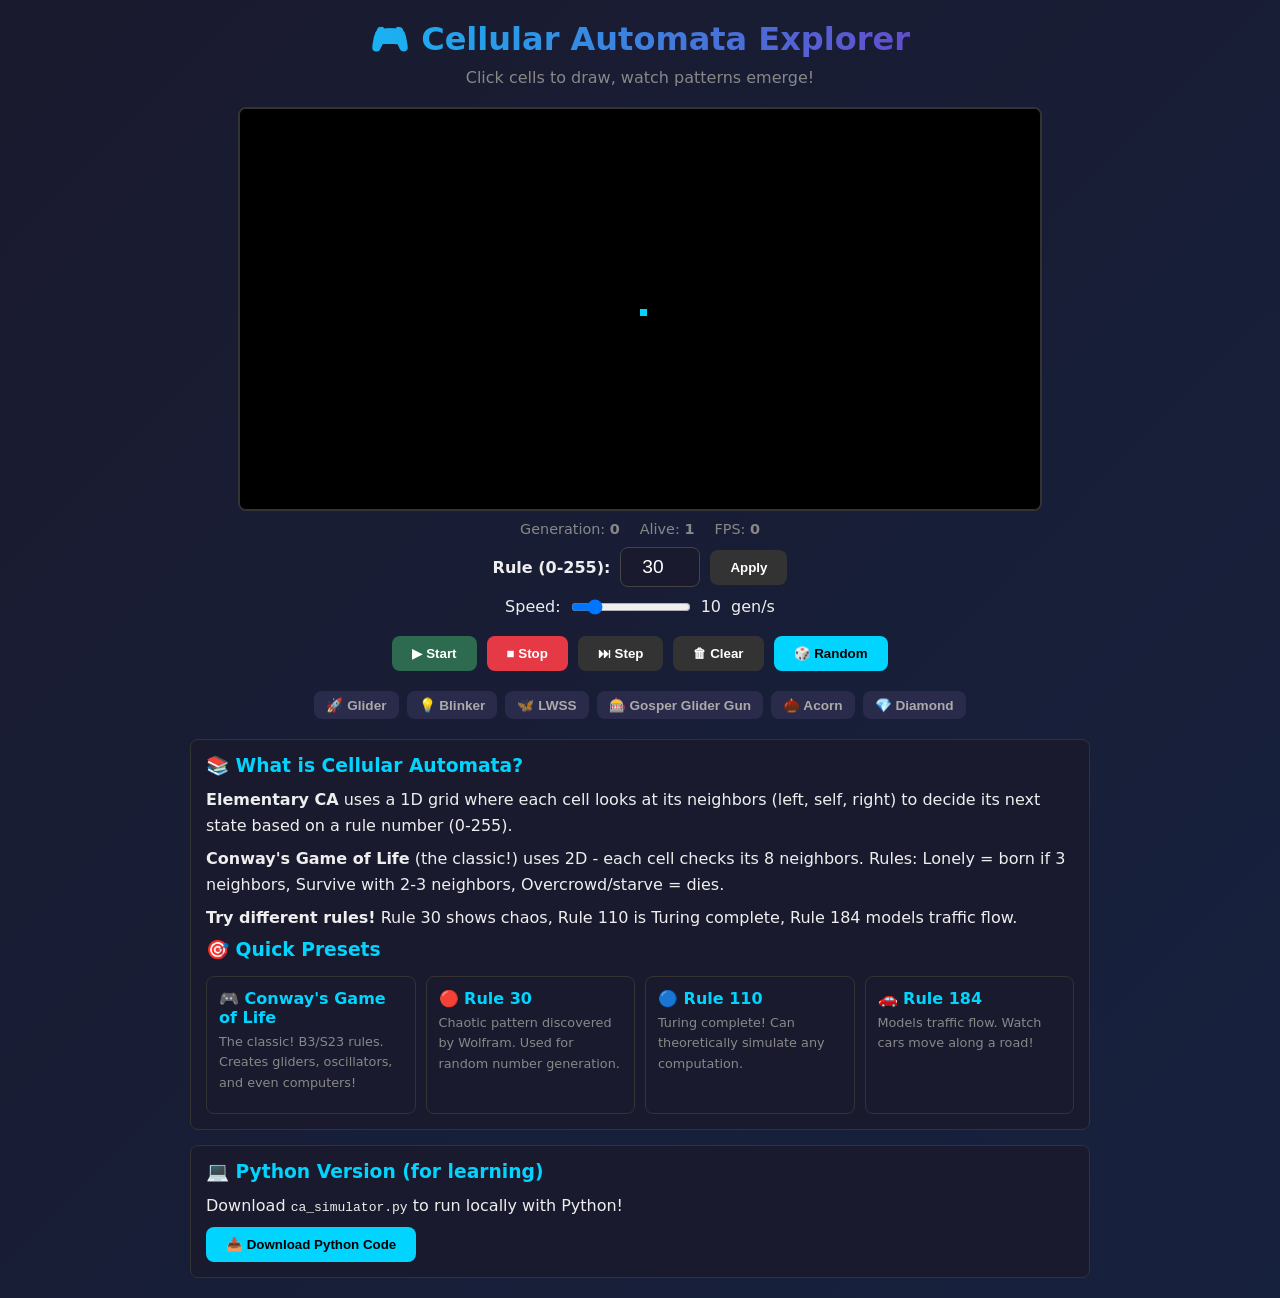
<file: cellular-automata/index.html>
<!DOCTYPE html>
<html lang="en">
<head>
    <meta charset="UTF-8">
    <meta name="viewport" content="width=device-width, initial-scale=1.0">
    <title>🎮 Cellular Automata Explorer</title>
    <style>
        * { margin: 0; padding: 0; box-sizing: border-box; }
        body {
            font-family: 'Segoe UI', system-ui, sans-serif;
            background: linear-gradient(135deg, #1a1a2e 0%, #16213e 100%);
            min-height: 100vh;
            color: #eee;
            padding: 20px;
        }
        h1 {
            text-align: center;
            margin-bottom: 10px;
            font-size: 2rem;
            background: linear-gradient(90deg, #00d4ff, #7b2cbf);
            -webkit-background-clip: text;
            -webkit-text-fill-color: transparent;
        }
        .subtitle {
            text-align: center;
            color: #888;
            margin-bottom: 20px;
        }
        .game-container {
            max-width: 900px;
            margin: 0 auto;
        }
        canvas {
            display: block;
            margin: 0 auto;
            border: 2px solid #333;
            border-radius: 8px;
            cursor: crosshair;
            background: #000;
        }
        .controls {
            display: flex;
            flex-wrap: wrap;
            gap: 10px;
            justify-content: center;
            margin: 20px 0;
        }
        button {
            padding: 10px 20px;
            border: none;
            border-radius: 8px;
            cursor: pointer;
            font-weight: 600;
            transition: all 0.2s;
        }
        .btn-primary { background: #00d4ff; color: #000; }
        .btn-primary:hover { background: #00b4d8; transform: translateY(-2px); }
        .btn-secondary { background: #333; color: #fff; }
        .btn-secondary:hover { background: #444; }
        .btn-danger { background: #e63946; color: #fff; }
        .btn-danger:hover { background: #d62839; }
        .btn-success { background: #2d6a4f; color: #fff; }
        .btn-success:hover { background: #40916c; }
        .presets {
            display: flex;
            flex-wrap: wrap;
            gap: 8px;
            justify-content: center;
            margin: 15px 0;
        }
        .presets button {
            padding: 6px 12px;
            font-size: 0.85rem;
            background: #2a2a4a;
            color: #aaa;
        }
        .presets button:hover { background: #3a3a5a; color: #fff; }
        .info {
            background: #1a1a2e;
            border: 1px solid #333;
            border-radius: 8px;
            padding: 15px;
            margin-top: 20px;
        }
        .info h3 { color: #00d4ff; margin-bottom: 10px; }
        .info p { margin-bottom: 8px; line-height: 1.6; }
        .rule-selector {
            display: flex;
            align-items: center;
            gap: 10px;
            justify-content: center;
            margin: 10px 0;
        }
        .rule-selector label { font-weight: 600; }
        .rule-selector input {
            width: 80px;
            padding: 8px;
            border-radius: 8px;
            border: 1px solid #444;
            background: #1a1a2e;
            color: #fff;
            text-align: center;
            font-size: 1.2rem;
        }
        .speed-control {
            display: flex;
            align-items: center;
            gap: 10px;
            justify-content: center;
            margin: 10px 0;
        }
        .speed-control input {
            width: 120px;
        }
        .stats {
            display: flex;
            gap: 20px;
            justify-content: center;
            margin: 10px 0;
            font-size: 0.9rem;
            color: #888;
        }
        .rules-grid {
            display: grid;
            grid-template-columns: repeat(auto-fit, minmax(200px, 1fr));
            gap: 10px;
            margin-top: 15px;
        }
        .rule-card {
            background: #1a1a2e;
            border: 1px solid #333;
            border-radius: 8px;
            padding: 12px;
            cursor: pointer;
            transition: all 0.2s;
        }
        .rule-card:hover {
            border-color: #00d4ff;
            transform: translateY(-2px);
        }
        .rule-card h4 { color: #00d4ff; font-size: 1rem; margin-bottom: 5px; }
        .rule-card p { font-size: 0.8rem; color: #888; }
    </style>
</head>
<body>
    <div class="game-container">
        <h1>🎮 Cellular Automata Explorer</h1>
        <p class="subtitle">Click cells to draw, watch patterns emerge!</p>
        
        <canvas id="canvas" width="800" height="400"></canvas>
        
        <div class="stats">
            <span>Generation: <strong id="gen">0</strong></span>
            <span>Alive: <strong id="alive">0</strong></span>
            <span>FPS: <strong id="fps">0</strong></span>
        </div>
        
        <div class="rule-selector">
            <label>Rule (0-255):</label>
            <input type="number" id="ruleInput" value="30" min="0" max="255">
            <button class="btn-secondary" onclick="applyRule()">Apply</button>
        </div>
        
        <div class="speed-control">
            <label>Speed:</label>
            <input type="range" id="speedSlider" min="1" max="60" value="10" onchange="updateSpeed()">
            <span id="speedVal">10</span> gen/s
        </div>
        
        <div class="controls">
            <button class="btn-success" onclick="startGame()">▶ Start</button>
            <button class="btn-danger" onclick="stopGame()">■ Stop</button>
            <button class="btn-secondary" onclick="stepGame()">⏭ Step</button>
            <button class="btn-secondary" onclick="clearGame()">🗑 Clear</button>
            <button class="btn-primary" onclick="randomize()">🎲 Random</button>
        </div>
        
        <div class="presets">
            <button onclick="loadPreset('glider')">🚀 Glider</button>
            <button onclick="loadPreset('blinker')">💡 Blinker</button>
            <button onclick="loadPreset('LWSS')">🦋 LWSS</button>
            <button onclick="loadPreset('gosper')">🎰 Gosper Glider Gun</button>
            <button onclick="loadPreset('acorn')">🌰 Acorn</button>
            <button onclick="loadPreset('diamond')">💎 Diamond</button>
        </div>
        
        <div class="info">
            <h3>📚 What is Cellular Automata?</h3>
            <p><strong>Elementary CA</strong> uses a 1D grid where each cell looks at its neighbors (left, self, right) to decide its next state based on a rule number (0-255).</p>
            <p><strong>Conway's Game of Life</strong> (the classic!) uses 2D - each cell checks its 8 neighbors. Rules: Lonely = born if 3 neighbors, Survive with 2-3 neighbors, Overcrowd/starve = dies.</p>
            <p><strong>Try different rules!</strong> Rule 30 shows chaos, Rule 110 is Turing complete, Rule 184 models traffic flow.</p>
            
            <h3>🎯 Quick Presets</h3>
            <div class="rules-grid">
                <div class="rule-card" onclick="loadGameOfLife()">
                    <h4>🎮 Conway's Game of Life</h4>
                    <p>The classic! B3/S23 rules. Creates gliders, oscillators, and even computers!</p>
                </div>
                <div class="rule-card" onclick="setRule(30)">
                    <h4>🔴 Rule 30</h4>
                    <p>Chaotic pattern discovered by Wolfram. Used for random number generation.</p>
                </div>
                <div class="rule-card" onclick="setRule(110)">
                    <h4>🔵 Rule 110</h4>
                    <p>Turing complete! Can theoretically simulate any computation.</p>
                </div>
                <div class="rule-card" onclick="setRule(184)">
                    <h4>🚗 Rule 184</h4>
                    <p>Models traffic flow. Watch cars move along a road!</p>
                </div>
            </div>
        </div>
        
        <div class="info" style="margin-top: 15px;">
            <h3>💻 Python Version (for learning)</h3>
            <p>Download <code>ca_simulator.py</code> to run locally with Python!</p>
            <button class="btn-primary" onclick="downloadPython()">📥 Download Python Code</button>
        </div>
    </div>

    <script>
        const canvas = document.getElementById('canvas');
        const ctx = canvas.getContext('2d');
        const CELL_SIZE = 8;
        const COLS = Math.floor(canvas.width / CELL_SIZE);
        const ROWS = Math.floor(canvas.height / CELL_SIZE);
        
        let grid = [];
        let running = false;
        let animationId;
        let lastFrame = 0;
        let frameCount = 0;
        let fps = 0;
        let currentMode = 'elementary';
        let rule = 30;
        let speed = 10;
        
        // Initialize grid
        function initGrid() {
            grid = [];
            for (let y = 0; y < ROWS; y++) {
                grid[y] = [];
                for (let x = 0; x < COLS; x++) {
                    grid[y][x] = 0;
                }
            }
        }
        
        // Draw the grid
        function draw() {
            ctx.fillStyle = '#000';
            ctx.fillRect(0, 0, canvas.width, canvas.height);
            
            for (let y = 0; y < ROWS; y++) {
                for (let x = 0; x < COLS; x++) {
                    if (grid[y][x]) {
                        ctx.fillStyle = currentMode === 'gameoflife' ? '#00ff88' : '#00d4ff';
                        ctx.fillRect(x * CELL_SIZE, y * CELL_SIZE, CELL_SIZE - 1, CELL_SIZE - 1);
                    }
                }
            }
            
            // Update stats
            let alive = 0;
            for (let y = 0; y < ROWS; y++) {
                for (let x = 0; x < COLS; x++) {
                    if (grid[y][x]) alive++;
                }
            }
            document.getElementById('alive').textContent = alive;
        }
        
        // Elementary CA step
        function elementaryStep() {
            const newGrid = [];
            for (let y = 0; y < ROWS; y++) {
                newGrid[y] = [];
                for (let x = 0; x < COLS; x++) {
                    const left = grid[y][(x - 1 + COLS) % COLS];
                    const center = grid[y][x];
                    const right = grid[y][(x + 1) % COLS];
                    const neighborhood = (left << 2) | (center << 1) | right;
                    newGrid[y][x] = (rule >> neighborhood) & 1;
                }
            }
            grid = newGrid;
        }
        
        // Game of Life step
        function gameOfLifeStep() {
            const newGrid = [];
            for (let y = 0; y < ROWS; y++) {
                newGrid[y] = [];
                for (let x = 0; x < COLS; x++) {
                    let neighbors = 0;
                    for (let dy = -1; dy <= 1; dy++) {
                        for (let dx = -1; dx <= 1; dx++) {
                            if (dx === 0 && dy === 0) continue;
                            const ny = (y + dy + ROWS) % ROWS;
                            const nx = (x + dx + COLS) % COLS;
                            neighbors += grid[ny][nx];
                        }
                    }
                    if (grid[y][x] === 1) {
                        newGrid[y][x] = (neighbors === 2 || neighbors === 3) ? 1 : 0;
                    } else {
                        newGrid[y][x] = (neighbors === 3) ? 1 : 0;
                    }
                }
            }
            grid = newGrid;
        }
        
        function step() {
            if (currentMode === 'gameoflife') {
                gameOfLifeStep();
            } else {
                elementaryStep();
            }
            document.getElementById('gen').textContent = parseInt(document.getElementById('gen').textContent) + 1;
            draw();
        }
        
        function gameLoop(timestamp) {
            if (!running) return;
            
            frameCount++;
            if (timestamp - lastFrame >= 1000) {
                fps = frameCount;
                frameCount = 0;
                lastFrame = timestamp;
                document.getElementById('fps').textContent = fps;
            }
            
            const interval = 1000 / speed;
            if (timestamp - lastFrame >= interval) {
                step();
            }
            
            animationId = requestAnimationFrame(gameLoop);
        }
        
        function startGame() {
            if (running) return;
            running = true;
            lastFrame = performance.now();
            animationId = requestAnimationFrame(gameLoop);
        }
        
        function stopGame() {
            running = false;
            if (animationId) cancelAnimationFrame(animationId);
        }
        
        function stepGame() {
            stopGame();
            step();
        }
        
        function clearGame() {
            stopGame();
            initGrid();
            document.getElementById('gen').textContent = '0';
            draw();
        }
        
        function randomize() {
            stopGame();
            for (let y = 0; y < ROWS; y++) {
                for (let x = 0; x < COLS; x++) {
                    grid[y][x] = Math.random() < 0.3 ? 1 : 0;
                }
            }
            document.getElementById('gen').textContent = '0';
            draw();
        }
        
        function applyRule() {
            rule = parseInt(document.getElementById('ruleInput').value) || 30;
            currentMode = 'elementary';
        }
        
        function setRule(r) {
            rule = r;
            document.getElementById('ruleInput').value = r;
            currentMode = 'elementary';
            stopGame();
            initGrid();
            // Set center row to single black cell
            grid[Math.floor(ROWS/2)][Math.floor(COLS/2)] = 1;
            draw();
        }
        
        function loadGameOfLife() {
            stopGame();
            currentMode = 'gameoflife';
            initGrid();
            document.getElementById('ruleInput').value = 'GOL';
            draw();
        }
        
        function updateSpeed() {
            speed = parseInt(document.getElementById('speedSlider').value);
            document.getElementById('speedVal').textContent = speed;
        }
        
        function loadPreset(name) {
            stopGame();
            initGrid();
            document.getElementById('gen').textContent = '0';
            
            const cx = Math.floor(COLS / 2);
            const cy = Math.floor(ROWS / 2);
            
            if (currentMode !== 'gameoflife') {
                currentMode = 'gameoflife';
                document.getElementById('ruleInput').value = 'GOL';
            }
            
            switch(name) {
                case 'glider':
                    grid[cy-1][cx] = 1;
                    grid[cy][cx+1] = 1;
                    grid[cy+1][cx-1] = 1;
                    grid[cy+1][cx] = 1;
                    grid[cy+1][cx+1] = 1;
                    break;
                case 'blinker':
                    grid[cy][cx-1] = 1;
                    grid[cy][cx] = 1;
                    grid[cy][cx+1] = 1;
                    break;
                case 'LWSS':
                    // Lightweight spaceship
                    grid[cy-1][cx-1] = 1;
                    grid[cy-1][cx+1] = 1;
                    grid[cy][cx-2] = 1;
                    grid[cy][cx+2] = 1;
                    grid[cy+1][cx-2] = 1;
                    grid[cy+1][cx+2] = 1;
                    grid[cy+2][cx-1] = 1;
                    grid[cy+2][cx] = 1;
                    break;
                case 'gosper':
                    // Glider gun (simplified)
                    for (let i = 0; i < 36; i++) grid[cy][cx-17+i] = (i === 0 || i === 34) ? 1 : 0;
                    grid[cy+1][cx-16] = 1;
                    grid[cy+1][cx-14] = 1;
                    grid[cy+2][cx-16] = 1;
                    grid[cy+2][cx-15] = 1;
                    break;
                case 'acorn':
                    grid[cy][cx+1] = 1;
                    grid[cy+1][cx-1] = 1;
                    grid[cy+1][cx] = 1;
                    grid[cy+1][cx+3] = 1;
                    grid[cy+1][cx+4] = 1;
                    grid[cy+1][cx+5] = 1;
                    grid[cy+1][cx+6] = 1;
                    break;
                case 'diamond':
                    for (let i = -10; i <= 10; i++) {
                        grid[cy+i][cx] = 1;
                        grid[cy][cx+i] = 1;
                    }
                    break;
            }
            draw();
        }
        
        function downloadPython() {
            const code = `# Cellular Automata Simulator
# Run: python ca_simulator.py

import matplotlib.pyplot as plt
import matplotlib.animation as animation
import numpy as np

class CellularAutomata:
    def __init__(self, width=100, height=100, rule=30, mode='elementary'):
        self.width = width
        self.height = height
        self.rule = rule
        self.mode = mode
        self.grid = np.zeros((height, width), dtype=int)
        
    def elementary_step(self):
        """Elementary CA: 1D with neighbors left, center, right"""
        new_grid = np.zeros_like(self.grid)
        for y in range(self.height):
            for x in range(self.width):
                left = self.grid[y, (x-1) % self.width]
                center = self.grid[y, x]
                right = self.grid[y, (x+1) % self.width]
                neighborhood = (left << 2) | (center << 1) | right
                new_grid[y, x] = (self.rule >> neighborhood) & 1
        self.grid = new_grid
        
    def gol_step(self):
        """Conway's Game of Life: B3/S23"""
        new_grid = self.grid.copy()
        for y in range(self.height):
            for x in range(self.width):
                neighbors = 0
                for dy in [-1, 0, 1]:
                    for dx in [-1, 0, 1]:
                        if dx == 0 and dy == 0: continue
                        ny, nx = (y + dy) % self.height, (x + dx) % self.width
                        neighbors += self.grid[ny, nx]
                if self.grid[y, x] == 1:
                    new_grid[y, x] = 1 if neighbors in [2, 3] else 0
                else:
                    new_grid[y, x] = 1 if neighbors == 3 else 0
        self.grid = new_grid
        
    def step(self):
        if self.mode == 'elementary':
            self.elementary_step()
        else:
            self.gol_step()
            
    def set_initial_pattern(self, pattern_type='random'):
        self.grid.fill(0)
        if pattern_type == 'random':
            self.grid[0, :] = np.random.randint(0, 2, self.width)
        elif pattern_type == 'single':
            self.grid[0, self.width//2] = 1
        elif pattern_type == 'glider':
            cx, cy = self.width//2, self.height//2
            self.grid[cy, cx] = 1
            self.grid[cy-1, cx+1] = 1
            self.grid[cy+1, cx-1] = 1
            self.grid[cy+1, cx] = 1
            self.grid[cy+1, cx+1] = 1
            
    def draw(self, ax):
        ax.clear()
        ax.imshow(self.grid, cmap='Blues', interpolation='nearest')
        ax.axis('off')

def main():
    print("🎮 Cellular Automata Simulator")
    print("1. Elementary CA (1D)")
    print("2. Game of Life (2D)")
    choice = input("Choose mode (1/2): ")
    
    ca = CellularAutomata(width=100, height=100, rule=30)
    
    if choice == '1':
        ca.mode = 'elementary'
        rule = int(input("Enter rule (0-255): ") or "30")
        ca.rule = rule
        ca.set_initial_pattern('single')
        print(f"Rule {rule}: Binary = {bin(rule).zfill(8)}")
    else:
        ca.mode = 'gameoflife'
        ca.set_initial_pattern('glider')
        
    # Simple animation
    fig, ax = plt.subplots(figsize=(8, 8))
    
    def update(frame):
        ca.step()
        ca.draw(ax)
        
    ani = animation.FuncAnimation(fig, update, frames=100, interval=100, repeat=False)
    plt.show()

if __name__ == "__main__":
    main()
`;
            
            const blob = new Blob([code], {type: 'text/plain'});
            const url = URL.createObjectURL(blob);
            const a = document.createElement('a');
            a.href = url;
            a.download = 'ca_simulator.py';
            a.click();
            URL.revokeObjectURL(url);
        }
        
        // Mouse input for drawing
        let drawing = false;
        canvas.addEventListener('mousedown', (e) => { drawing = true; toggleCell(e); });
        canvas.addEventListener('mousemove', (e) => { if (drawing) toggleCell(e); });
        canvas.addEventListener('mouseup', () => { drawing = false; });
        canvas.addEventListener('mouseleave', () => { drawing = false; });
        
        function toggleCell(e) {
            const rect = canvas.getBoundingClientRect();
            const x = Math.floor((e.clientX - rect.left) / CELL_SIZE);
            const y = Math.floor((e.clientY - rect.top) / CELL_SIZE);
            if (x >= 0 && x < COLS && y >= 0 && y < ROWS) {
                grid[y][x] = grid[y][x] ? 0 : 1;
                draw();
            }
        }
        
        // Initialize
        initGrid();
        grid[Math.floor(ROWS/2)][Math.floor(COLS/2)] = 1;
        draw();
    </script>
</body>
</html>
</file>
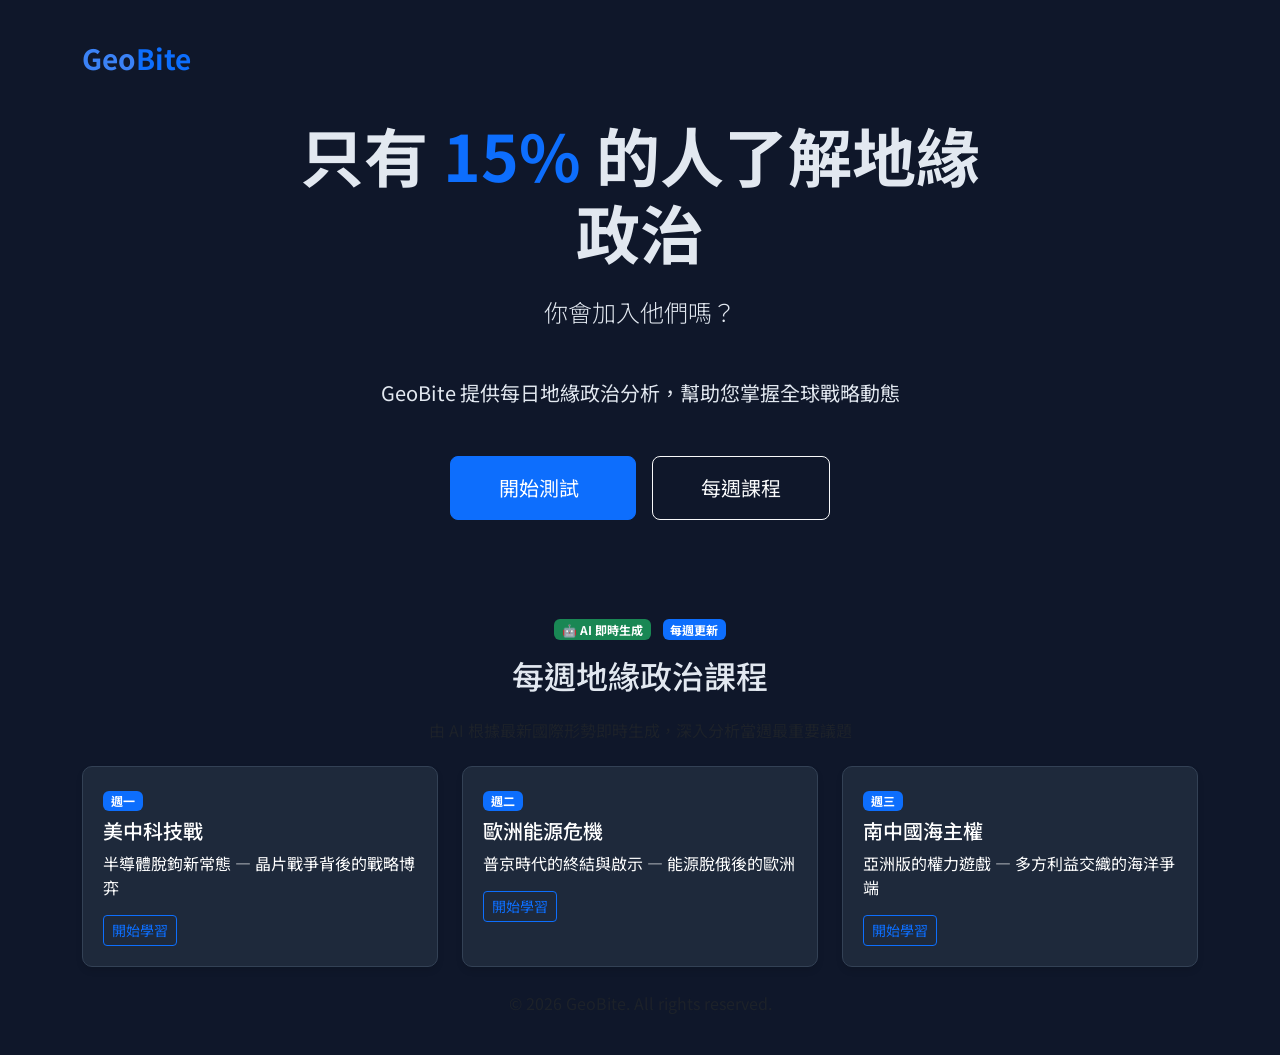
<file: geobite/index.html>
<!DOCTYPE html>
<html lang="zh-HK">
<head>
    <meta charset="UTF-8">
    <meta name="viewport" content="width=device-width, initial-scale=1.0">
    <title>GeoBite - 地緣政治智慧平台</title>
    <link href="https://cdn.jsdelivr.net/npm/bootstrap@5.3.0/dist/css/bootstrap.min.css" rel="stylesheet">
    <link href="https://fonts.googleapis.com/css2?family=Noto+Sans+HK:wght@300;400;500;700&display=swap" rel="stylesheet">
    <link rel="stylesheet" href="css/style.css">
</head>
<body>
    <div class="container-fluid min-vh-100 d-flex flex-column">
        <!-- Header -->
        <header class="py-4">
            <div class="container">
                <nav class="navbar navbar-expand-lg navbar-dark">
                    <a class="navbar-brand fw-bold fs-3" href="#">
                        <span class="geo">Geo</span><span class="bite text-primary">Bite</span>
                    </a>
                </nav>
            </div>
        </header>

        <!-- Main Content -->
        <main class="flex-fill d-flex align-items-center">
            <div class="container">
                <div class="row justify-content-center">
                    <div class="col-lg-8 text-center">
                        <h1 class="display-3 fw-bold mb-4">
                            只有 <span class="text-primary">15%</span> 的人了解地緣政治
                        </h1>
                        <p class="lead fs-4 mb-5">
                            你會加入他們嗎？
                        </p>
                        
                        <div class="mb-5">
                            <p class="fs-5">GeoBite 提供每日地緣政治分析，幫助您掌握全球戰略動態</p>
                        </div>
                        
                        <div class="d-grid gap-3 d-md-flex justify-content-center">
                            <a href="quiz.html" class="btn btn-primary btn-lg px-5 py-3 fs-5">
                                開始測試 <i class="bi bi-arrow-right ms-2"></i>
                            </a>
                            <a href="#daily" class="btn btn-outline-light btn-lg px-5 py-3 fs-5">
                                每週課程
                            </a>
                        </div>
                    </div>
                </div>
                
                <!-- AI 課程預覽 -->
                <div class="row mt-5 pt-5" id="daily">
                    <div class="col-12">
                        <div class="text-center mb-3">
                            <span class="badge bg-success me-2">🤖 AI 即時生成</span>
                            <span class="badge bg-primary">每週更新</span>
                        </div>
                        <h2 class="text-center mb-4">每週地緣政治課程</h2>
                        <p class="text-center text-muted mb-4">由 AI 根據最新國際形勢即時生成，深入分析當週最重要議題</p>
                        <div class="row g-4">
                            <div class="col-md-4">
                                <div class="card bg-card text-white h-100">
                                    <div class="card-body">
                                        <span class="badge bg-primary mb-2">週一</span>
                                        <h5 class="card-title">美中科技戰</h5>
                                        <p class="card-text">半導體脫鉤新常態 — 晶片戰爭背後的戰略博弈</p>
                                        <a href="daily/monday.html" class="btn btn-sm btn-outline-primary">開始學習</a>
                                    </div>
                                </div>
                            </div>
                            <div class="col-md-4">
                                <div class="card bg-card text-white h-100">
                                    <div class="card-body">
                                        <span class="badge bg-primary mb-2">週二</span>
                                        <h5 class="card-title">歐洲能源危機</h5>
                                        <p class="card-text">普京時代的終結與啟示 — 能源脫俄後的歐洲</p>
                                        <a href="daily/tuesday.html" class="btn btn-sm btn-outline-primary">開始學習</a>
                                    </div>
                                </div>
                            </div>
                            <div class="col-md-4">
                                <div class="card bg-card text-white h-100">
                                    <div class="card-body">
                                        <span class="badge bg-primary mb-2">週三</span>
                                        <h5 class="card-title">南中國海主權</h5>
                                        <p class="card-text">亞洲版的權力遊戲 — 多方利益交織的海洋爭端</p>
                                        <a href="daily/wednesday.html" class="btn btn-sm btn-outline-primary">開始學習</a>
                                    </div>
                                </div>
                            </div>
                        </div>
                    </div>
                </div>
            </div>
        </main>

        <!-- Footer -->
        <footer class="py-4 mt-auto">
            <div class="container text-center">
                <p class="text-muted">&copy; 2026 GeoBite. All rights reserved.</p>
            </div>
        </footer>
    </div>

    <script src="https://cdn.jsdelivr.net/npm/bootstrap@5.3.0/dist/js/bootstrap.bundle.min.js"></script>
</body>
</html>
</file>
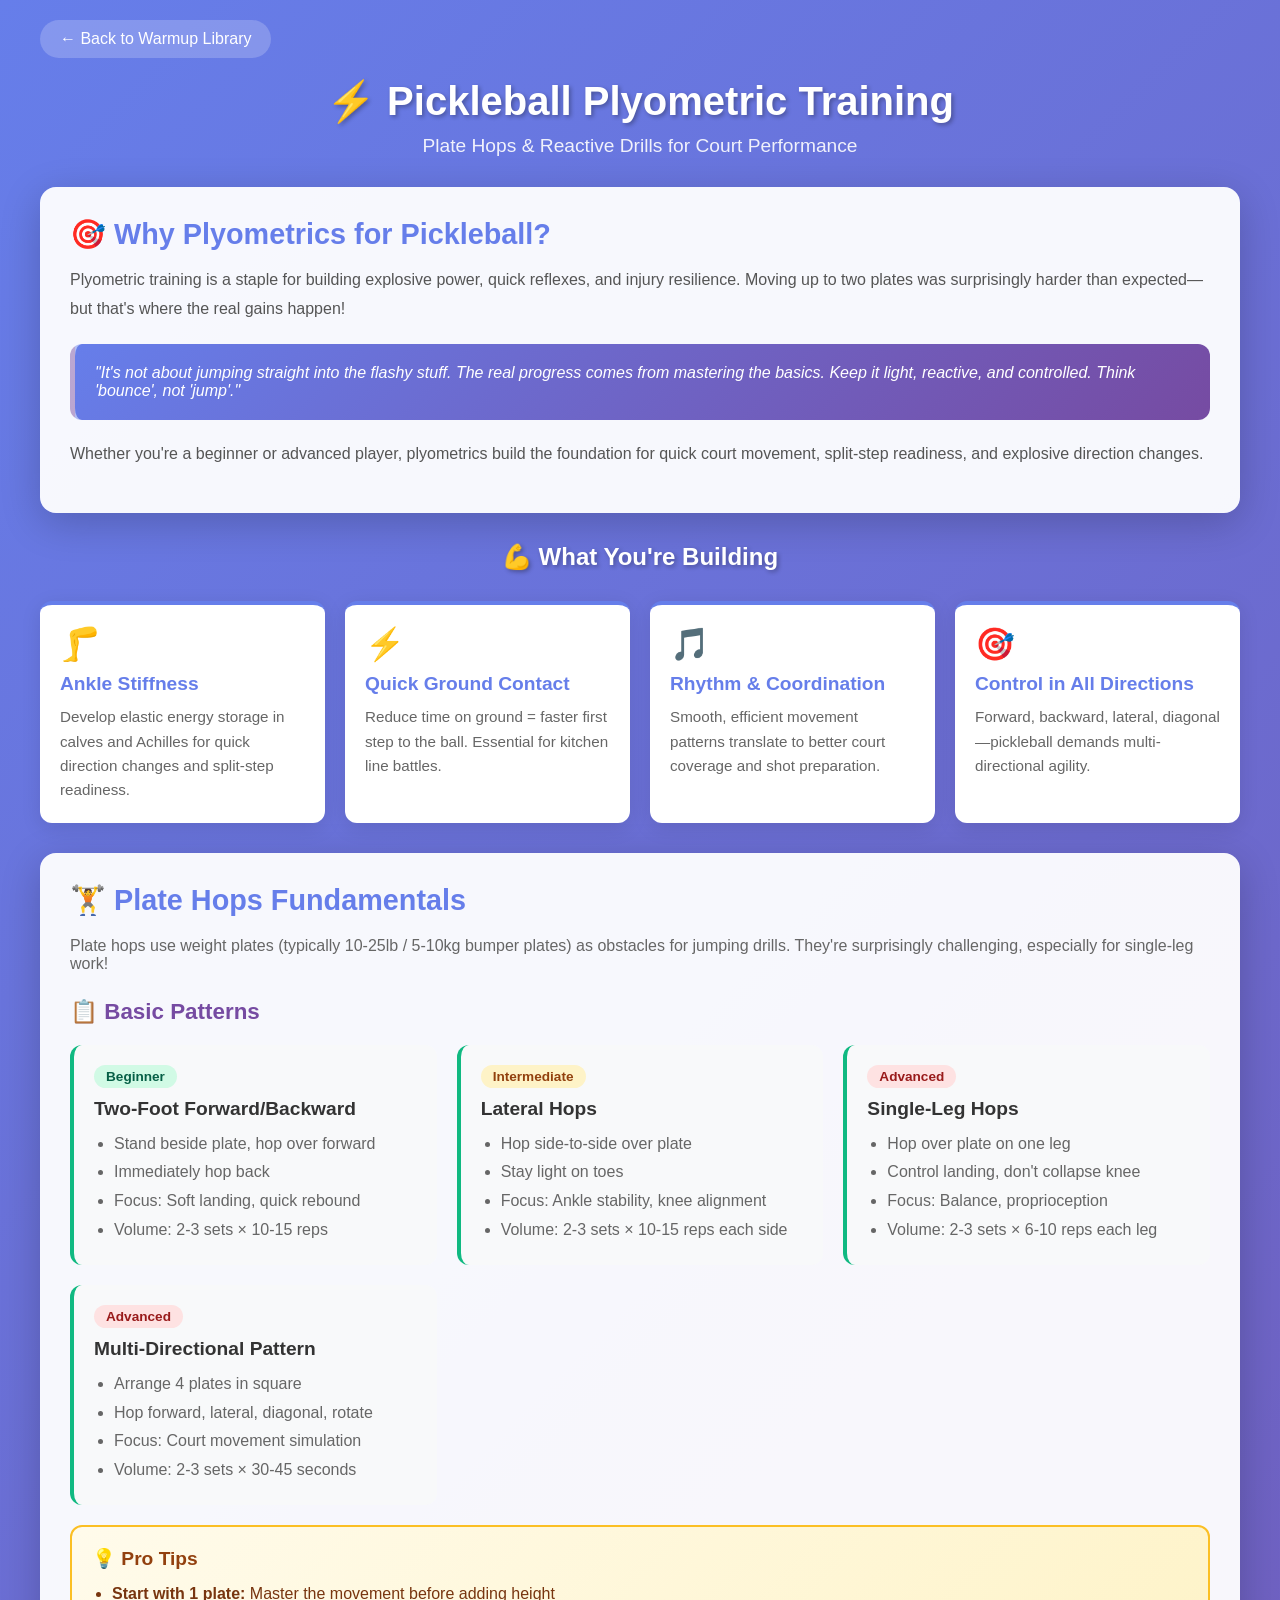
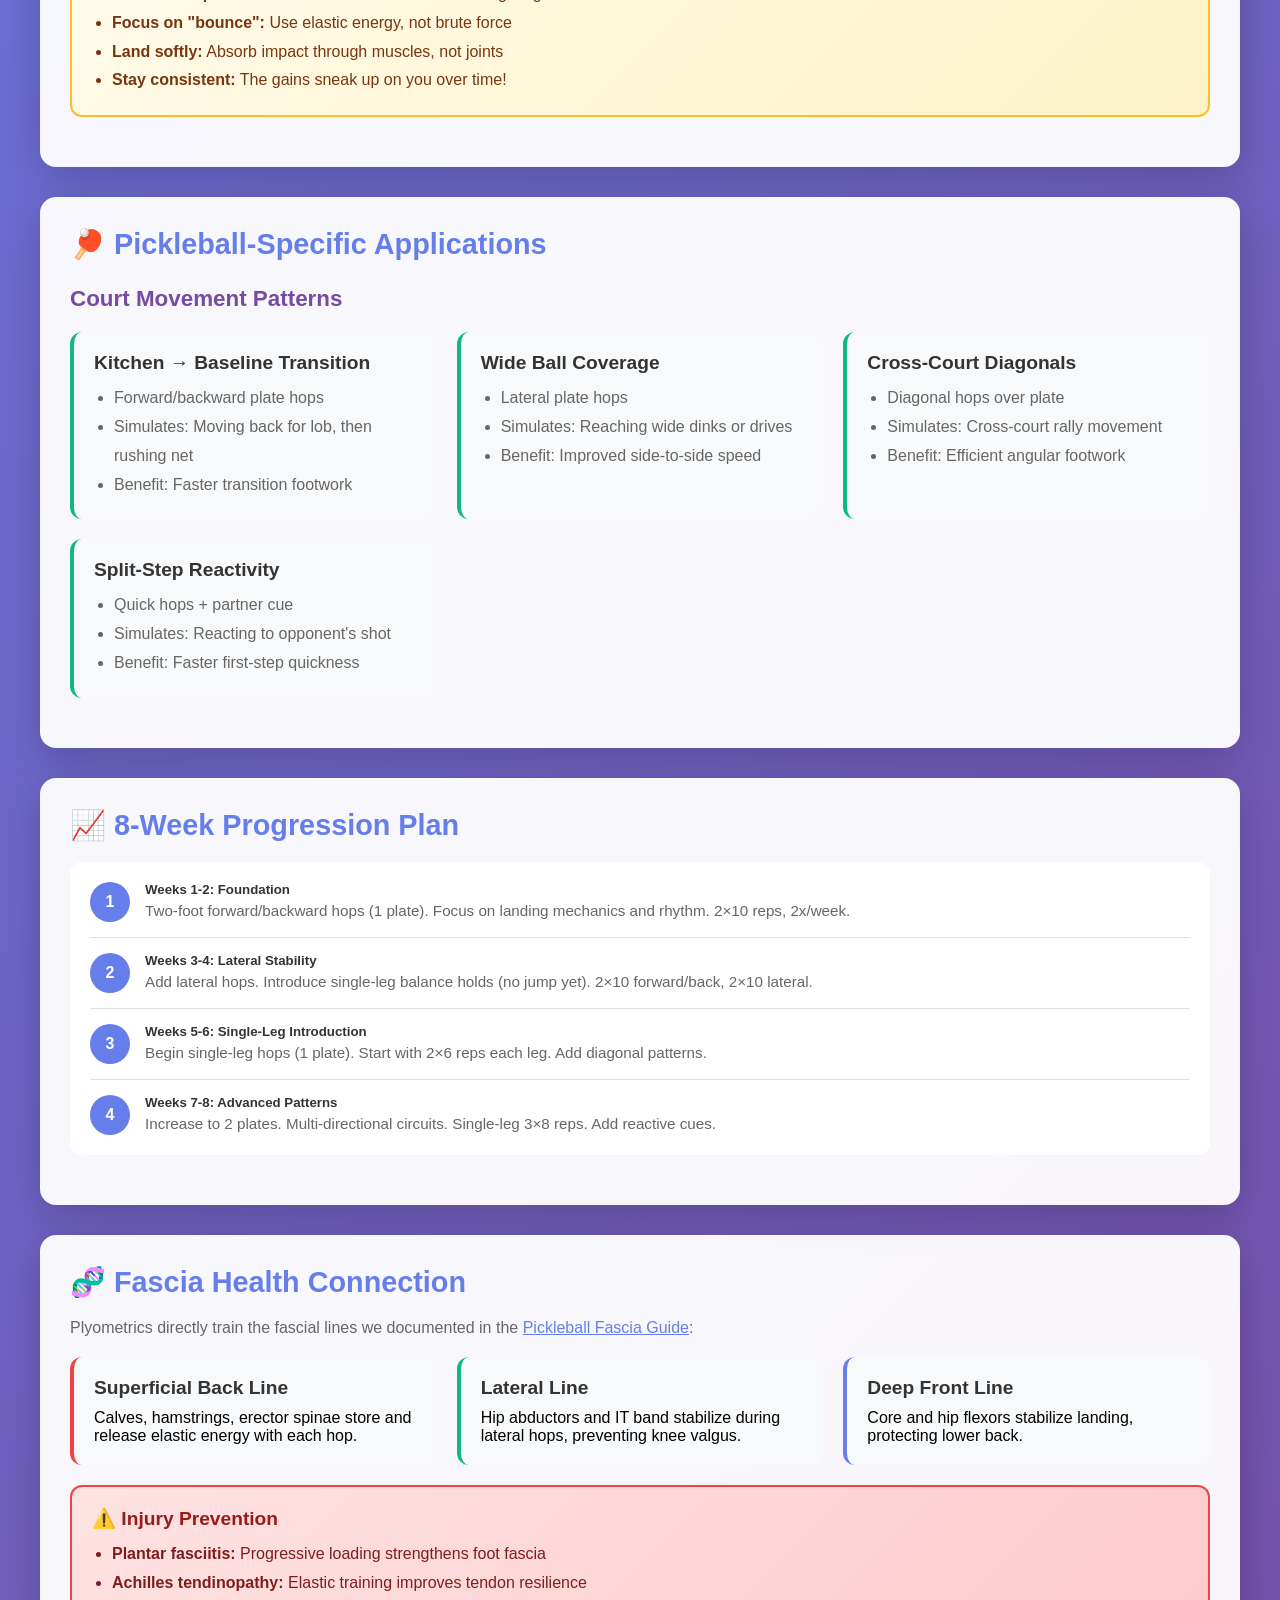
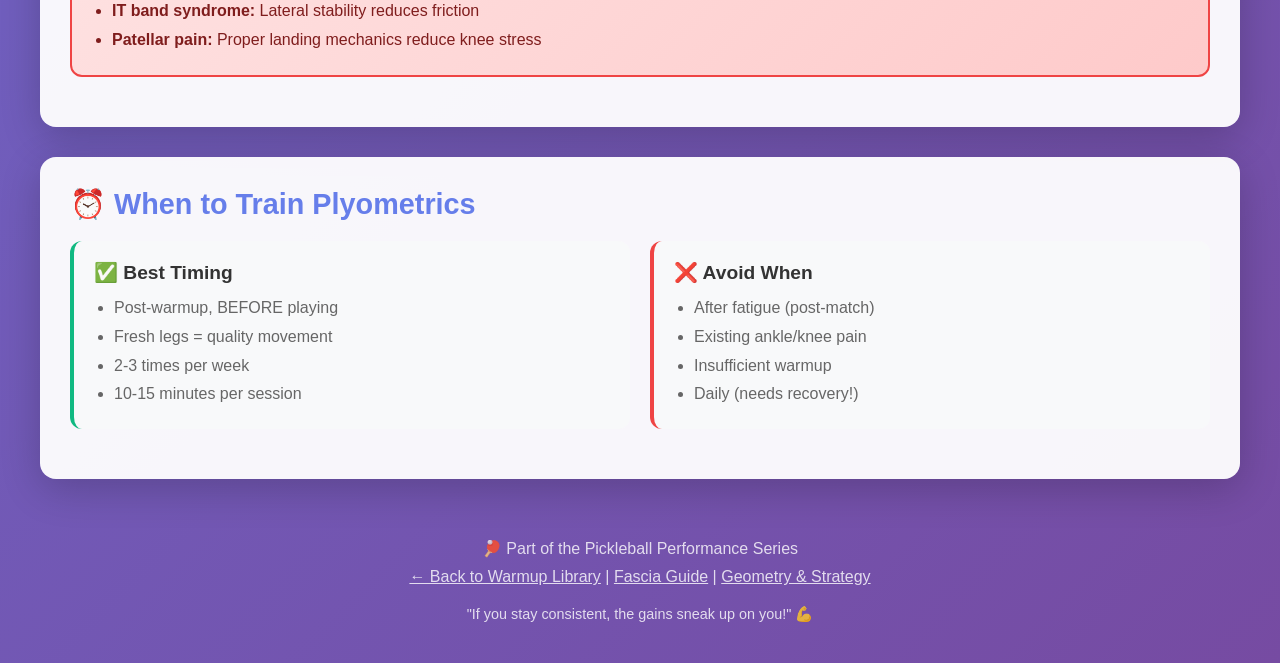
<file: plyometric-training/index.html>
<!DOCTYPE html>
<html lang="zh-HK">
<head>
    <meta charset="UTF-8">
    <meta name="viewport" content="width=device-width, initial-scale=1.0">
    <title>🏓 Pickleball Plyometric Training | Plate Hops & Reactive Drills</title>
    <style>
        * { margin: 0; padding: 0; box-sizing: border-box; }
        body {
            font-family: -apple-system, BlinkMacSystemFont, 'Segoe UI', Roboto, sans-serif;
            background: linear-gradient(135deg, #667eea 0%, #764ba2 100%);
            min-height: 100vh;
            padding: 20px;
        }
        .container {
            max-width: 1200px;
            margin: 0 auto;
        }
        .header {
            text-align: center;
            color: white;
            margin-bottom: 30px;
        }
        .header h1 {
            font-size: 2.5em;
            margin-bottom: 10px;
            text-shadow: 2px 2px 4px rgba(0,0,0,0.3);
        }
        .header p {
            font-size: 1.2em;
            opacity: 0.9;
        }
        .back-link {
            display: inline-block;
            background: rgba(255,255,255,0.2);
            color: white;
            padding: 10px 20px;
            border-radius: 25px;
            text-decoration: none;
            margin-bottom: 20px;
            transition: all 0.3s;
        }
        .back-link:hover {
            background: rgba(255,255,255,0.3);
            transform: translateY(-2px);
        }
        
        /* Intro Card */
        .intro-card {
            background: rgba(255,255,255,0.95);
            border-radius: 16px;
            padding: 30px;
            margin-bottom: 30px;
            box-shadow: 0 10px 40px rgba(0,0,0,0.2);
        }
        .intro-card h2 {
            color: #667eea;
            margin-bottom: 15px;
            font-size: 1.8em;
        }
        .intro-card p {
            color: #555;
            line-height: 1.8;
            margin-bottom: 15px;
        }
        .quote-box {
            background: linear-gradient(135deg, #667eea 0%, #764ba2 100%);
            color: white;
            padding: 20px;
            border-radius: 12px;
            margin: 20px 0;
            font-style: italic;
            border-left: 5px solid rgba(255,255,255,0.5);
        }
        
        /* Benefits Grid */
        .benefits-grid {
            display: grid;
            grid-template-columns: repeat(auto-fit, minmax(250px, 1fr));
            gap: 20px;
            margin: 30px 0;
        }
        .benefit-card {
            background: white;
            padding: 20px;
            border-radius: 12px;
            box-shadow: 0 5px 20px rgba(0,0,0,0.1);
            border-top: 4px solid #667eea;
        }
        .benefit-card h3 {
            color: #667eea;
            margin-bottom: 10px;
            font-size: 1.2em;
        }
        .benefit-card p {
            color: #666;
            font-size: 0.95em;
            line-height: 1.6;
        }
        .benefit-icon {
            font-size: 2em;
            margin-bottom: 10px;
        }
        
        /* Exercise Sections */
        .exercise-section {
            background: rgba(255,255,255,0.95);
            border-radius: 16px;
            padding: 30px;
            margin-bottom: 30px;
            box-shadow: 0 10px 40px rgba(0,0,0,0.2);
        }
        .exercise-section h2 {
            color: #667eea;
            margin-bottom: 20px;
            font-size: 1.8em;
            display: flex;
            align-items: center;
            gap: 10px;
        }
        .exercise-section h3 {
            color: #764ba2;
            margin: 25px 0 15px;
            font-size: 1.4em;
        }
        
        /* Exercise Cards */
        .exercise-grid {
            display: grid;
            grid-template-columns: repeat(auto-fit, minmax(300px, 1fr));
            gap: 20px;
            margin: 20px 0;
        }
        .exercise-card {
            background: #f8f9fa;
            border-radius: 12px;
            padding: 20px;
            border-left: 4px solid #10b981;
        }
        .exercise-card h4 {
            color: #333;
            margin-bottom: 10px;
            font-size: 1.2em;
        }
        .exercise-card ul {
            color: #666;
            margin-left: 20px;
            line-height: 1.8;
        }
        .exercise-card .difficulty {
            display: inline-block;
            padding: 4px 12px;
            border-radius: 20px;
            font-size: 0.85em;
            font-weight: 600;
            margin-bottom: 10px;
        }
        .difficulty-beginner { background: #d1fae5; color: #065f46; }
        .difficulty-intermediate { background: #fef3c7; color: #92400e; }
        .difficulty-advanced { background: #fee2e2; color: #991b1b; }
        
        /* Tips Box */
        .tips-box {
            background: linear-gradient(135deg, #fffbeb 0%, #fef3c7 100%);
            border: 2px solid #fbbf24;
            border-radius: 12px;
            padding: 20px;
            margin: 20px 0;
        }
        .tips-box h4 {
            color: #92400e;
            margin-bottom: 10px;
            font-size: 1.2em;
        }
        .tips-box ul {
            color: #78350f;
            margin-left: 20px;
            line-height: 1.8;
        }
        
        /* Warning Box */
        .warning-box {
            background: linear-gradient(135deg, #fee2e2 0%, #fecaca 100%);
            border: 2px solid #ef4444;
            border-radius: 12px;
            padding: 20px;
            margin: 20px 0;
        }
        .warning-box h4 {
            color: #991b1b;
            margin-bottom: 10px;
            font-size: 1.2em;
        }
        .warning-box ul {
            color: #7f1d1d;
            margin-left: 20px;
            line-height: 1.8;
        }
        
        /* Progression Timeline */
        .progression-timeline {
            background: white;
            border-radius: 12px;
            padding: 20px;
            margin: 20px 0;
        }
        .progression-step {
            display: flex;
            gap: 15px;
            margin-bottom: 15px;
            padding-bottom: 15px;
            border-bottom: 1px solid #e0e0e0;
        }
        .progression-step:last-child {
            border-bottom: none;
            margin-bottom: 0;
            padding-bottom: 0;
        }
        .step-number {
            background: #667eea;
            color: white;
            width: 40px;
            height: 40px;
            border-radius: 50%;
            display: flex;
            align-items: center;
            justify-content: center;
            font-weight: 700;
            flex-shrink: 0;
        }
        .step-content h5 {
            color: #333;
            margin-bottom: 5px;
        }
        .step-content p {
            color: #666;
            font-size: 0.95em;
        }
        
        /* Footer */
        .footer {
            text-align: center;
            color: white;
            margin-top: 40px;
            padding: 20px;
            opacity: 0.8;
        }
        .footer a {
            color: white;
            text-decoration: underline;
        }
    </style>
</head>
<body>
    <div class="container">
        <a href="/exercise-gif-library" class="back-link">← Back to Warmup Library</a>
        
        <div class="header">
            <h1>⚡ Pickleball Plyometric Training</h1>
            <p>Plate Hops & Reactive Drills for Court Performance</p>
        </div>
        
        <!-- Introduction -->
        <div class="intro-card">
            <h2>🎯 Why Plyometrics for Pickleball?</h2>
            <p>
                Plyometric training is a staple for building explosive power, quick reflexes, and injury resilience. 
                Moving up to two plates was surprisingly harder than expected—but that's where the real gains happen!
            </p>
            
            <div class="quote-box">
                "It's not about jumping straight into the flashy stuff. The real progress comes from mastering the basics. 
                Keep it light, reactive, and controlled. Think 'bounce', not 'jump'."
            </div>
            
            <p>
                Whether you're a beginner or advanced player, plyometrics build the foundation for quick court movement, 
                split-step readiness, and explosive direction changes.
            </p>
        </div>
        
        <!-- Benefits -->
        <h2 style="color: white; text-align: center; margin-bottom: 20px; text-shadow: 2px 2px 4px rgba(0,0,0,0.3);">
            💪 What You're Building
        </h2>
        <div class="benefits-grid">
            <div class="benefit-card">
                <div class="benefit-icon">🦵</div>
                <h3>Ankle Stiffness</h3>
                <p>Develop elastic energy storage in calves and Achilles for quick direction changes and split-step readiness.</p>
            </div>
            <div class="benefit-card">
                <div class="benefit-icon">⚡</div>
                <h3>Quick Ground Contact</h3>
                <p>Reduce time on ground = faster first step to the ball. Essential for kitchen line battles.</p>
            </div>
            <div class="benefit-card">
                <div class="benefit-icon">🎵</div>
                <h3>Rhythm & Coordination</h3>
                <p>Smooth, efficient movement patterns translate to better court coverage and shot preparation.</p>
            </div>
            <div class="benefit-card">
                <div class="benefit-icon">🎯</div>
                <h3>Control in All Directions</h3>
                <p>Forward, backward, lateral, diagonal—pickleball demands multi-directional agility.</p>
            </div>
        </div>
        
        <!-- Plate Hops Section -->
        <div class="exercise-section">
            <h2>🏋️ Plate Hops Fundamentals</h2>
            <p style="color: #666; margin-bottom: 20px;">
                Plate hops use weight plates (typically 10-25lb / 5-10kg bumper plates) as obstacles for jumping drills. 
                They're surprisingly challenging, especially for single-leg work!
            </p>
            
            <h3>📋 Basic Patterns</h3>
            <div class="exercise-grid">
                <div class="exercise-card">
                    <span class="difficulty difficulty-beginner">Beginner</span>
                    <h4>Two-Foot Forward/Backward</h4>
                    <ul>
                        <li>Stand beside plate, hop over forward</li>
                        <li>Immediately hop back</li>
                        <li>Focus: Soft landing, quick rebound</li>
                        <li>Volume: 2-3 sets × 10-15 reps</li>
                    </ul>
                </div>
                
                <div class="exercise-card">
                    <span class="difficulty difficulty-intermediate">Intermediate</span>
                    <h4>Lateral Hops</h4>
                    <ul>
                        <li>Hop side-to-side over plate</li>
                        <li>Stay light on toes</li>
                        <li>Focus: Ankle stability, knee alignment</li>
                        <li>Volume: 2-3 sets × 10-15 reps each side</li>
                    </ul>
                </div>
                
                <div class="exercise-card">
                    <span class="difficulty difficulty-advanced">Advanced</span>
                    <h4>Single-Leg Hops</h4>
                    <ul>
                        <li>Hop over plate on one leg</li>
                        <li>Control landing, don't collapse knee</li>
                        <li>Focus: Balance, proprioception</li>
                        <li>Volume: 2-3 sets × 6-10 reps each leg</li>
                    </ul>
                </div>
                
                <div class="exercise-card">
                    <span class="difficulty difficulty-advanced">Advanced</span>
                    <h4>Multi-Directional Pattern</h4>
                    <ul>
                        <li>Arrange 4 plates in square</li>
                        <li>Hop forward, lateral, diagonal, rotate</li>
                        <li>Focus: Court movement simulation</li>
                        <li>Volume: 2-3 sets × 30-45 seconds</li>
                    </ul>
                </div>
            </div>
            
            <div class="tips-box">
                <h4>💡 Pro Tips</h4>
                <ul>
                    <li><strong>Start with 1 plate:</strong> Master the movement before adding height</li>
                    <li><strong>Focus on "bounce":</strong> Use elastic energy, not brute force</li>
                    <li><strong>Land softly:</strong> Absorb impact through muscles, not joints</li>
                    <li><strong>Stay consistent:</strong> The gains sneak up on you over time!</li>
                </ul>
            </div>
        </div>
        
        <!-- Pickleball-Specific Section -->
        <div class="exercise-section">
            <h2>🏓 Pickleball-Specific Applications</h2>
            
            <h3>Court Movement Patterns</h3>
            <div class="exercise-grid">
                <div class="exercise-card">
                    <h4>Kitchen → Baseline Transition</h4>
                    <ul>
                        <li>Forward/backward plate hops</li>
                        <li>Simulates: Moving back for lob, then rushing net</li>
                        <li>Benefit: Faster transition footwork</li>
                    </ul>
                </div>
                
                <div class="exercise-card">
                    <h4>Wide Ball Coverage</h4>
                    <ul>
                        <li>Lateral plate hops</li>
                        <li>Simulates: Reaching wide dinks or drives</li>
                        <li>Benefit: Improved side-to-side speed</li>
                    </ul>
                </div>
                
                <div class="exercise-card">
                    <h4>Cross-Court Diagonals</h4>
                    <ul>
                        <li>Diagonal hops over plate</li>
                        <li>Simulates: Cross-court rally movement</li>
                        <li>Benefit: Efficient angular footwork</li>
                    </ul>
                </div>
                
                <div class="exercise-card">
                    <h4>Split-Step Reactivity</h4>
                    <ul>
                        <li>Quick hops + partner cue</li>
                        <li>Simulates: Reacting to opponent's shot</li>
                        <li>Benefit: Faster first-step quickness</li>
                    </ul>
                </div>
            </div>
        </div>
        
        <!-- Progression Timeline -->
        <div class="exercise-section">
            <h2>📈 8-Week Progression Plan</h2>
            <div class="progression-timeline">
                <div class="progression-step">
                    <div class="step-number">1</div>
                    <div class="step-content">
                        <h5>Weeks 1-2: Foundation</h5>
                        <p>Two-foot forward/backward hops (1 plate). Focus on landing mechanics and rhythm. 2×10 reps, 2x/week.</p>
                    </div>
                </div>
                <div class="progression-step">
                    <div class="step-number">2</div>
                    <div class="step-content">
                        <h5>Weeks 3-4: Lateral Stability</h5>
                        <p>Add lateral hops. Introduce single-leg balance holds (no jump yet). 2×10 forward/back, 2×10 lateral.</p>
                    </div>
                </div>
                <div class="progression-step">
                    <div class="step-number">3</div>
                    <div class="step-content">
                        <h5>Weeks 5-6: Single-Leg Introduction</h5>
                        <p>Begin single-leg hops (1 plate). Start with 2×6 reps each leg. Add diagonal patterns.</p>
                    </div>
                </div>
                <div class="progression-step">
                    <div class="step-number">4</div>
                    <div class="step-content">
                        <h5>Weeks 7-8: Advanced Patterns</h5>
                        <p>Increase to 2 plates. Multi-directional circuits. Single-leg 3×8 reps. Add reactive cues.</p>
                    </div>
                </div>
            </div>
        </div>
        
        <!-- Fascia Connection -->
        <div class="exercise-section">
            <h2>🧬 Fascia Health Connection</h2>
            <p style="color: #666; margin-bottom: 20px;">
                Plyometrics directly train the fascial lines we documented in the 
                <a href="#" style="color: #667eea;">Pickleball Fascia Guide</a>:
            </p>
            
            <div class="exercise-grid">
                <div class="exercise-card" style="border-left-color: #ef4444;">
                    <h4>Superficial Back Line</h4>
                    <p>Calves, hamstrings, erector spinae store and release elastic energy with each hop.</p>
                </div>
                <div class="exercise-card" style="border-left-color: #10b981;">
                    <h4>Lateral Line</h4>
                    <p>Hip abductors and IT band stabilize during lateral hops, preventing knee valgus.</p>
                </div>
                <div class="exercise-card" style="border-left-color: #667eea;">
                    <h4>Deep Front Line</h4>
                    <p>Core and hip flexors stabilize landing, protecting lower back.</p>
                </div>
            </div>
            
            <div class="warning-box">
                <h4>⚠️ Injury Prevention</h4>
                <ul>
                    <li><strong>Plantar fasciitis:</strong> Progressive loading strengthens foot fascia</li>
                    <li><strong>Achilles tendinopathy:</strong> Elastic training improves tendon resilience</li>
                    <li><strong>IT band syndrome:</strong> Lateral stability reduces friction</li>
                    <li><strong>Patellar pain:</strong> Proper landing mechanics reduce knee stress</li>
                </ul>
            </div>
        </div>
        
        <!-- When to Train -->
        <div class="exercise-section">
            <h2>⏰ When to Train Plyometrics</h2>
            
            <div class="exercise-grid">
                <div class="exercise-card" style="border-left-color: #10b981;">
                    <h4>✅ Best Timing</h4>
                    <ul>
                        <li>Post-warmup, BEFORE playing</li>
                        <li>Fresh legs = quality movement</li>
                        <li>2-3 times per week</li>
                        <li>10-15 minutes per session</li>
                    </ul>
                </div>
                
                <div class="exercise-card" style="border-left-color: #ef4444;">
                    <h4>❌ Avoid When</h4>
                    <ul>
                        <li>After fatigue (post-match)</li>
                        <li>Existing ankle/knee pain</li>
                        <li>Insufficient warmup</li>
                        <li>Daily (needs recovery!)</li>
                    </ul>
                </div>
            </div>
        </div>
        
        <!-- Footer -->
        <div class="footer">
            <p>🏓 Part of the Pickleball Performance Series</p>
            <p style="margin-top: 10px;">
                <a href="/exercise-gif-library">← Back to Warmup Library</a> | 
                <a href="#">Fascia Guide</a> | 
                <a href="#">Geometry & Strategy</a>
            </p>
            <p style="margin-top: 20px; font-size: 0.9em;">
                "If you stay consistent, the gains sneak up on you!" 💪
            </p>
        </div>
    </div>
</body>
</html>
</file>
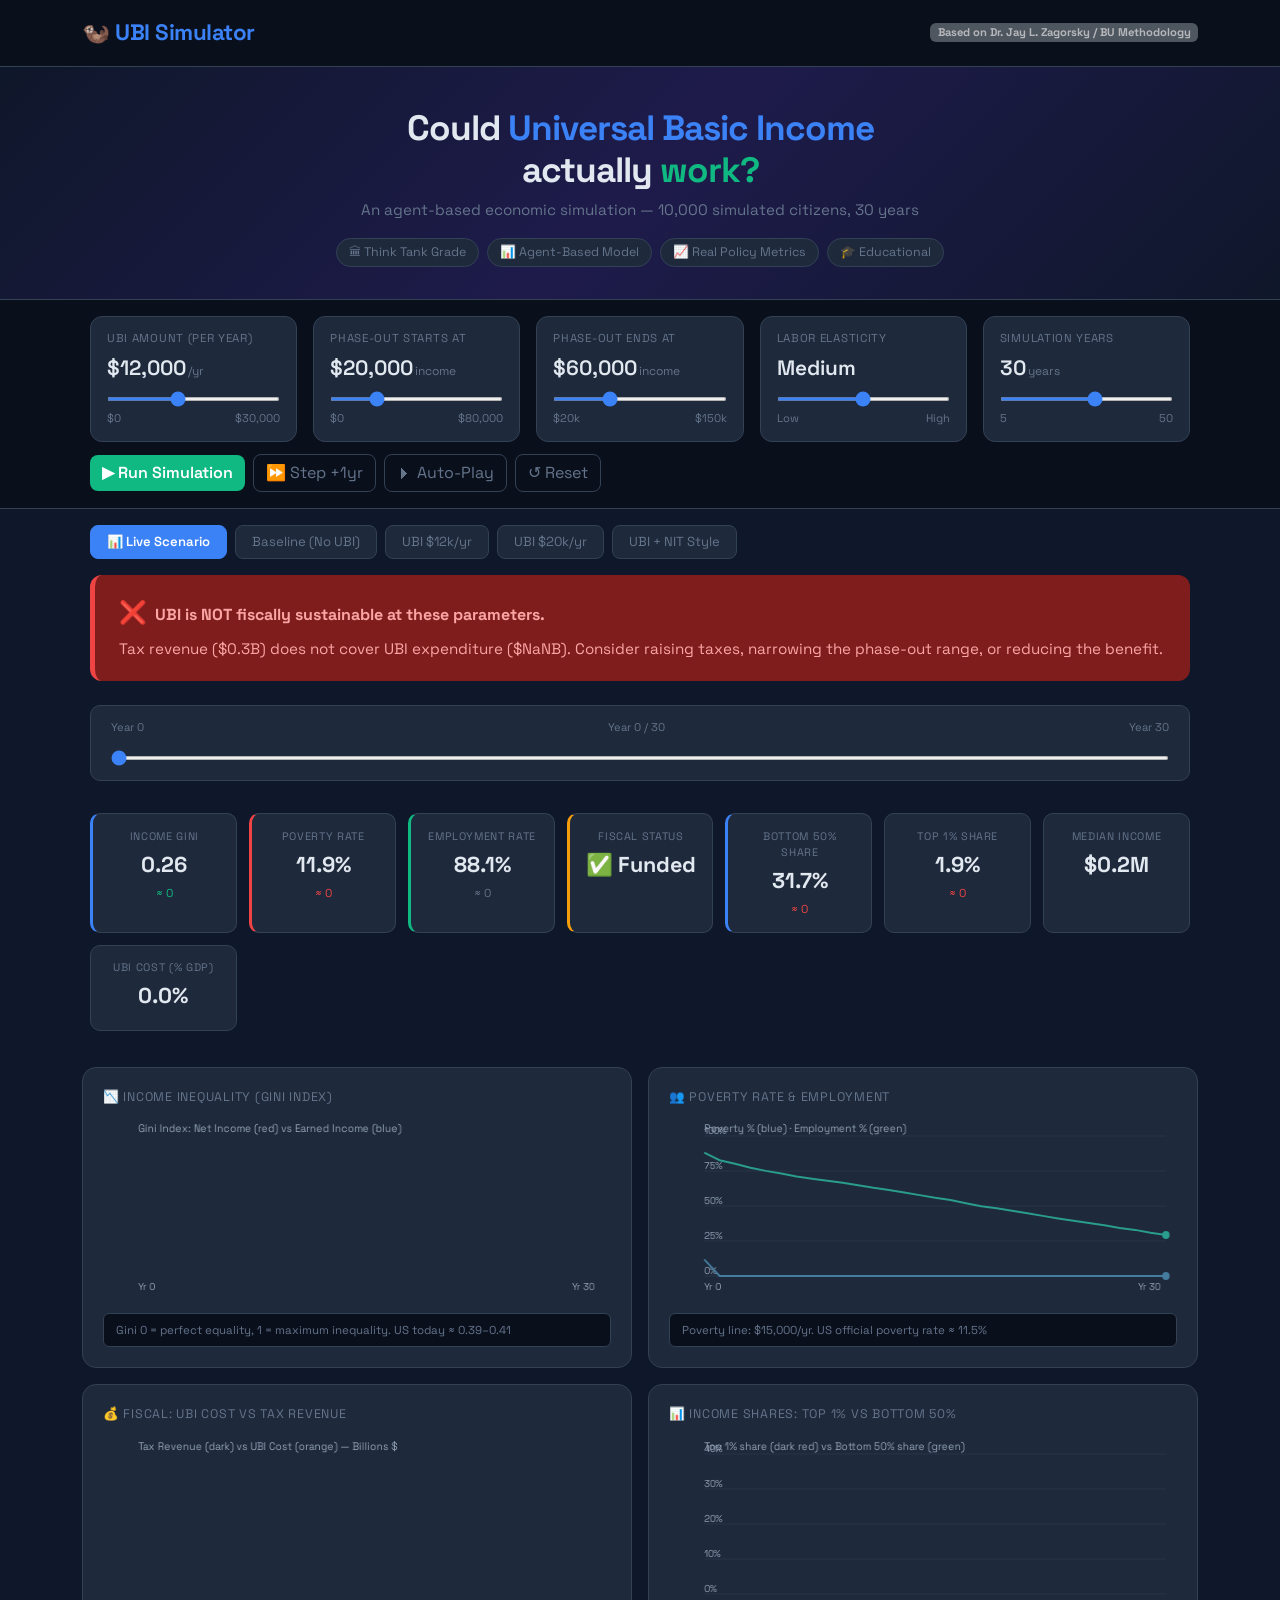
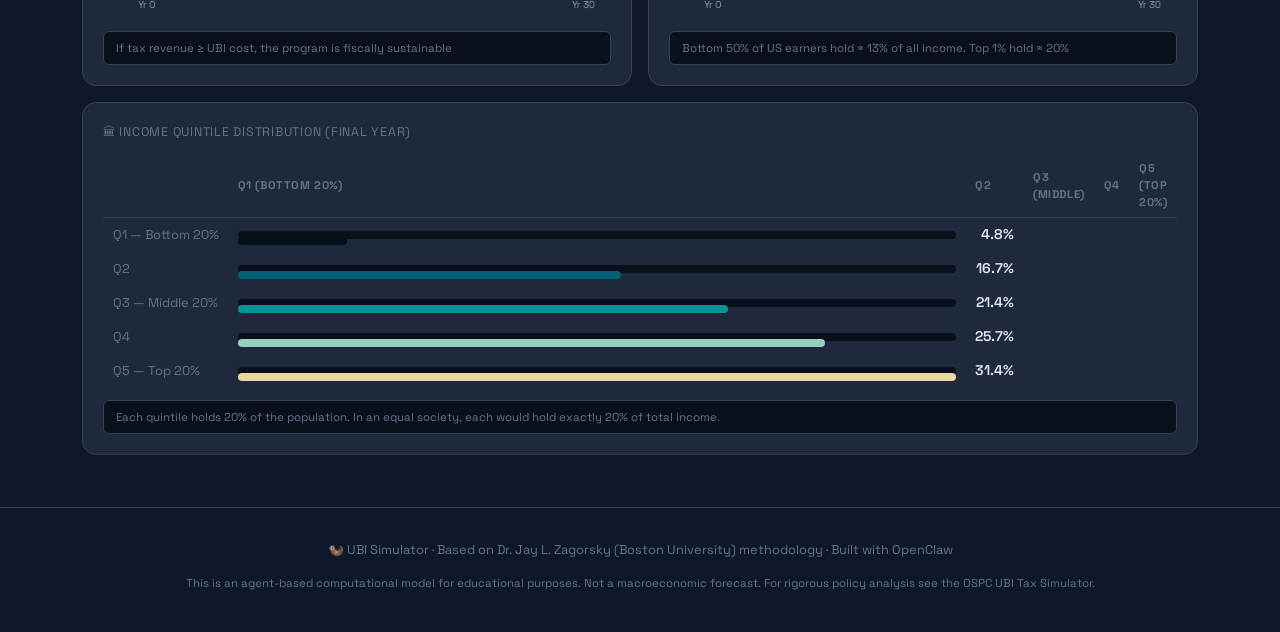
<file: ubi-sim/index.html>
<!DOCTYPE html>
<html lang="en">
<head>
<meta charset="UTF-8">
<meta name="viewport" content="width=device-width, initial-scale=1.0">
<title>🦦 UBI Simulator — Can Universal Basic Income Work?</title>
<link href="https://cdn.jsdelivr.net/npm/bootstrap@5.3.0/dist/css/bootstrap.min.css" rel="stylesheet">
<link href="https://fonts.googleapis.com/css2?family=Space+Grotesk:wght@300;400;500;600;700&display=swap" rel="stylesheet">
<style>
:root {
  --bg: #0f172a;
  --bg2: #0a0f1c;
  --card: #1e293b;
  --card2: #253449;
  --blue: #3b82f6;
  --blue-h: #2563eb;
  --green: #10b981;
  --green-dim: #064e3b;
  --red: #ef4444;
  --red-dim: #7f1d1d;
  --yellow: #f59e0b;
  --text: #e2e8f0;
  --muted: #64748b;
  --border: #334155;
}

* { box-sizing: border-box; margin: 0; padding: 0; }

body {
  font-family: 'Space Grotesk', sans-serif;
  background: var(--bg);
  color: var(--text);
  min-height: 100vh;
  overflow-x: hidden;
}

/* ── HEADER ── */
.header {
  background: var(--bg2);
  border-bottom: 1px solid var(--border);
  padding: 1rem 0;
  position: sticky;
  top: 0;
  z-index: 100;
}
.navbar-brand { color: var(--blue) !important; font-weight: 700; font-size: 1.4rem; letter-spacing: -0.5px; }
.header .badge { font-size: 0.7rem; opacity: 0.7; }

/* ── HERO ── */
.hero {
  background: linear-gradient(135deg, #0f172a 0%, #1e1b4b 50%, #0f172a 100%);
  padding: 2.5rem 0 2rem;
  border-bottom: 1px solid var(--border);
  text-align: center;
}
.hero h1 { font-size: 2.2rem; font-weight: 700; letter-spacing: -1px; line-height: 1.2; }
.hero h1 .hi { color: var(--blue); }
.hero h1 .lo { color: var(--green); }
.hero .sub { color: var(--muted); font-size: 0.95rem; margin-top: 0.5rem; }
.hero .tags { margin-top: 1rem; display: flex; gap: 0.5rem; justify-content: center; flex-wrap: wrap; }
.tag {
  background: var(--card);
  border: 1px solid var(--border);
  border-radius: 999px;
  padding: 0.25rem 0.75rem;
  font-size: 0.78rem;
  color: var(--muted);
}

/* ── CONTROLS ── */
.controls-bar {
  background: var(--bg2);
  border-bottom: 1px solid var(--border);
  padding: 1rem 0;
}
.param-row {
  display: grid;
  grid-template-columns: repeat(auto-fit, minmax(200px, 1fr));
  gap: 1rem;
  max-width: 1100px;
  margin: 0 auto;
}
.param-card {
  background: var(--card);
  border: 1px solid var(--border);
  border-radius: 12px;
  padding: 0.85rem 1rem;
}
.param-label { font-size: 0.72rem; color: var(--muted); text-transform: uppercase; letter-spacing: 0.06em; margin-bottom: 0.35rem; }
.param-value { font-size: 1.3rem; font-weight: 600; color: var(--text); }
.param-value .unit { font-size: 0.75rem; color: var(--muted); font-weight: 400; margin-left: 2px; }
input[type=range] {
  width: 100%;
  accent-color: var(--blue);
  height: 4px;
  cursor: pointer;
}
.range-labels { display: flex; justify-content: space-between; font-size: 0.7rem; color: var(--muted); margin-top: 2px; }

/* ── BUTTONS ── */
.btn-primary { background: var(--blue); border: none; font-family: 'Space Grotesk', sans-serif; font-weight: 600; border-radius: 8px; }
.btn-primary:hover { background: var(--blue-h); }
.btn-outline { border: 1px solid var(--border); color: var(--muted); border-radius: 8px; font-family: 'Space Grotesk', sans-serif; }
.btn-outline:hover { background: var(--card); color: var(--text); border-color: var(--muted); }
.btn-success { background: var(--green); border: none; border-radius: 8px; font-family: 'Space Grotesk', sans-serif; font-weight: 600; }
.btn-success:hover { background: #059669; }

/* ── ACTION BAR ── */
.action-bar {
  display: flex;
  gap: 0.5rem;
  flex-wrap: wrap;
  align-items: center;
  max-width: 1100px;
  margin: 0.75rem auto 0;
}

/* ── CHARTS GRID ── */
.charts-grid {
  display: grid;
  grid-template-columns: repeat(auto-fit, minmax(480px, 1fr));
  gap: 1rem;
  padding: 1.25rem 0;
}
.chart-card {
  background: var(--card);
  border: 1px solid var(--border);
  border-radius: 14px;
  padding: 1.25rem;
  position: relative;
}
.chart-card canvas { width: 100% !important; }
.chart-title {
  font-size: 0.78rem;
  text-transform: uppercase;
  letter-spacing: 0.06em;
  color: var(--muted);
  margin-bottom: 0.75rem;
}

/* ── SCENARIO TABS ── */
.scenario-tabs {
  display: flex;
  gap: 0.5rem;
  flex-wrap: wrap;
  margin-bottom: 1rem;
}
.scenario-tab {
  padding: 0.4rem 1rem;
  border-radius: 8px;
  border: 1px solid var(--border);
  background: var(--card);
  color: var(--muted);
  font-size: 0.82rem;
  cursor: pointer;
  transition: all 0.2s;
  font-family: 'Space Grotesk', sans-serif;
}
.scenario-tab.active {
  background: var(--blue);
  border-color: var(--blue);
  color: white;
  font-weight: 600;
}
.scenario-tab:hover:not(.active) { border-color: var(--blue); color: var(--text); }

/* ── METRICS ── */
.metrics-strip {
  display: grid;
  grid-template-columns: repeat(auto-fit, minmax(140px, 1fr));
  gap: 0.75rem;
  max-width: 1100px;
  margin: 0 auto;
  padding: 1rem 0;
}
.metric-box {
  background: var(--card);
  border: 1px solid var(--border);
  border-radius: 10px;
  padding: 0.85rem 1rem;
  text-align: center;
}
.metric-box.green-border { border-left: 3px solid var(--green); }
.metric-box.red-border { border-left: 3px solid var(--red); }
.metric-box.blue-border { border-left: 3px solid var(--blue); }
.metric-box.yellow-border { border-left: 3px solid var(--yellow); }
.metric-label { font-size: 0.68rem; color: var(--muted); text-transform: uppercase; letter-spacing: 0.06em; margin-bottom: 0.3rem; }
.metric-val { font-size: 1.35rem; font-weight: 700; }
.metric-delta { font-size: 0.72rem; margin-top: 0.2rem; }
.delta-up { color: var(--red); }
.delta-down { color: var(--green); }
.delta-neutral { color: var(--muted); }

/* ── YEAR SLIDER ── */
.year-slider-wrap {
  max-width: 1100px;
  margin: 0 auto 1rem;
  background: var(--card);
  border: 1px solid var(--border);
  border-radius: 10px;
  padding: 0.85rem 1.25rem;
}
.year-labels { display: flex; justify-content: space-between; font-size: 0.7rem; color: var(--muted); margin-bottom: 0.4rem; }
#yearSlider { width: 100%; accent-color: var(--blue); }

/* ── VERDICT ── */
.verdict-box {
  max-width: 1100px;
  margin: 0 auto 1.5rem;
  border-radius: 12px;
  padding: 1.25rem 1.5rem;
  font-size: 0.95rem;
  line-height: 1.6;
  border-left: 5px solid;
}
.verdict-green { background: var(--green-dim); border-color: var(--green); color: #6ee7b7; }
.verdict-yellow { background: #451a03; border-color: var(--yellow); color: #fcd34d; }
.verdict-red { background: var(--red-dim); border-color: var(--red); color: #fca5a5; }
.verdict-icon { font-size: 1.4rem; margin-right: 0.5rem; }
.verdict-title { font-weight: 700; font-size: 1rem; margin-bottom: 0.35rem; }

/* ── PLAY / PAUSE ── */
.play-indicator {
  display: inline-flex;
  align-items: center;
  gap: 0.4rem;
  font-size: 0.82rem;
  color: var(--muted);
}
.play-dot {
  width: 8px; height: 8px;
  border-radius: 50%;
  background: var(--green);
  animation: pulse 1.5s infinite;
}
@keyframes pulse { 0%,100%{opacity:1} 50%{opacity:0.3} }

/* ── TOOLTIP CARD ── */
.info-tip {
  font-size: 0.72rem;
  color: var(--muted);
  background: var(--bg2);
  border: 1px solid var(--border);
  border-radius: 6px;
  padding: 0.5rem 0.75rem;
  margin-top: 0.5rem;
  line-height: 1.4;
}

/* ── DISTRIBUTION TABLE ── */
.dist-table {
  width: 100%;
  border-collapse: collapse;
  margin-top: 0.75rem;
  font-size: 0.85rem;
}
.dist-table th {
  text-align: left;
  color: var(--muted);
  font-size: 0.7rem;
  text-transform: uppercase;
  letter-spacing: 0.05em;
  padding: 0.4rem 0.6rem;
  border-bottom: 1px solid var(--border);
}
.dist-table td { padding: 0.4rem 0.6rem; }
.dist-bar-wrap { background: var(--bg2); border-radius: 4px; height: 8px; width: 100%; }
.dist-bar { height: 8px; border-radius: 4px; transition: width 0.4s ease; }

/* ── LOADING ── */
.loading-overlay {
  position: fixed; inset: 0;
  background: rgba(10,15,28,0.85);
  display: flex; align-items: center; justify-content: center;
  z-index: 999;
  flex-direction: column;
  gap: 1rem;
}
.spinner {
  width: 48px; height: 48px;
  border: 3px solid var(--border);
  border-top-color: var(--blue);
  border-radius: 50%;
  animation: spin 0.8s linear infinite;
}
@keyframes spin { to { transform: rotate(360deg); } }
.loading-text { color: var(--muted); font-size: 0.9rem; }

/* ── RESPONSIVE ── */
@media (max-width: 600px) {
  .hero h1 { font-size: 1.5rem; }
  .charts-grid { grid-template-columns: 1fr; }
  .param-row { grid-template-columns: 1fr 1fr; }
}
</style>
</head>
<body>

<!-- Loading -->
<div class="loading-overlay" id="loading">
  <div class="spinner"></div>
  <div class="loading-text">Simulating 10,000 agents…</div>
</div>

<!-- Header -->
<header class="header">
  <div class="container d-flex justify-content-between align-items-center flex-wrap gap-2">
    <a class="navbar-brand" href="#">🦦 UBI Simulator</a>
    <span class="badge bg-secondary">Based on Dr. Jay L. Zagorsky / BU Methodology</span>
  </div>
</header>

<!-- Hero -->
<section class="hero">
  <div class="container">
    <h1>Could <span class="hi">Universal Basic Income</span><br>actually <span class="lo">work?</span></h1>
    <p class="sub">An agent-based economic simulation — 10,000 simulated citizens, 30 years</p>
    <div class="tags">
      <span class="tag">🏛 Think Tank Grade</span>
      <span class="tag">📊 Agent-Based Model</span>
      <span class="tag">📈 Real Policy Metrics</span>
      <span class="tag">🎓 Educational</span>
    </div>
  </div>
</section>

<!-- Controls -->
<section class="controls-bar">
  <div class="container">
    <div class="param-row">
      <div class="param-card">
        <div class="param-label">UBI Amount (per year)</div>
        <div class="param-value">$<span id="valUbi">12,000</span><span class="unit">/yr</span></div>
        <input type="range" id="slUbi" min="0" max="30000" step="1000" value="12000">
        <div class="range-labels"><span>$0</span><span>$30,000</span></div>
      </div>
      <div class="param-card">
        <div class="param-label">Phase-Out Starts At</div>
        <div class="param-value">$<span id="valPhaseOut">25,000</span><span class="unit">income</span></div>
        <input type="range" id="slPhaseOut" min="0" max="80000" step="5000" value="25000">
        <div class="range-labels"><span>$0</span><span>$80,000</span></div>
      </div>
      <div class="param-card">
        <div class="param-label">Phase-Out ends at</div>
        <div class="param-value">$<span id="valPhaseEnd">73,000</span><span class="unit">income</span></div>
        <input type="range" id="slPhaseEnd" min="20000" max="150000" step="5000" value="73000">
        <div class="range-labels"><span>$20k</span><span>$150k</span></div>
      </div>
      <div class="param-card">
        <div class="param-label">Labor Elasticity</div>
        <div class="param-value" id="valElasticity">Medium</div>
        <input type="range" id="slElasticity" min="0" max="2" step="1" value="0">
        <div class="range-labels"><span>Low</span><span>High</span></div>
      </div>
      <div class="param-card">
        <div class="param-label">Simulation Years</div>
        <div class="param-value"><span id="valYears">30</span><span class="unit">years</span></div>
        <input type="range" id="slYears" min="5" max="50" step="5" value="30">
        <div class="range-labels"><span>5</span><span>50</span></div>
      </div>
    </div>

    <div class="action-bar">
      <button class="btn btn-success" id="btnRun" onclick="runSim()">▶ Run Simulation</button>
      <button class="btn btn-outline" id="btnStep" onclick="stepSim()" disabled>⏩ Step +1yr</button>
      <button class="btn btn-outline" id="btnAuto" onclick="toggleAuto()">⏵ Auto-Play</button>
      <button class="btn btn-outline" onclick="resetSim()">↺ Reset</button>
      <div class="play-indicator" id="playIndicator" style="display:none">
        <div class="play-dot"></div>
        <span>Running…</span>
      </div>
    </div>
  </div>
</section>

<!-- Scenarios -->
<section style="padding: 1rem 0 0; max-width: 1100px; margin: 0 auto;">
  <div class="scenario-tabs" id="scenarioTabs">
    <button class="scenario-tab active" onclick="selectScenario(0)">📊 Live Scenario</button>
    <button class="scenario-tab" onclick="loadPreset('baseline')">Baseline (No UBI)</button>
    <button class="scenario-tab" onclick="loadPreset('ubi12')">UBI $12k/yr</button>
    <button class="scenario-tab" onclick="loadPreset('ubi20')">UBI $20k/yr</button>
    <button class="scenario-tab" onclick="loadPreset('nit')">UBI + NIT Style</button>
  </div>
</section>

<!-- Verdict -->
<div id="verdictBox" class="container" style="margin-top:1rem;"></div>

<!-- Year Slider -->
<div class="container">
  <div class="year-slider-wrap" id="yearSliderWrap" style="display:none">
    <div class="year-labels">
      <span>Year 0</span>
      <span>Year <span id="yrLabel">0</span> / <span id="yrMax">30</span></span>
      <span id="yrMaxLabel">Year 30</span>
    </div>
    <input type="range" id="yearSlider" min="0" max="30" value="0" oninput="scrubYear(this.value)">
  </div>
</div>

<!-- Metrics Strip -->
<div class="container">
  <div class="metrics-strip" id="metricsStrip">
    <div class="metric-box blue-border">
      <div class="metric-label">Income Gini</div>
      <div class="metric-val" id="mGini">—</div>
      <div class="metric-delta" id="mGiniD">—</div>
    </div>
    <div class="metric-box red-border">
      <div class="metric-label">Poverty Rate</div>
      <div class="metric-val" id="mPov">—</div>
      <div class="metric-delta" id="mPovD">—</div>
    </div>
    <div class="metric-box green-border">
      <div class="metric-label">Employment Rate</div>
      <div class="metric-val" id="mEmp">—</div>
      <div class="metric-delta" id="mEmpD">—</div>
    </div>
    <div class="metric-box yellow-border">
      <div class="metric-label">Fiscal Status</div>
      <div class="metric-val" id="mFiscal">—</div>
      <div class="metric-delta" id="mFiscalD">—</div>
    </div>
    <div class="metric-box blue-border">
      <div class="metric-label">Bottom 50% Share</div>
      <div class="metric-val" id="mB50">—</div>
      <div class="metric-delta" id="mB50D">—</div>
    </div>
    <div class="metric-box">
      <div class="metric-label">Top 1% Share</div>
      <div class="metric-val" id="mT1">—</div>
      <div class="metric-delta" id="mT1D">—</div>
    </div>
    <div class="metric-box">
      <div class="metric-label">Median Income</div>
      <div class="metric-val" id="mMed">—</div>
      <div class="metric-delta" id="mMedD">—</div>
    </div>
    <div class="metric-box">
      <div class="metric-label">UBI Cost (% GDP)</div>
      <div class="metric-val" id="mCost">—</div>
      <div class="metric-delta" id="mCostD">—</div>
    </div>
  </div>
</div>

<!-- Charts -->
<div class="container">
  <div class="charts-grid" id="chartsGrid">

    <!-- Inequality Chart -->
    <div class="chart-card">
      <div class="chart-title">📉 Income Inequality (Gini Index)</div>
      <canvas id="chartGini" height="180"></canvas>
      <div class="info-tip">Gini 0 = perfect equality, 1 = maximum inequality. US today ≈ 0.39–0.41</div>
    </div>

    <!-- Poverty & Employment -->
    <div class="chart-card">
      <div class="chart-title">👥 Poverty Rate & Employment</div>
      <canvas id="chartPovEmp" height="180"></canvas>
      <div class="info-tip">Poverty line: $15,000/yr. US official poverty rate ≈ 11.5%</div>
    </div>

    <!-- Fiscal -->
    <div class="chart-card">
      <div class="chart-title">💰 Fiscal: UBI Cost vs Tax Revenue</div>
      <canvas id="chartFiscal" height="180"></canvas>
      <div class="info-tip">If tax revenue ≥ UBI cost, the program is fiscally sustainable</div>
    </div>

    <!-- Income Shares -->
    <div class="chart-card">
      <div class="chart-title">📊 Income Shares: Top 1% vs Bottom 50%</div>
      <canvas id="chartShares" height="180"></canvas>
      <div class="info-tip">Bottom 50% of US earners hold ≈ 13% of all income. Top 1% hold ≈ 20%</div>
    </div>

    <!-- Quintile Table -->
    <div class="chart-card" style="grid-column: 1/-1">
      <div class="chart-title">🏛 Income Quintile Distribution (Final Year)</div>
      <table class="dist-table" id="quintileTable">
        <thead>
          <tr>
            <th></th>
            <th>Q1 (Bottom 20%)</th>
            <th>Q2</th>
            <th>Q3 (Middle)</th>
            <th>Q4</th>
            <th>Q5 (Top 20%)</th>
          </tr>
        </thead>
        <tbody id="quintileBody"></tbody>
      </table>
      <div class="info-tip" style="margin-top:0.75rem">Each quintile holds 20% of the population. In an equal society, each would hold exactly 20% of total income.</div>
    </div>

  </div>
</div>

<!-- Footer -->
<footer style="text-align:center; padding: 2rem 0 1.5rem; color: var(--muted); font-size: 0.8rem; border-top: 1px solid var(--border); margin-top: 2rem;">
  <p>🦦 UBI Simulator · Based on Dr. Jay L. Zagorsky (Boston University) methodology · Built with OpenClaw</p>
  <p style="margin-top:0.4rem; font-size:0.72rem">This is an agent-based computational model for educational purposes. Not a macroeconomic forecast. For rigorous policy analysis see the OSPC UBI Tax Simulator.</p>
</footer>

<script>
// ═══════════════════════════════════════════════════════════════
//  UBI SIMULATION ENGINE  (Pure JS, runs entirely in browser)
// ═══════════════════════════════════════════════════════════════

// Tax brackets (US 2024)
const TAX_BRACKETS = [
  [0, 11600, 0.10],
  [11600, 47150, 0.12],
  [47150, 95350, 0.22],
  [95350, 183650, 0.24],
  [183650, 231250, 0.32],
  [231250, 578125, 0.35],
  [578125, Infinity, 0.37],
];

const ELASTICITY_MAP = [
  { label: 'Low', sep_extra: 0.01, recall_prob: 0.35 },   // 0
  { label: 'Medium', sep_extra: 0.025, recall_prob: 0.25 }, // 1
  { label: 'High', sep_extra: 0.05, recall_prob: 0.15 },   // 2
];

function progressiveTax(income) {
  let tax = 0;
  for (const [lo, hi, rate] of TAX_BRACKETS) {
    if (income <= lo) break;
    tax += (Math.min(income, hi) - lo) * rate;
  }
  return Math.max(0, tax);
}

function computeUBI(earned, ubiAmount, phaseOutStart, phaseOutEnd) {
  if (ubiAmount === 0) return 0;
  if (earned <= phaseOutStart) return ubiAmount;
  if (earned >= phaseOutEnd) return 0;
  const fraction = (earned - phaseOutStart) / (phaseOutEnd - phaseOutStart);
  return ubiAmount * (1 - fraction);
}

function clamp(v, lo, hi) { return Math.max(lo, Math.min(hi, v)); }

// Log-normal wage distribution
function logNormalWage(skill, p) {
  const logMedian = Math.log(p.wageMedian);
  const logRange = Math.log(p.wageMax / p.wageMedian);
  const logWage = logMedian + (logRange * skill) + gaussian(0, 0.15);
  return clamp(Math.exp(logWage), p.wageMin, p.wageMax);
}

// Box-Muller Gaussian
function gaussian(mean, std) {
  const u = Math.random() + 1e-10;
  const v = Math.random();
  return mean + std * Math.sqrt(-2 * Math.log(u)) * Math.cos(2 * Math.PI * v);
}

// ═══════════════════════════════════════════════════════════════
//  SIMULATION
// ═══════════════════════════════════════════════════════════════

const SIM_PARAMS = {
  nAgents: 10000,
  wageMin: 10,
  wageMax: 150,
  wageMedian: 28,
  baseEmployRate: 0.88,
  retirementAge: 65,
  minAge: 18,
  maxAge: 65,
  wageGrowth: 0.025,
  initWealthMean: 25000,
  initWealthStd: 60000,
  // Computed
  get POVERTY_LINE() { return 15000; },
};

class Agent {
  constructor(idx) {
    this.idx = idx;
    this.age = randInt(SIM_PARAMS.minAge, SIM_PARAMS.maxAge);
    this.education = randInt(10, 22);
    this.skill = clamp(this.education / 18 + gaussian(0, 0.08), 0.05, 0.99);
    this.employed = Math.random() < SIM_PARAMS.baseEmployRate;
    this.wage = logNormalWage(this.skill, SIM_PARAMS);
    this._initState();
  }

  _initState() {
    this.yearsEmployed = 0;
    this.permanentIncome = this.earned;
    this.savings = clamp(gaussian(SIM_PARAMS.initWealthMean, SIM_PARAMS.initWealthStd), 0, 500000);
    this.wealth = this.savings;
    this.earned = 0;
    this.ubi = 0;
    this.tax = 0;
    this.netIncome = 0;
    if (this.employed) {
      this.hours = clamp(gaussian(2010, 380), 520, 3000);
      this.earned = this.wage * this.hours;
    } else {
      this.hours = 0;
      this.earned = 0;
    }
    this.tax = progressiveTax(this.earned);
    this.ubi = 0; // baseline = no UBI
    this.netIncome = Math.max(0, this.earned + this.ubi - this.tax);
  }

  updateYear(year, cfg, el) {
    this.age++;

    // Retirement
    if (this.age >= SIM_PARAMS.retirementAge) {
      this.employed = false;
      this.hours = 0;
      this.earned = 0;
      this.tax = 0;
      const pension = 14000 * Math.pow(1.01, year);
      this.ubi = cfg.ubiAmount > 0 ? cfg.ubiAmount * 0.6 : 0;
      this.netIncome = pension + this.ubi;
      this.savings += this.netIncome * 0.88;
      this.wealth = Math.max(-5000, this.savings);
      return;
    }

    // Wage growth
    if (this.employed) {
      this.yearsEmployed++;
      const exp = Math.min(this.yearsEmployed, 35);
      const premium = 1 + 0.025 * exp / 35;
      this.wage = clamp(this.wage * premium * (1 + SIM_PARAMS.wageGrowth) * (1 + gaussian(0, 0.03)),
                        SIM_PARAMS.wageMin, SIM_PARAMS.wageMax * 1.5);
    } else {
      this.wage = clamp(this.wage * 0.97, SIM_PARAMS.wageMin, SIM_PARAMS.wageMax);
    }

    // Job separation / recall
    const sepBase = 0.02 + (1 - this.skill) * 0.04 + el.sep_extra;
    if (this.employed) {
      if (Math.random() < sepBase) this.employed = false;
    } else {
      const reservationWage = this._reservationWage(cfg);
      if (this.wage >= reservationWage && Math.random() < el.recall_prob) {
        this.employed = true;
      }
    }

    // Hours and income
    if (this.employed) {
      this.hours = clamp(gaussian(2010, 380), 520, 3000);
      this.earned = this.wage * this.hours;
    } else {
      this.hours = 0;
      this.earned = 0;
    }

    this.tax = progressiveTax(this.earned);

    // Permanent income (EMA)
    if (this.permanentIncome === 0) {
      this.permanentIncome = this.earned;
    } else {
      this.permanentIncome = 0.7 * this.permanentIncome + 0.3 * this.earned;
    }

    this.ubi = computeUBI(this.permanentIncome, cfg.ubiAmount, cfg.phaseOutStart, cfg.phaseOutEnd);

    this.netIncome = Math.max(0, this.earned + this.ubi - this.tax);

    // Savings
    const mpc = clamp(0.92 - this.netIncome / 100000, 0.35, 0.92);
    this.savings += this.netIncome * (1 - mpc);
    this.wealth = Math.max(-10000, this.savings);
  }

  _reservationWage(cfg) {
    const effectiveTax = 0.20;
    const netHourly = this.wage * (1 - effectiveTax);
    const skillPremium = this.skill * SIM_PARAMS.wageMedian * 0.5;
    const disutility = 0.15 * cfg.ubiAmount / 2000;
    return netHourly + skillPremium + disutility;
  }
}

function randInt(lo, hi) { return Math.floor(Math.random() * (hi - lo + 1)) + lo; }

// ═══════════════════════════════════════════════════════════════
//  METRICS
// ═══════════════════════════════════════════════════════════════

function gini(values) {
  const sorted = Array.from(values).sort((a, b) => a - b);
  const n = sorted.length;
  if (n === 0) return 0;
  const total = sorted.reduce((a, b) => a + b, 0);
  if (total === 0) return 0;
  let num = 0;
  for (let i = 0; i < n; i++) num += (i + 1) * sorted[i];
  return (2 * num) / (n * total) - (n + 1) / n;
}

function incomeShares(incomes) {
  const total = incomes.reduce((a, b) => a + b, 0);
  if (total === 0) return { Q1: 0.2, Q2: 0.2, Q3: 0.2, Q4: 0.2, Q5: 0.2, bottom50: 0.5, top1: 0.01 };
  const pct = (p) => { const v = percentile(incomes, p); return incomes.filter(x => x <= v).reduce((a, b) => a + b, 0) / total; };
  const quintileShare = (loP, hiP) => {
    const loV = percentile(incomes, loP), hiV = percentile(incomes, hiP);
    return incomes.filter(x => x >= loV && x <= hiV).reduce((a, b) => a + b, 0) / total;
  };
  return {
    Q1: quintileShare(0, 20),
    Q2: quintileShare(20, 40),
    Q3: quintileShare(40, 60),
    Q4: quintileShare(60, 80),
    Q5: quintileShare(80, 100),
    bottom50: pct(50),
    top1: 1 - pct(99),
  };
}

function percentile(arr, p) {
  const sorted = Array.from(arr).sort((a, b) => a - b);
  const idx = (p / 100) * (sorted.length - 1);
  const lo = Math.floor(idx), hi = Math.ceil(idx);
  return sorted[lo] + (sorted[hi] - sorted[lo]) * (idx - lo);
}

function collectMetrics(agents, year, cfg) {
  const incomes = agents.map(a => a.netIncome);
  const earned = agents.map(a => a.earned);
  const taxes = agents.map(a => a.tax);
  const ubis = agents.map(a => a.ubi);
  const totalTax = taxes.reduce((a, b) => a + b, 0);
  const totalUBI = ubis.reduce((a, b) => a + b, 0);
  const totalEarned = earned.reduce((a, b) => a + b, 0);
  const shares = incomeShares(incomes);
  return {
    year,
    giniNet: gini(incomes),
    giniEarned: gini(earned),
    povertyRate: incomes.filter(x => x < SIM_PARAMS.POVERTY_LINE).length / incomes.length,
    employmentRate: agents.filter(a => a.employed).length / agents.length,
    meanNet: incomes.reduce((a, b) => a + b, 0) / incomes.length,
    medianNet: percentile(incomes, 50),
    meanEarned: totalEarned / earned.length,
    totalTax, totalUBI,
    ubiFunded: totalTax >= totalUBI,
    ubiCostGdpPct: (totalUBI / (totalEarned + totalUBI + 1e-9)) * 100,
    ...shares,
  };
}

// ═══════════════════════════════════════════════════════════════
//  SIMULATION STATE
// ═══════════════════════════════════════════════════════════════

let agents = [];
let history = [];
let cfg = {};
let currentYear = 0;
let autoTimer = null;
let simDone = false;

const presets = {
  baseline: { ubiAmount: 0, phaseOutStart: 0, phaseOutEnd: 1, elasticity: 1 },
  ubi12:    { ubiAmount: 12000, phaseOutStart: 20000, phaseOutEnd: 60000, elasticity: 1 },
  ubi20:    { ubiAmount: 20000, phaseOutStart: 25000, phaseOutEnd: 80000, elasticity: 1 },
  nit:      { ubiAmount: 12000, phaseOutStart: 10000, phaseOutEnd: 40000, elasticity: 1 },
};

function loadPreset(name) {
  const p = presets[name];
  document.getElementById('slUbi').value = p.ubiAmount;
  document.getElementById('slPhaseOut').value = p.phaseOutStart;
  document.getElementById('slPhaseEnd').value = p.phaseOutEnd;
  document.getElementById('slElasticity').value = p.elasticity;
  updateSliderLabels();
  selectScenario(0);
  document.querySelectorAll('.scenario-tab').forEach((t, i) => {
    t.classList.toggle('active', i === 0);
  });
}

function getConfig() {
  return {
    ubiAmount: parseInt(document.getElementById('slUbi').value),
    phaseOutStart: parseInt(document.getElementById('slPhaseOut').value),
    phaseOutEnd: parseInt(document.getElementById('slPhaseEnd').value),
    elasticity: parseInt(document.getElementById('slElasticity').value),
    nYears: parseInt(document.getElementById('slYears').value),
  };
}

function runSim() {
  cfg = getConfig();
  const el = ELASTICITY_MAP[cfg.elasticity];

  // Re-seed for reproducibility across runs (random seed)
  document.getElementById('btnRun').disabled = true;
  document.getElementById('btnStep').disabled = false;
  document.getElementById('yearSliderWrap').style.display = 'block';
  document.getElementById('yrMax').textContent = cfg.nYears;
  document.getElementById('yrMaxLabel').textContent = 'Year ' + cfg.nYears;
  document.getElementById('yearSlider').max = cfg.nYears;

  // Init agents
  agents = Array.from({ length: SIM_PARAMS.nAgents }, (_, i) => new Agent(i));

  // Year 0 baseline
  history = [collectMetrics(agents, 0, cfg)];
  currentYear = 0;
  simDone = false;

  // Run all years
  for (let y = 1; y <= cfg.nYears; y++) {
    for (const a of agents) a.updateYear(y, cfg, el);
    history.push(collectMetrics(agents, y, cfg));
  }
  simDone = true;

  updateAll(currentYear);
  document.getElementById('btnRun').disabled = false;
  showVerdict(history[cfg.nYears]);
}

function stepSim() {
  if (!history.length) { runSim(); return; }
  if (currentYear < cfg.nYears) {
    currentYear++;
    updateAll(currentYear);
    if (currentYear === cfg.nYears) showVerdict(history[currentYear]);
  }
}

function toggleAuto() {
  if (autoTimer) {
    clearInterval(autoTimer);
    autoTimer = null;
    document.getElementById('playIndicator').style.display = 'none';
    document.getElementById('btnAuto').textContent = '⏵ Auto-Play';
  } else {
    if (!history.length) runSim();
    document.getElementById('playIndicator').style.display = 'flex';
    document.getElementById('btnAuto').textContent = '⏸ Pause';
    autoTimer = setInterval(() => {
      if (currentYear < cfg.nYears) { currentYear++; updateAll(currentYear); }
      else { clearInterval(autoTimer); autoTimer = null; document.getElementById('playIndicator').style.display = 'none'; }
    }, 200);
  }
}

function scrubYear(yr) {
  currentYear = parseInt(yr);
  updateAll(currentYear);
}

function resetSim() {
  if (autoTimer) { clearInterval(autoTimer); autoTimer = null; }
  history = [];
  agents = [];
  currentYear = 0;
  simDone = false;
  document.getElementById('verdictBox').innerHTML = '';
  document.getElementById('yearSliderWrap').style.display = 'none';
  document.getElementById('btnStep').disabled = true;
  document.getElementById('playIndicator').style.display = 'none';
  document.getElementById('btnAuto').textContent = '⏵ Auto-Play';
  ['mGini','mPov','mEmp','mFiscal','mB50','mT1','mMed','mCost'].forEach(id => {
    document.getElementById(id).textContent = '—';
    document.getElementById(id+'D').textContent = '';
  });
  ['chartGini','chartPovEmp','chartFiscal','chartShares'].forEach(id => {
    const c = document.getElementById(id).getContext('2d');
    c.clearRect(0, 0, c.canvas.width, c.canvas.height);
  });
  document.getElementById('quintileBody').innerHTML = '';
}

function selectScenario(idx) {
  document.querySelectorAll('.scenario-tab').forEach((t, i) => {
    t.classList.toggle('active', i === idx);
  });
}

// ═══════════════════════════════════════════════════════════════
//  UI UPDATE
// ═══════════════════════════════════════════════════════════════

function fmt(v, dec=2) { return typeof v === 'number' ? v.toFixed(dec) : v; }
function pct(v) { return (v * 100).toFixed(1) + '%'; }
function money(v) { return '$' + (v >= 1e9 ? (v/1e9).toFixed(1)+'B' : (v/1e6).toFixed(1)+'M'); }
function delta(v0, v1, inv=false) {
  const d = v1 - v0;
  if (Math.abs(d) < 0.001) return '≈ 0';
  const arrow = inv ? (d > 0 ? '↑' : '↓') : (d > 0 ? '↑' : '↓');
  return arrow + ' ' + Math.abs(d).toFixed(3);
}

function updateAll(yr) {
  if (!history.length) return;
  const m = history[yr];
  const m0 = history[0];

  document.getElementById('yrLabel').textContent = yr;

  // Metrics
  setMetric('mGini', fmt(m.giniNet), delta(m0.giniNet, m.giniNet), m.giniNet > m0.giniNet ? 'up' : 'down');
  setMetric('mPov', pct(m.povertyRate), delta(m0.povertyRate, m.povertyRate), m.povertyRate < m0.povertyRate ? 'down' : 'up');
  setMetric('mEmp', pct(m.employmentRate), delta(m0.employmentRate, m.employmentRate), 'neutral');
  setMetric('mFiscal', m.ubiFunded ? '✅ Funded' : '❌ Deficit', '', m.ubiFunded ? 'down' : 'up');
  setMetric('mB50', pct(m.bottom50), delta(m0.bottom50, m.bottom50), m.bottom50 > m0.bottom50 ? 'down' : 'up');
  setMetric('mT1', pct(m.top1), delta(m0.top1, m.top1), m.top1 < m0.top1 ? 'down' : 'up');
  setMetric('mMed', money(m.medianNet), '', 'neutral');
  setMetric('mCost', pct(m.ubiCostGdpPct / 100), '', 'neutral');

  drawCharts(yr);
  updateQuintile(m);
}

function setMetric(id, val, deltaTxt, dir) {
  document.getElementById(id).textContent = val;
  const dEl = document.getElementById(id + 'D');
  dEl.textContent = deltaTxt;
  dEl.className = 'metric-delta ' + (dir === 'up' ? 'delta-up' : dir === 'down' ? 'delta-down' : 'delta-neutral');
}

// ═══════════════════════════════════════════════════════════════
//  CHARTS  (vanilla canvas)
// ═══════════════════════════════════════════════════════════════

const CHART_COLORS = {
  gini: '#E63946',
  pov: '#457B9D',
  emp: '#2A9D8F',
  ubiCost: '#F4A261',
  tax: '#264653',
  top1: '#9B2226',
  b50: '#94D2BD',
  grid: '#334155',
  text: '#94a3b8',
};

function setupCanvas(id, h) {
  const c = document.getElementById(id);
  const dpr = window.devicePixelRatio || 1;
  const w = c.parentElement.clientWidth;
  c.width = w * dpr;
  c.height = h * dpr;
  c.style.width = w + 'px';
  c.style.height = h + 'px';
  const ctx = c.getContext('2d');
  ctx.scale(dpr, dpr);
  ctx.width = w; ctx.height = h;
  return ctx;
}

function drawLineChart(ctx, series, opts) {
  const { w, h, pad, colors, labels, title, yFmt, yLines, xLabel } = opts;
  const iW = w - pad.l - pad.r, iH = h - pad.t - pad.b;
  const n = series[0].data.length;

  ctx.clearRect(0, 0, w, h);
  ctx.fillStyle = 'transparent';
  ctx.fillRect(0, 0, w, h);

  // Title
  ctx.fillStyle = CHART_COLORS.text;
  ctx.font = '11px Space Grotesk';
  ctx.fillText(title, pad.l, pad.t - 4);

  // Grid lines
  for (const yv of yLines) {
    const y = pad.t + iH * (1 - (yv - yLines[0]) / (yLines[yLines.length-1] - yLines[0]));
    ctx.strokeStyle = CHART_COLORS.grid;
    ctx.lineWidth = 0.5;
    ctx.beginPath(); ctx.moveTo(pad.l, y); ctx.lineTo(w - pad.r, y); ctx.stroke();
    ctx.fillStyle = CHART_COLORS.text;
    ctx.font = '10px Space Grotesk';
    ctx.fillText(yFmt(yv), pad.l, y - 2);
  }

  // Lines
  for (const s of series) {
    if (!s.data || s.data.length === 0) continue;
    ctx.beginPath();
    for (let i = 0; i < n; i++) {
      const x = pad.l + (i / (n - 1)) * iW;
      const y = pad.t + iH * (1 - (s.data[i] - yLines[0]) / (yLines[yLines.length-1] - yLines[0]));
      i === 0 ? ctx.moveTo(x, y) : ctx.lineTo(x, y);
    }
    ctx.strokeStyle = s.color;
    ctx.lineWidth = 2;
    ctx.stroke();

    // Current year dot
    if (s.data.length > 0) {
      const xi = pad.l + (s.data.length - 1) / Math.max(1, n - 1) * iW;
      const yi = pad.t + iH * (1 - (s.data[s.data.length-1] - yLines[0]) / (yLines[yLines.length-1] - yLines[0]));
      ctx.beginPath(); ctx.arc(xi, yi, 4, 0, Math.PI*2);
      ctx.fillStyle = s.color; ctx.fill();
    }
  }

  // X axis labels
  ctx.fillStyle = CHART_COLORS.text;
  ctx.font = '10px Space Grotesk';
  ctx.fillText('Yr 0', pad.l, h - pad.b + 14);
  ctx.fillText('Yr ' + (n-1), w - pad.r - 30, h - pad.b + 14);
}

function drawCharts(yr) {
  if (!history.length) return;
  const years = history.map((_, i) => i);
  const h = 180, pad = { t: 18, b: 22, l: 38, r: 12 };

  // Gini chart
  try {
    const ctx = setupCanvas('chartGini', h);
    const ginisNet = history.map(m => m.giniNet);
    const ginisEarn = history.map(m => m.giniEarned);
    const maxG = Math.max(...ginisNet, ...ginisEarn, 0.7) + 0.05;
    drawLineChart(ctx, [
      { data: ginisNet, color: CHART_COLORS.gini },
      { data: ginisEarn, color: CHART_COLORS.pov },
    ], { w: ctx.width/h*h, h, pad,
      title: 'Gini Index: Net Income (red) vs Earned Income (blue)',
      yFmt: v => v.toFixed(2), yLines: [0, 0.2, 0.4, 0.6, 0.8].filter(y => y <= maxG) });
  } catch(e) {}

  // Poverty & Employment
  try {
    const ctx = setupCanvas('chartPovEmp', h);
    const pov = history.map(m => m.povertyRate * 100);
    const emp = history.map(m => m.employmentRate * 100);
    drawLineChart(ctx, [
      { data: pov, color: CHART_COLORS.pov },
      { data: emp, color: CHART_COLORS.emp },
    ], { w: ctx.width/h*h, h, pad,
      title: 'Poverty % (blue) · Employment % (green)',
      yFmt: v => v.toFixed(0)+'%', yLines: [0, 25, 50, 75, 100] });
  } catch(e) {}

  // Fiscal
  try {
    const ctx = setupCanvas('chartFiscal', h);
    const taxB = history.map(m => m.totalTax / 1e9);
    const ubiB = history.map(m => m.totalUBI / 1e9);
    const maxT = Math.max(...taxB, ...ubiB, 1) + 0.2;
    drawLineChart(ctx, [
      { data: taxB, color: CHART_COLORS.tax },
      { data: ubiB, color: CHART_COLORS.ubiCost },
    ], { w: ctx.width/h*h, h, pad,
      title: 'Tax Revenue (dark) vs UBI Cost (orange) — Billions $',
      yFmt: v => '$' + v.toFixed(1) + 'B', yLines: [0, 0.1, 0.2, 0.4, 0.6, 0.8, 1].filter(y => y <= maxT) });
  } catch(e) {}

  // Income shares
  try {
    const ctx = setupCanvas('chartShares', h);
    const t1 = history.map(m => m.top1 * 100);
    const b5 = history.map(m => m.bottom50 * 100);
    drawLineChart(ctx, [
      { data: t1, color: CHART_COLORS.top1 },
      { data: b5, color: CHART_COLORS.b50 },
    ], { w: ctx.width/h*h, h, pad,
      title: 'Top 1% share (dark red) vs Bottom 50% share (green)',
      yFmt: v => v.toFixed(0)+'%', yLines: [0, 10, 20, 30, 40] });
  } catch(e) {}
}

function updateQuintile(m) {
  const tbody = document.getElementById('quintileBody');
  const qdata = [
    { label: 'Q1 — Bottom 20%', v: m.Q1, color: '#001219' },
    { label: 'Q2', v: m.Q2, color: '#005F73' },
    { label: 'Q3 — Middle 20%', v: m.Q3, color: '#0A9396' },
    { label: 'Q4', v: m.Q4, color: '#94D2BD' },
    { label: 'Q5 — Top 20%', v: m.Q5, color: '#E9D8A6' },
  ];
  const maxV = Math.max(...qdata.map(q => q.v), 0.3);
  tbody.innerHTML = qdata.map(q => `
    <tr>
      <td style="color:var(--muted);font-size:0.8rem;white-space:nowrap">${q.label}</td>
      <td style="width:70%">
        <div class="dist-bar-wrap">
          <div class="dist-bar" style="width:${(q.v/maxV)*100}%;background:${q.color};display:inline-block"></div>
        </div>
      </td>
      <td style="text-align:right;font-weight:600;font-size:0.88rem">${(q.v*100).toFixed(1)}%</td>
    </tr>
  `).join('');
}

// ═══════════════════════════════════════════════════════════════
//  VERDICT
// ═══════════════════════════════════════════════════════════════

function showVerdict(m) {
  const m0 = history[0];
  const dGini = m.giniNet - m0.giniNet;
  const dPov = m.povertyRate - m0.povertyRate;
  const dB50 = m.bottom50 - m0.bottom50;
  const cfgUbi = m.ubiCostGdpPct;

  let icon, cls, title, text;

  if (m.ubiFunded && dPov < 0 && Math.abs(dGini) < 0.05) {
    icon = '✅'; cls = 'verdict-green';
    title = 'UBI appears economically viable under these parameters.';
    text = `Poverty reduced (${pct(m0.povertyRate)} → ${pct(m.povertyRate)}), Bottom 50% income share improved (${pct(m0.bottom50)} → ${pct(m.bottom50)}). The program is fiscally sustainable and inequality impact is modest.`;
  } else if (m.ubiFunded && dPov < 0) {
    icon = '⚠️'; cls = 'verdict-yellow';
    title = 'UBI reduces poverty but trade-offs exist.';
    text = `Fiscal balance is positive, but Gini ${dGini > 0 ? 'increased' : 'decreased'} and Bottom 50% share ${dB50 > 0 ? 'improved' : 'declined'}. The employment effect and inequality dynamics depend on the UBI amount and labor elasticity assumptions.`;
  } else if (m.ubiFunded) {
    icon = '⚠️'; cls = 'verdict-yellow';
    title = 'UBI is fiscally sustainable but poverty impact is limited.';
    text = `At $${(cfg.ubiAmount/1000).toFixed(0)}k/yr, UBI cost is ${cfgUbi.toFixed(1)}% of GDP. Poverty impact is modest — consider increasing the benefit or widening the phase-out range.`;
  } else {
    icon = '❌'; cls = 'verdict-red';
    title = 'UBI is NOT fiscally sustainable at these parameters.';
    text = `Tax revenue ($${(m.totalTax/1e9).toFixed(1)}B) does not cover UBI expenditure ($${(m.totalUBI/1e9).toFixed(1)}B). Consider raising taxes, narrowing the phase-out range, or reducing the benefit.`;
  }

  document.getElementById('verdictBox').innerHTML = `
    <div class="verdict-box ${cls}" style="margin-top:1rem">
      <div class="verdict-title"><span class="verdict-icon">${icon}</span>${title}</div>
      <div>${text}</div>
    </div>`;
}

// ═══════════════════════════════════════════════════════════════
//  SLIDER LABEL UPDATES
// ═══════════════════════════════════════════════════════════════

function updateSliderLabels() {
  const ubi = parseInt(document.getElementById('slUbi').value);
  document.getElementById('valUbi').textContent = ubi.toLocaleString();
  document.getElementById('valPhaseOut').textContent = parseInt(document.getElementById('slPhaseOut').value).toLocaleString();
  document.getElementById('valPhaseEnd').textContent = parseInt(document.getElementById('slPhaseEnd').value).toLocaleString();
  const elLabels = ['Low', 'Medium', 'High'];
  document.getElementById('valElasticity').textContent = elLabels[parseInt(document.getElementById('slElasticity').value)];
  document.getElementById('valYears').textContent = document.getElementById('slYears').value;
}

['slUbi','slPhaseOut','slPhaseEnd','slElasticity','slYears'].forEach(id => {
  document.getElementById(id).addEventListener('input', updateSliderLabels);
});

// ═══════════════════════════════════════════════════════════════
//  BOOT
// ═══════════════════════════════════════════════════════════════

window.addEventListener('load', () => {
  updateSliderLabels();
  // Load with default preset
  loadPreset('ubi12');
  setTimeout(() => {
    document.getElementById('loading').style.display = 'none';
    runSim();
  }, 800);
});

// Redraw charts on resize
window.addEventListener('resize', () => {
  if (history.length) drawCharts(currentYear);
});
</script>
</body>
</html>
</file>
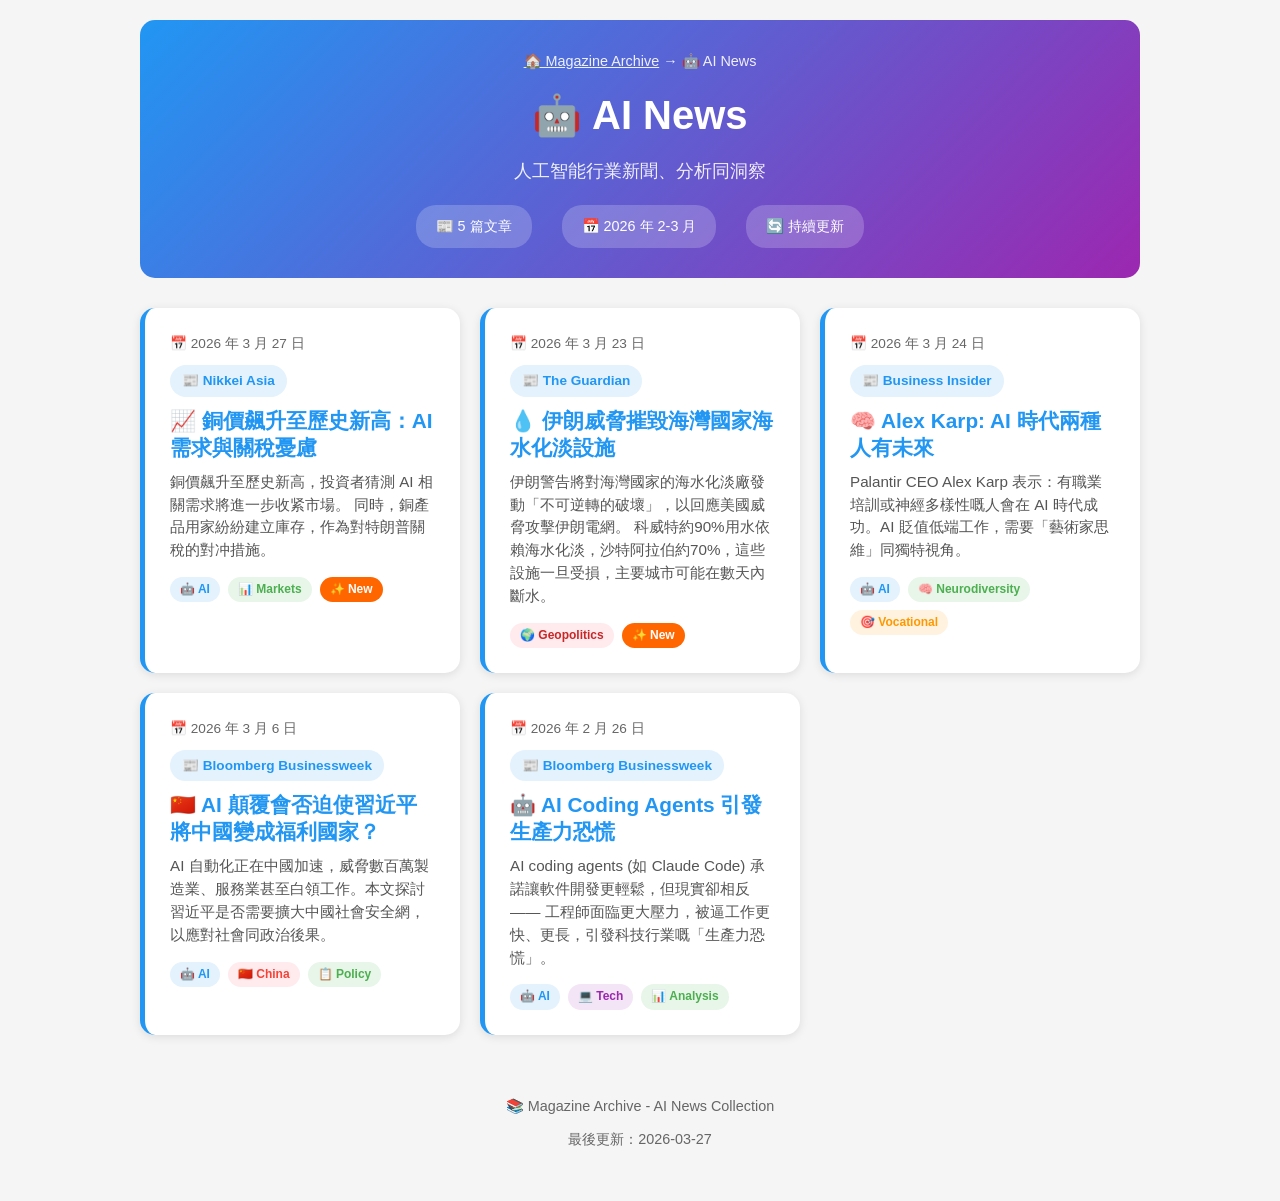
<file: projects/ai-news/index.html>
<!DOCTYPE html>
<html lang="zh-HK">
<head>
    <meta charset="UTF-8">
    <meta name="viewport" content="width=device-width, initial-scale=1.0">
    <title>🤖 AI News - Magazine Archive</title>
    <style>
        :root {
            --ai-blue: #2196F3;
            --ai-purple: #9c27b0;
            --bg-color: #f5f5f5;
            --card-bg: #fff;
        }
        
        * {
            margin: 0;
            padding: 0;
            box-sizing: border-box;
        }
        
        body {
            font-family: -apple-system, BlinkMacSystemFont, "Segoe UI", Roboto, "Helvetica Neue", Arial, sans-serif;
            background: var(--bg-color);
            padding: 20px;
            line-height: 1.6;
        }
        
        .container {
            max-width: 1000px;
            margin: 0 auto;
        }
        
        .header {
            background: linear-gradient(135deg, var(--ai-blue), var(--ai-purple));
            color: white;
            padding: 30px;
            border-radius: 15px;
            margin-bottom: 30px;
            text-align: center;
        }
        
        .breadcrumb {
            font-size: 0.9em;
            opacity: 0.9;
            margin-bottom: 10px;
        }
        
        .breadcrumb a {
            color: white;
            text-decoration: underline;
        }
        
        .title {
            font-size: 2.5em;
            margin-bottom: 10px;
        }
        
        .subtitle {
            font-size: 1.1em;
            opacity: 0.9;
        }
        
        .stats {
            display: flex;
            justify-content: center;
            gap: 30px;
            margin-top: 20px;
            flex-wrap: wrap;
        }
        
        .stat-item {
            background: rgba(255,255,255,0.2);
            padding: 10px 20px;
            border-radius: 20px;
            font-size: 0.9em;
        }
        
        .news-grid {
            display: grid;
            grid-template-columns: repeat(auto-fill, minmax(320px, 1fr));
            gap: 20px;
            margin-bottom: 30px;
        }
        
        .news-card {
            background: var(--card-bg);
            border-radius: 15px;
            padding: 25px;
            box-shadow: 0 2px 10px rgba(0,0,0,0.1);
            transition: all 0.3s;
            border-left: 5px solid var(--ai-blue);
            text-decoration: none;
            color: inherit;
            display: block;
        }
        
        .news-card:hover {
            transform: translateY(-5px);
            box-shadow: 0 5px 20px rgba(0,0,0,0.15);
        }
        
        .news-date {
            font-size: 0.85em;
            color: #666;
            margin-bottom: 10px;
        }
        
        .news-title {
            font-size: 1.3em;
            font-weight: bold;
            color: var(--ai-blue);
            margin-bottom: 10px;
            line-height: 1.3;
        }
        
        .news-source {
            display: inline-block;
            background: #e3f2fd;
            color: var(--ai-blue);
            padding: 5px 12px;
            border-radius: 20px;
            font-size: 0.85em;
            font-weight: 600;
            margin-bottom: 10px;
        }
        
        .news-summary {
            font-size: 0.95em;
            color: #555;
            margin-bottom: 15px;
            line-height: 1.5;
        }
        
        .news-tags {
            display: flex;
            gap: 8px;
            flex-wrap: wrap;
        }
        
        .tag {
            padding: 3px 10px;
            border-radius: 15px;
            font-size: 0.75em;
            font-weight: 600;
        }
        
        .tag-ai { background: #e3f2fd; color: var(--ai-blue); }
        .tag-tech { background: #f3e5f5; color: var(--ai-purple); }
        .tag-analysis { background: #e8f5e9; color: #4caf50; }
        .tag-new { background: #ff6600; color: white; }
        .tag-china { background: #ffebee; color: #f44336; }
        .tag-policy { background: #e8f5e9; color: #4caf50; }
        .tag-neurodivergent { background: #e8f5e9; color: #4caf50; }
        .tag-skills { background: #fff3e0; color: #ff9800; }
        .tag-geopolitics { background: #ffebee; color: #c62828; }
        
        .footer {
            text-align: center;
            padding: 30px;
            color: #666;
            font-size: 0.9em;
        }
        
        @media (max-width: 600px) {
            .title { font-size: 2em; }
            .news-grid { grid-template-columns: 1fr; }
        }
    </style>
</head>
<body>
    <div class="container">
        <div class="header">
            <div class="breadcrumb">
                <a href="../">🏠 Magazine Archive</a> → 🤖 AI News
            </div>
            <h1 class="title">🤖 AI News</h1>
            <p class="subtitle">人工智能行業新聞、分析同洞察</p>
            <div class="stats">
                <div class="stat-item">📰 5 篇文章</div>
                <div class="stat-item">📅 2026 年 2-3 月</div>
                <div class="stat-item">🔄 持續更新</div>
            </div>
        </div>
        
        <div class="news-grid">
            <!-- News Item: Nikkei Copper -->
            <a href="2026-03-27/nikkei-copper-ai-tariffs.html" class="news-card">
                <div class="news-date">📅 2026 年 3 月 27 日</div>
                <div class="news-source">📰 Nikkei Asia</div>
                <h3 class="news-title">📈 銅價飆升至歷史新高：AI 需求與關稅憂慮</h3>
                <p class="news-summary">
                    銅價飆升至歷史新高，投資者猜測 AI 相關需求將進一步收紧市場。
                    同時，銅產品用家紛紛建立庫存，作為對特朗普關稅的對冲措施。
                </p>
                <div class="news-tags">
                    <span class="tag tag-ai">🤖 AI</span>
                    <span class="tag tag-analysis">📊 Markets</span>
                    <span class="tag tag-new">✨ New</span>
                </div>
            </a>
            
            <!-- News Item: Guardian Iran Water -->
            <a href="2026-03-23/guardian-iran-water-gulf.html" class="news-card">
                <div class="news-date">📅 2026 年 3 月 23 日</div>
                <div class="news-source">📰 The Guardian</div>
                <h3 class="news-title">💧 伊朗威脅摧毀海灣國家海水化淡設施</h3>
                <p class="news-summary">
                    伊朗警告將對海灣國家的海水化淡廠發動「不可逆轉的破壞」，以回應美國威脅攻擊伊朗電網。
                    科威特約90%用水依賴海水化淡，沙特阿拉伯約70%，這些設施一旦受損，主要城市可能在數天內斷水。
                </p>
                <div class="news-tags">
                    <span class="tag tag-geopolitics">🌍 Geopolitics</span>
                    <span class="tag tag-new">✨ New</span>
                </div>
            </a>
            
            <!-- News Item: Business Insider Alex Karp -->
            <a href="2026-03-24/business-insider-alex-karp-ai-neurodivergent.html" class="news-card">
                <div class="news-date">📅 2026 年 3 月 24 日</div>
                <div class="news-source">📰 Business Insider</div>
                <h3 class="news-title">🧠 Alex Karp: AI 時代兩種人有未來</h3>
                <p class="news-summary">
                    Palantir CEO Alex Karp 表示：有職業培訓或神經多樣性嘅人會在 AI 時代成功。AI 貶值低端工作，需要「藝術家思維」同獨特視角。
                </p>
                <div class="news-tags">
                    <span class="tag tag-ai">🤖 AI</span>
                    <span class="tag tag-neurodivergent">🧠 Neurodiversity</span>
                    <span class="tag tag-skills">🎯 Vocational</span>
                </div>
            </a>
            
            <!-- News Item: Bloomberg AI China Welfare -->
            <a href="2026-03-06/bloomberg-ai-china-welfare.html" class="news-card">
                <div class="news-date">📅 2026 年 3 月 6 日</div>
                <div class="news-source">📰 Bloomberg Businessweek</div>
                <h3 class="news-title">🇨🇳 AI 顛覆會否迫使習近平將中國變成福利國家？</h3>
                <p class="news-summary">
                    AI 自動化正在中國加速，威脅數百萬製造業、服務業甚至白領工作。本文探討習近平是否需要擴大中國社會安全網，以應對社會同政治後果。
                </p>
                <div class="news-tags">
                    <span class="tag tag-ai">🤖 AI</span>
                    <span class="tag tag-china">🇨🇳 China</span>
                    <span class="tag tag-policy">📋 Policy</span>
                </div>
            </a>
            
            <!-- News Item: Bloomberg Productivity Panic -->
            <a href="2026-02-26/bloomberg-productivity-panic.html" class="news-card">
                <div class="news-date">📅 2026 年 2 月 26 日</div>
                <div class="news-source">📰 Bloomberg Businessweek</div>
                <h3 class="news-title">🤖 AI Coding Agents 引發生產力恐慌</h3>
                <p class="news-summary">
                    AI coding agents (如 Claude Code) 承諾讓軟件開發更輕鬆，但現實卻相反 —— 工程師面臨更大壓力，被逼工作更快、更長，引發科技行業嘅「生產力恐慌」。
                </p>
                <div class="news-tags">
                    <span class="tag tag-ai">🤖 AI</span>
                    <span class="tag tag-tech">💻 Tech</span>
                    <span class="tag tag-analysis">📊 Analysis</span>
                </div>
            </a>
        </div>
        
        <div class="footer">
            <p>📚 Magazine Archive - AI News Collection</p>
            <p style="margin-top: 10px;">最後更新：2026-03-27</p>
        </div>
    </div>
</body>
</html>
</file>
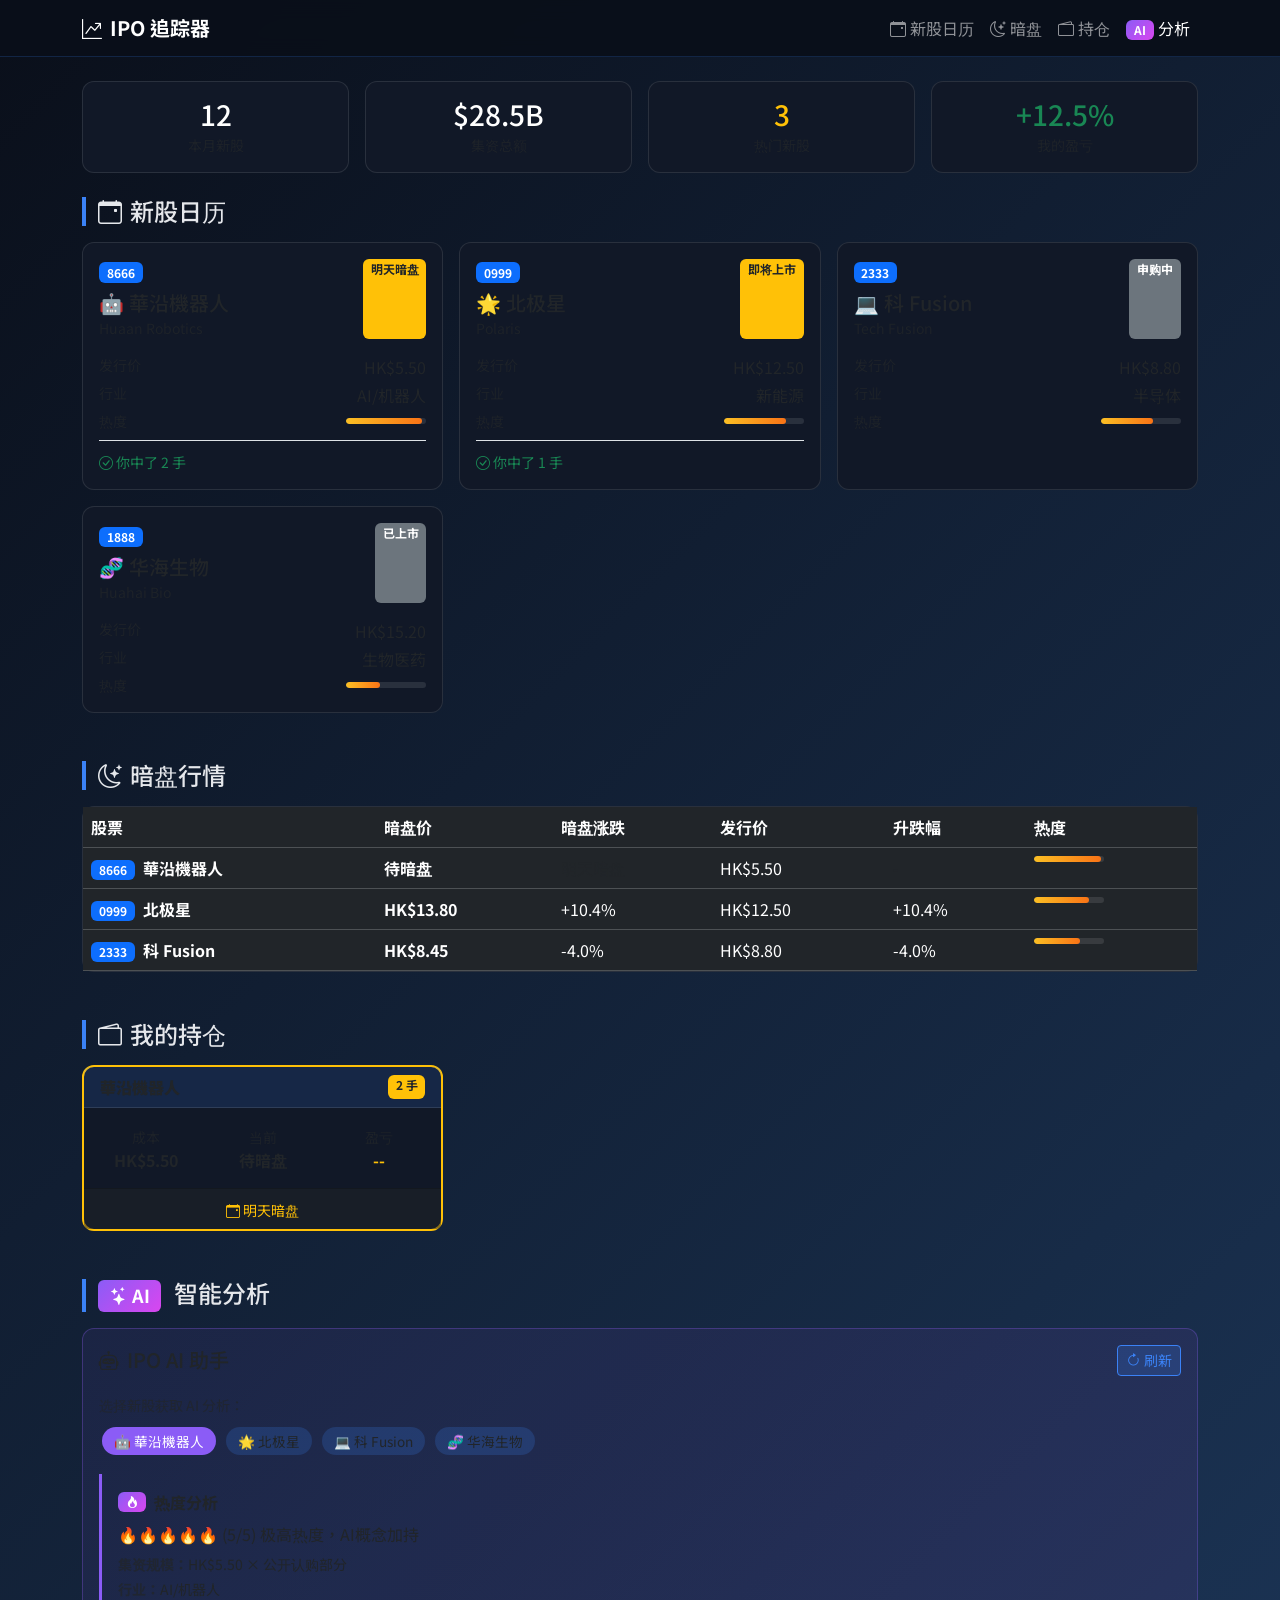
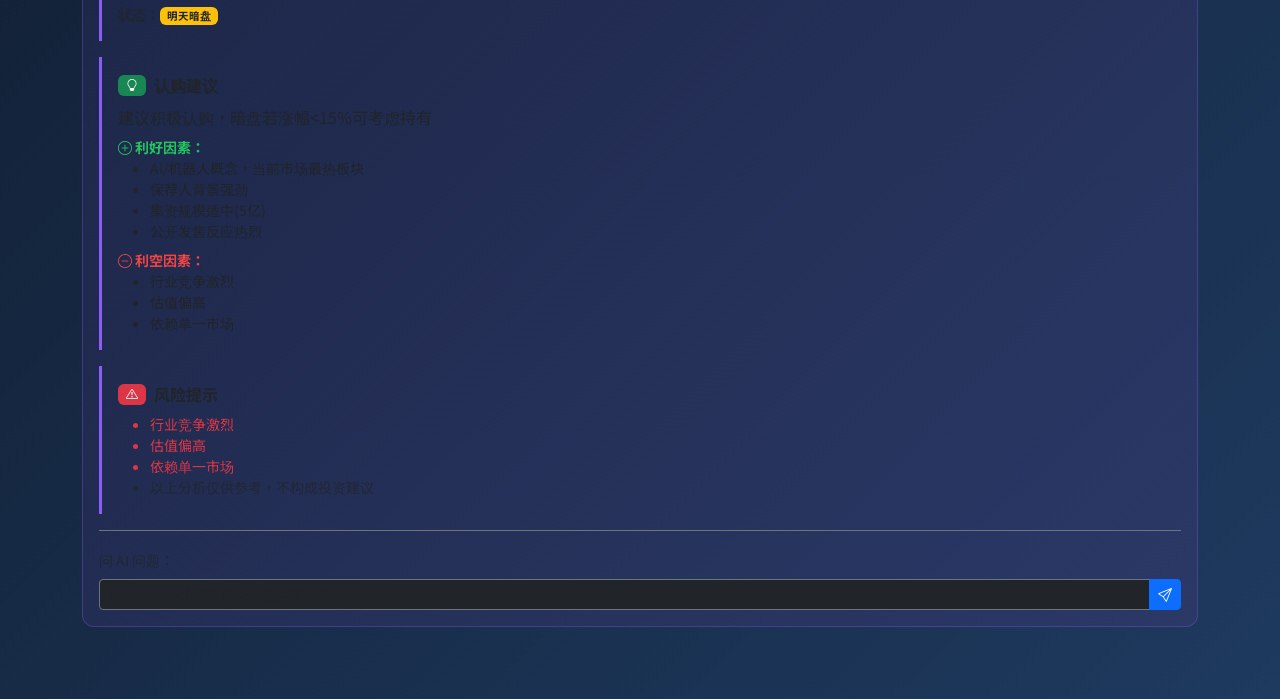
<file: projects/ipo-tracker/index.html>
<!DOCTYPE html>
<html lang="zh-HK">
<head>
    <meta charset="UTF-8">
    <meta name="viewport" content="width=device-width, initial-scale=1.0">
    <title>IPO 追踪器 | HK IPO Tracker</title>
    <link href="https://cdn.jsdelivr.net/npm/bootstrap@5.3.3/dist/css/bootstrap.min.css" rel="stylesheet">
    <link href="https://cdn.jsdelivr.net/npm/bootstrap-icons@1.11.3/font/bootstrap-icons.min.css" rel="stylesheet">
    <link href="https://fonts.googleapis.com/css2?family=Noto+Sans+HK:wght@400;500;700&display=swap" rel="stylesheet">
    <style>
        :root {
            --hk-dark: #0a0f1a;
            --hk-card: #111827;
            --hk-accent: #3b82f6;
            --hk-gold: #fbbf24;
            --hk-green: #22c55e;
            --hk-red: #ef4444;
            --ai-purple: #8b5cf6;
            --ai-pink: #d946ef;
        }
        * { font-family: 'Noto Sans HK', sans-serif; }
        body {
            background: linear-gradient(135deg, var(--hk-dark) 0%, #1e3a5f 100%);
            min-height: 100vh;
            color: #e5e7eb;
        }
        .navbar {
            background: rgba(10, 15, 26, 0.95) !important;
            backdrop-filter: blur(10px);
            border-bottom: 1px solid rgba(59, 130, 246, 0.2);
        }
        .card {
            background: var(--hk-card);
            border: 1px solid rgba(255, 255, 255, 0.1);
            border-radius: 12px;
        }
        .card-header {
            background: rgba(59, 130, 246, 0.15);
            border-bottom: 1px solid rgba(255, 255, 255, 0.1);
            font-weight: 600;
        }
        .ipo-card {
            transition: transform 0.2s, box-shadow 0.2s;
        }
        .ipo-card:hover {
            transform: translateY(-3px);
            box-shadow: 0 10px 30px rgba(59, 130, 246, 0.25);
        }
        .price-up { color: var(--hk-green); }
        .price-down { color: var(--hk-red); }
        .ai-badge {
            background: linear-gradient(135deg, var(--ai-purple), var(--ai-pink));
        }
        .section-title {
            border-left: 4px solid var(--hk-accent);
            padding-left: 12px;
        }
        .refresh-btn {
            background: rgba(59, 130, 246, 0.2);
            border: 1px solid var(--hk-accent);
            color: var(--hk-accent);
        }
        .refresh-btn:hover {
            background: var(--hk-accent);
            color: white;
        }
        #ai-panel {
            background: linear-gradient(135deg, rgba(139, 92, 246, 0.08), rgba(217, 70, 239, 0.08)) !important;
            border: 1px solid rgba(139, 92, 246, 0.3);
        }
        .typing-indicator span {
            display: inline-block;
            width: 8px;
            height: 8px;
            background: var(--ai-purple);
            border-radius: 50%;
            animation: typing 1.4s infinite;
        }
        .typing-indicator span:nth-child(2) { animation-delay: 0.2s; }
        .typing-indicator span:nth-child(3) { animation-delay: 0.4s; }
        @keyframes typing {
            0%, 60%, 100% { transform: translateY(0); }
            30% { transform: translateY(-8px); }
        }
        .ai-response {
            background: rgba(0,0,0,0.3);
            border-radius: 8px;
            padding: 15px;
            white-space: pre-wrap;
            line-height: 1.6;
        }
        .analysis-card {
            border-left: 3px solid var(--ai-purple);
        }
        .stock-chip {
            display: inline-block;
            padding: 4px 12px;
            background: rgba(59, 130, 246, 0.2);
            border-radius: 20px;
            font-size: 0.85rem;
            margin: 3px;
            cursor: pointer;
            transition: all 0.2s;
        }
        .stock-chip:hover, .stock-chip.active {
            background: var(--ai-purple);
            color: white;
        }
        .heat-bar {
            height: 6px;
            background: rgba(255,255,255,0.1);
            border-radius: 3px;
            overflow: hidden;
        }
        .heat-fill {
            height: 100%;
            background: linear-gradient(90deg, var(--hk-gold), #f97316);
            border-radius: 3px;
            transition: width 0.5s ease;
        }
        .modal-content { background: var(--hk-card) !important; }
        .toast-custom {
            background: var(--hk-card);
            border: 1px solid var(--hk-accent);
        }
        .pros { color: var(--hk-green); }
        .cons { color: var(--hk-red); }
    </style>
</head>
<body>
    <!-- Navbar -->
    <nav class="navbar navbar-expand-lg navbar-dark">
        <div class="container">
            <a class="navbar-brand fw-bold" href="#">
                <i class="bi bi-graph-up-arrow me-2"></i>IPO 追踪器
            </a>
            <button class="navbar-toggler" type="button" data-bs-toggle="collapse" data-bs-target="#navbarNav">
                <span class="navbar-toggler-icon"></span>
            </button>
            <div class="collapse navbar-collapse" id="navbarNav">
                <ul class="navbar-nav ms-auto">
                    <li class="nav-item"><a class="nav-link" href="#upcoming"><i class="bi bi-calendar-event me-1"></i>新股日历</a></li>
                    <li class="nav-item"><a class="nav-link" href="#grey-market"><i class="bi bi-moon-stars me-1"></i>暗盘</a></li>
                    <li class="nav-item"><a class="nav-link" href="#holdings"><i class="bi bi-wallet2 me-1"></i>持仓</a></li>
                    <li class="nav-item"><a class="nav-link active" href="#ai-analysis"><span class="badge ai-badge">AI</span> 分析</a></li>
                </ul>
            </div>
        </div>
    </nav>

    <div class="container py-4">
        <!-- Stats Bar -->
        <div class="row g-3 mb-4">
            <div class="col-6 col-md-3">
                <div class="card text-center py-3">
                    <div class="card-body p-0">
                        <h3 class="mb-0 text-white">12</h3>
                        <small class="text-muted">本月新股</small>
                    </div>
                </div>
            </div>
            <div class="col-6 col-md-3">
                <div class="card text-center py-3">
                    <div class="card-body p-0">
                        <h3 class="mb-0 text-white">$28.5B</h3>
                        <small class="text-muted">集资总额</small>
                    </div>
                </div>
            </div>
            <div class="col-6 col-md-3">
                <div class="card text-center py-3">
                    <div class="card-body p-0">
                        <h3 class="mb-0 text-warning">3</h3>
                        <small class="text-muted">热门新股</small>
                    </div>
                </div>
            </div>
            <div class="col-6 col-md-3">
                <div class="card text-center py-3">
                    <div class="card-body p-0">
                        <h3 class="mb-0 text-success">+12.5%</h3>
                        <small class="text-muted">我的盈亏</small>
                    </div>
                </div>
            </div>
        </div>

        <!-- Upcoming IPOs -->
        <section id="upcoming" class="mb-5">
            <h4 class="section-title mb-3"><i class="bi bi-calendar-event me-2"></i>新股日历</h4>
            <div class="row g-3" id="upcoming-ipo-list"></div>
        </section>

        <!-- Grey Market -->
        <section id="grey-market" class="mb-5">
            <h4 class="section-title mb-3"><i class="bi bi-moon-stars me-2"></i>暗盘行情</h4>
            <div class="card">
                <div class="table-responsive">
                    <table class="table table-dark table-hover mb-0">
                        <thead>
                            <tr>
                                <th>股票</th>
                                <th>暗盘价</th>
                                <th>暗盘涨跌</th>
                                <th>发行价</th>
                                <th>升跌幅</th>
                                <th>热度</th>
                            </tr>
                        </thead>
                        <tbody id="grey-market-table"></tbody>
                    </table>
                </div>
            </div>
        </section>

        <!-- Holdings -->
        <section id="holdings" class="mb-5">
            <h4 class="section-title mb-3"><i class="bi bi-wallet2 me-2"></i>我的持仓</h4>
            <div class="row g-3" id="holdings-list"></div>
        </section>

        <!-- AI Analysis -->
        <section id="ai-analysis" class="mb-5">
            <h4 class="section-title mb-3">
                <span class="badge ai-badge me-2"><i class="bi bi-stars"></i> AI</span>
                智能分析
            </h4>
            <div class="card" id="ai-panel">
                <div class="card-body">
                    <div class="d-flex justify-content-between align-items-center mb-3">
                        <h5 class="mb-0"><i class="bi bi-robot me-2"></i>IPO AI 助手</h5>
                        <button class="btn btn-sm refresh-btn" onclick="initAIAnalysis()">
                            <i class="bi bi-arrow-clockwise me-1"></i>刷新
                        </button>
                    </div>
                    
                    <!-- Stock Selector -->
                    <div class="mb-3">
                        <label class="form-label text-muted small">选择新股获取 AI 分析：</label>
                        <div id="stock-chips">
                            <span class="stock-chip active" data-stock="huaan">🤖 華沿機器人</span>
                            <span class="stock-chip" data-stock="polaris">🌟 北极星</span>
                            <span class="stock-chip" data-stock="techfusion">💻 科 Fusion</span>
                            <span class="stock-chip" data-stock="huahai">🧬 华海生物</span>
                        </div>
                    </div>

                    <!-- Analysis Results -->
                    <div id="ai-analysis-content">
                        <div class="analysis-card p-3 mb-3" id="heat-analysis">
                            <div class="d-flex align-items-center mb-2">
                                <span class="badge ai-badge me-2"><i class="bi bi-fire"></i></span>
                                <strong>热度分析</strong>
                            </div>
                            <div id="heat-content"></div>
                        </div>
                        
                        <div class="analysis-card p-3 mb-3" id="advice-analysis">
                            <div class="d-flex align-items-center mb-2">
                                <span class="badge bg-success me-2"><i class="bi bi-lightbulb"></i></span>
                                <strong>认购建议</strong>
                            </div>
                            <div id="advice-content"></div>
                        </div>
                        
                        <div class="analysis-card p-3" id="risk-analysis">
                            <div class="d-flex align-items-center mb-2">
                                <span class="badge bg-danger me-2"><i class="bi bi-exclamation-triangle"></i></span>
                                <strong>风险提示</strong>
                            </div>
                            <div id="risk-content"></div>
                        </div>
                    </div>
                    
                    <div id="ai-loading" class="text-center py-4 d-none">
                        <div class="typing-indicator mb-2"><span></span><span></span><span></span></div>
                        <small class="text-muted">AI 分析中，请稍候...</small>
                    </div>

                    <!-- Custom Query -->
                    <div class="mt-3 pt-3 border-top border-secondary">
                        <label class="form-label text-muted small">问 AI 问题：</label>
                        <div class="input-group">
                            <input type="text" class="form-control form-control-sm bg-dark text-light border-secondary" 
                                   id="ai-query" placeholder="例如：華沿機器文明天暗盘会涨吗？">
                            <button class="btn btn-sm btn-primary" onclick="askAI()">
                                <i class="bi bi-send"></i>
                            </button>
                        </div>
                        <div id="ai-answer" class="ai-response mt-2 d-none"></div>
                    </div>
                </div>
            </div>
        </section>
    </div>

    <!-- Toast -->
    <div class="toast-container position-fixed bottom-0 end-0 p-3">
        <div id="alert-toast" class="toast toast-custom text-light" role="alert">
            <div class="toast-body d-flex align-items-center">
                <i class="bi bi-bell me-2"></i>
                <span id="toast-message"></span>
            </div>
        </div>
    </div>

    <script src="https://cdn.jsdelivr.net/npm/bootstrap@5.3.3/dist/js/bootstrap.bundle.min.js"></script>
    <script>
        // IPO Data
        const ipoData = [
            { code: '8666', name: '華沿機器人', nameEn: 'Huaan Robotics', price: 'HK$5.50', lots: 2, status: '明天暗盘', heat: 95, industry: 'AI/机器人', icon: '🤖', 
              analysis: { heat: '🔥🔥🔥🔥🔥 (5/5) 极高热度，AI概念加持', pros: ['AI/机器人概念，当前市场最热板块', '保荐人背景强劲', '集资规模适中(5亿)', '公开发售反应热烈'], cons: ['行业竞争激烈', '估值偏高', '依赖单一市场'], advice: '建议积极认购，暗盘若涨幅<15%可考虑持有' }},
            { code: '0999', name: '北极星', nameEn: 'Polaris', price: 'HK$12.50', lots: 1, status: '即将上市', heat: 78, industry: '新能源', icon: '🌟',
              analysis: { heat: '🔥🔥🔥🔥 (4/5) 热度较高', pros: ['新能源赛道长期看好', '国策支持', '基石投资者优质'], cons: ['集资规模较大', '短期内涨幅可能有限'], advice: '稳健选择，适合长线' }},
            { code: '2333', name: '科 Fusion', nameEn: 'Tech Fusion', price: 'HK$8.80', lots: 0, status: '申购中', heat: 65, industry: '半导体', icon: '💻',
              analysis: { heat: '🔥🔥🔥 (3/5) 热度中等', pros: ['半导体国产替代概念', '技术壁垒较高'], cons: ['行业周期性较强', '近期板块走势疲软'], advice: '谨慎认购，关注定价' }},
            { code: '1888', name: '华海生物', nameEn: 'Huahai Bio', price: 'HK$15.20', lots: 0, status: '已上市', heat: 42, industry: '生物医药', icon: '🧬',
              analysis: { heat: '🔥🔥 (2/5) 热度较低', pros: ['创新药概念', '管线丰富'], cons: ['研发风险大', '商业化进度慢', '近期医药板块承压'], advice: '高风险长线标的，短期吸引力不足' }}
        ];

        const greyMarketData = [
            { code: '8666', name: '華沿機器人', greyPrice: '待暗盘', change: '明天暗盘', issuePrice: 'HK$5.50', spread: '-', heat: 95 },
            { code: '0999', name: '北极星', greyPrice: 'HK$13.80', change: '+10.4%', issuePrice: 'HK$12.50', spread: '+10.4%', heat: 78 },
            { code: '2333', name: '科 Fusion', greyPrice: 'HK$8.45', change: '-4.0%', issuePrice: 'HK$8.80', spread: '-4.0%', heat: 65 }
        ];

        const holdingsData = [
            { code: '8666', name: '華沿機器人', lots: 2, avgCost: 5.50, currentPrice: '待暗盘', pnlPercent: 0 }
        ];

        let currentStock = 'huaan';

        // Render IPOs
        function renderIPOs() {
            document.getElementById('upcoming-ipo-list').innerHTML = ipoData.map(ipo => `
                <div class="col-md-6 col-lg-4">
                    <div class="card ipo-card h-100">
                        <div class="card-body">
                            <div class="d-flex justify-content-between mb-2">
                                <div>
                                    <span class="badge bg-primary">${ipo.code}</span>
                                    <h5 class="mt-2 mb-0">${ipo.icon} ${ipo.name}</h5>
                                    <small class="text-muted">${ipo.nameEn}</small>
                                </div>
                                <span class="badge ${ipo.lots > 0 ? 'bg-warning text-dark' : 'bg-secondary'}">${ipo.status}</span>
                            </div>
                            <div class="mt-3">
                                <div class="d-flex justify-content-between mb-1">
                                    <small class="text-muted">发行价</small><span>${ipo.price}</span>
                                </div>
                                <div class="d-flex justify-content-between mb-1">
                                    <small class="text-muted">行业</small><span>${ipo.industry}</span>
                                </div>
                                <div class="d-flex justify-content-between align-items-center">
                                    <small class="text-muted">热度</small>
                                    <div class="heat-bar" style="width:80px">
                                        <div class="heat-fill" style="width:${ipo.heat}%"></div>
                                    </div>
                                </div>
                            </div>
                            ${ipo.lots > 0 ? `<div class="mt-2 pt-2 border-top"><small class="text-success"><i class="bi bi-check-circle"></i> 你中了 ${ipo.lots} 手</small></div>` : ''}
                        </div>
                    </div>
                </div>
            `).join('');
        }

        // Render Grey Market
        function renderGreyMarket() {
            document.getElementById('grey-market-table').innerHTML = greyMarketData.map(s => {
                const isUp = s.change.startsWith('+');
                const cls = s.change.includes('暗盘') ? 'text-muted' : (isUp ? 'price-up' : 'price-down');
                return `<tr>
                    <td><span class="badge bg-primary me-2">${s.code}</span><strong>${s.name}</strong></td>
                    <td><strong>${s.greyPrice}</strong></td>
                    <td class="${cls}">${s.change}</td>
                    <td>${s.issuePrice}</td>
                    <td class="${cls}">${s.spread}</td>
                    <td><div class="heat-bar" style="width:70px"><div class="heat-fill" style="width:${s.heat}%"></div></div></td>
                </tr>`;
            }).join('');
        }

        // Render Holdings
        function renderHoldings() {
            const el = document.getElementById('holdings-list');
            if (!holdingsData.length) { el.innerHTML = '<div class="col-12 text-center text-muted py-4"><i class="bi bi-inbox fs-1"></i><p class="mt-2">暂无持仓</p></div>'; return; }
            el.innerHTML = holdingsData.map(h => `
                <div class="col-md-6 col-lg-4">
                    <div class="card border-warning border-2">
                        <div class="card-header d-flex justify-content-between">
                            <strong>${h.name}</strong>
                            <span class="badge bg-warning text-dark">${h.lots} 手</span>
                        </div>
                        <div class="card-body">
                            <div class="row text-center">
                                <div class="col-4"><small class="text-muted">成本</small><br><strong>HK$${h.avgCost.toFixed(2)}</strong></div>
                                <div class="col-4"><small class="text-muted">当前</small><br><strong>${h.currentPrice}</strong></div>
                                <div class="col-4"><small class="text-muted">盈亏</small><br><strong class="text-warning">--</strong></div>
                            </div>
                        </div>
                        <div class="card-footer text-center bg-dark bg-opacity-50">
                            <small class="text-warning"><i class="bi bi-calendar-event"></i> 明天暗盘</small>
                        </div>
                    </div>
                </div>
            `).join('');
        }

        // AI Analysis
        function renderAIAnalysis(stock) {
            const data = ipoData.find(s => s.code === stock || s.name.includes(stock)) || ipoData[0];
            const a = data.analysis;
            
            document.getElementById('heat-content').innerHTML = `
                <p class="mb-2">${a.heat}</p>
                <div class="small">
                    <div class="mb-1"><strong class="text-muted">集资规模：</strong>${data.price} × 公开认购部分</div>
                    <div class="mb-1"><strong class="text-muted">行业：</strong>${data.industry}</div>
                    <div><strong class="text-muted">状态：</strong><span class="badge ${data.lots > 0 ? 'bg-warning text-dark' : 'bg-secondary'}">${data.status}</span></div>
                </div>`;
            
            document.getElementById('advice-content').innerHTML = `
                <p class="mb-2">${a.advice}</p>
                <div class="small">
                    <strong class="pros"><i class="bi bi-plus-circle"></i> 利好因素：</strong>
                    <ul class="mb-2">${a.pros.map(p => `<li>${p}</li>`).join('')}</ul>
                    <strong class="cons"><i class="bi bi-dash-circle"></i> 利空因素：</strong>
                    <ul class="mb-0">${a.cons.map(c => `<li>${c}</li>`).join('')}</ul>
                </div>`;
            
            document.getElementById('risk-content').innerHTML = `
                <ul class="mb-0 small">
                    ${a.cons.map(c => `<li class="text-danger">${c}</li>`).join('')}
                    <li class="text-muted">以上分析仅供参考，不构成投资建议</li>
                </ul>`;
        }

        function initAIAnalysis() {
            renderAIAnalysis(currentStock);
            showToast('AI 分析已更新');
        }

        // Stock chip selection
        document.querySelectorAll('.stock-chip').forEach(chip => {
            chip.addEventListener('click', () => {
                document.querySelectorAll('.stock-chip').forEach(c => c.classList.remove('active'));
                chip.classList.add('active');
                currentStock = chip.dataset.stock;
                initAIAnalysis();
            });
        });

        // Ask AI (MiniMax integration ready)
        async function askAI() {
            const query = document.getElementById('ai-query').value.trim();
            if (!query) return;
            
            const answerEl = document.getElementById('ai-answer');
            answerEl.classList.remove('d-none');
            answerEl.innerHTML = '<span class="text-muted">AI 分析中...</span>';
            
            // MiniMax API call would go here
            // For demo, use simulated response
            setTimeout(() => {
                const responses = [
                    `根据当前市场数据，華沿機器人暗盘表现值得期待。建议：
• 若暗盘涨幅 <15%：可考虑持有
• 若涨幅 15-30%：分批获利
• 若涨幅 >30%：注意回调风险

⚠️ 风险提示：AI板块近期波动较大，请注意止损。`,
                    `華沿機器人属于AI概念热门股，明天暗盘关键点位：
• 支撑位：发行价 HK$5.50
• 初步目标：HK$6.60-7.00 (+20-27%)
• 止损位：HK$5.20 (-5%)

💡 操作建议：控制仓位，留足子弹。`,
                    `从热度角度分析，華沿機器人明天暗盘：
✅ 超购倍数预计 50+ 倍
✅ AI概念持续发酵
⚠️ 注意大市气氛影响
⚠️ 关注暗盘开盘竞价`
                ];
                answerEl.innerHTML = responses[Math.floor(Math.random() * responses.length)];
                document.getElementById('ai-query').value = '';
            }, 1500);
        }

        function showToast(msg) {
            const t = new bootstrap.Toast(document.getElementById('alert-toast'));
            document.getElementById('toast-message').textContent = msg;
            t.show();
        }

        // Init
        document.addEventListener('DOMContentLoaded', () => {
            renderIPOs();
            renderGreyMarket();
            renderHoldings();
            renderAIAnalysis('huaan');
        });
    </script>
</body>
</html>
</file>
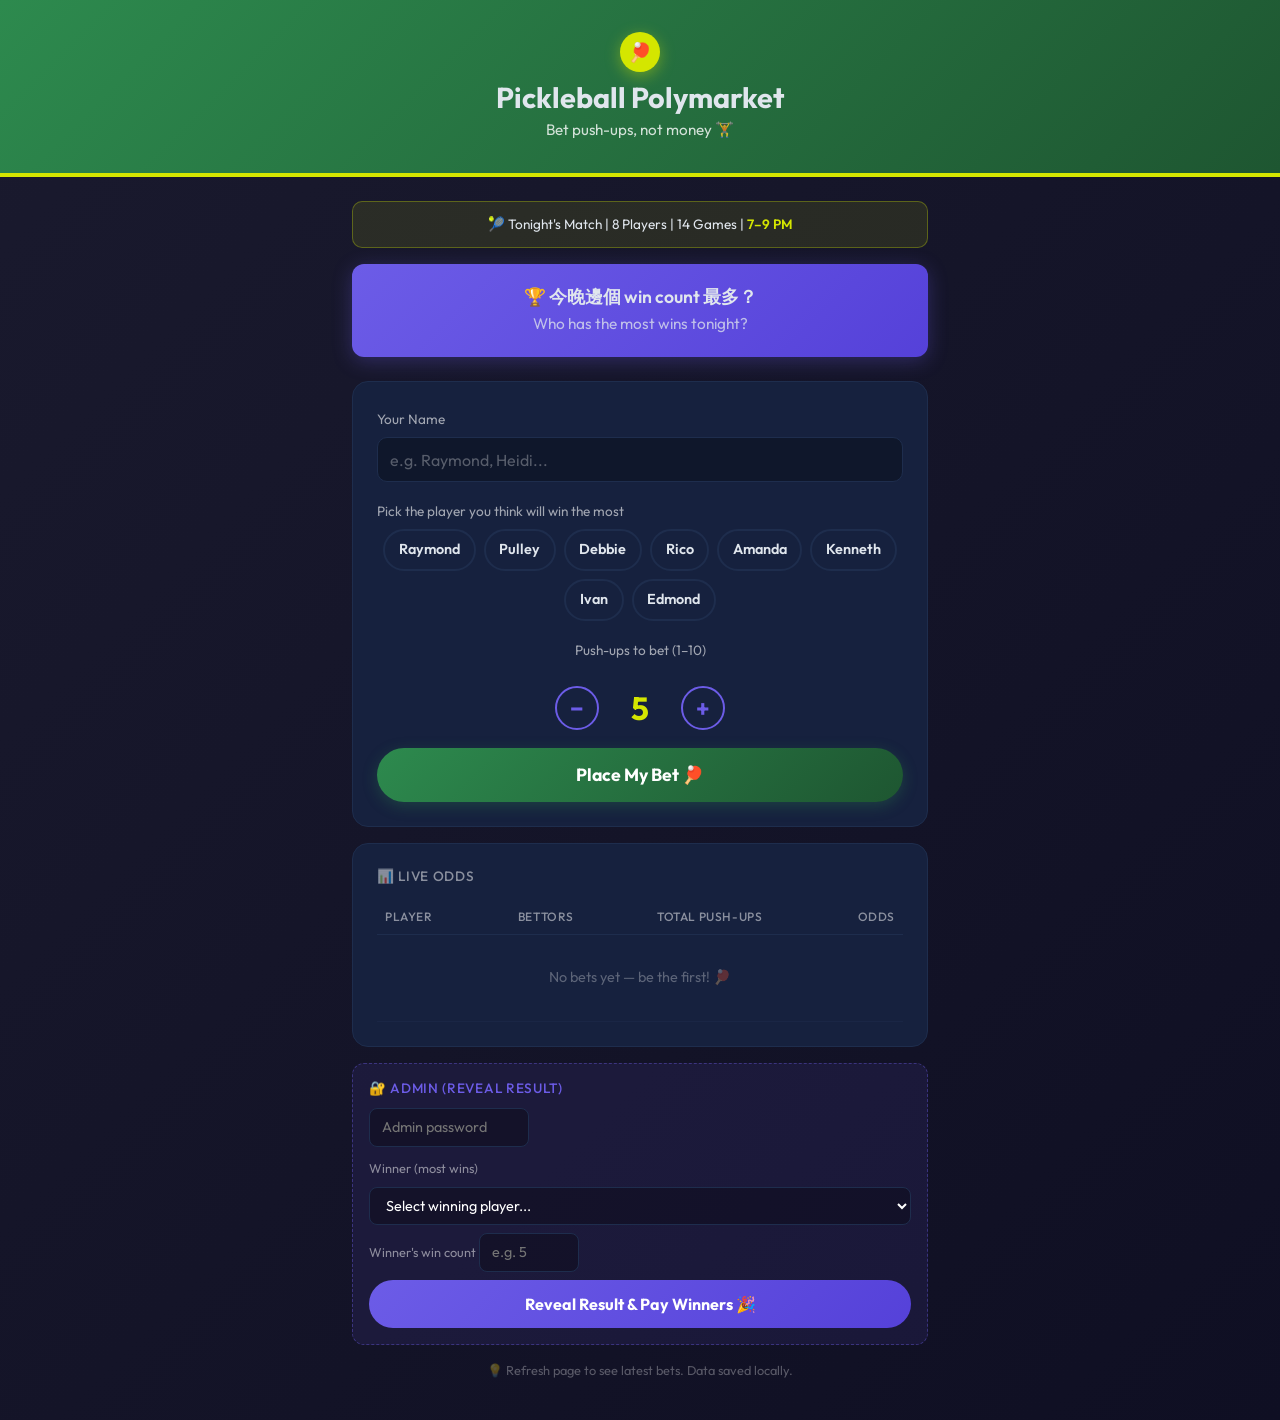
<file: projects/pickleball-polymarket/index.html>
<!DOCTYPE html>
<html lang="en">
<head>
    <meta charset="UTF-8">
    <meta name="viewport" content="width=device-width, initial-scale=1.0">
    <title>🏓 Pickleball Polymarket</title>
    <link href="https://cdn.jsdelivr.net/npm/bootstrap@5.3.2/dist/css/bootstrap.min.css" rel="stylesheet">
    <link rel="preconnect" href="https://fonts.googleapis.com">
    <link href="https://fonts.googleapis.com/css2?family=Outfit:wght@400;600;700&display=swap" rel="stylesheet">
    <style>
        :root {
            --court-green: #2d8a4e;
            --court-dark: #1a1a2e;
            --ball-yellow: #d4e600;
            --accent: #6c5ce7;
            --card-bg: #16213e;
            --card-border: #1e2d4d;
        }

        * { font-family: 'Outfit', sans-serif; }

        body {
            background: linear-gradient(135deg, var(--court-dark) 0%, #0f0f23 100%);
            min-height: 100vh;
            color: #e0e6ed;
        }

        .hero {
            background: linear-gradient(135deg, var(--court-green) 0%, #1e5631 100%);
            padding: 2rem 1rem;
            text-align: center;
            border-bottom: 4px solid var(--ball-yellow);
        }

        .hero h1 { font-weight: 700; font-size: 1.8rem; }
        .hero .subtitle { color: rgba(255,255,255,0.8); font-size: 0.95rem; }

        .ball-icon {
            width: 40px; height: 40px;
            background: var(--ball-yellow);
            border-radius: 50%;
            display: inline-flex;
            align-items: center;
            justify-content: center;
            font-size: 1.2rem;
            box-shadow: 0 4px 15px rgba(212, 230, 0, 0.4);
        }

        .card-custom {
            background: var(--card-bg);
            border: 1px solid var(--card-border);
            border-radius: 16px;
            padding: 1.5rem;
            margin-bottom: 1rem;
        }

        .question-box {
            background: linear-gradient(135deg, var(--accent) 0%, #5541d9 100%);
            border-radius: 12px;
            padding: 1.25rem;
            text-align: center;
            font-size: 1.1rem;
            font-weight: 600;
            margin-bottom: 1.5rem;
            box-shadow: 0 4px 20px rgba(108, 92, 231, 0.3);
        }

        .question-box small { opacity: 0.75; font-weight: 400; }

        .player-grid { display: flex; flex-wrap: wrap; gap: 0.5rem; justify-content: center; }

        .player-btn {
            background: var(--card-bg);
            border: 2px solid var(--card-border);
            color: #e0e6ed;
            padding: 0.5rem 0.85rem;
            border-radius: 50px;
            font-weight: 600;
            cursor: pointer;
            transition: all 0.2s;
            font-size: 0.9rem;
        }

        .player-btn:hover, .player-btn.selected {
            border-color: var(--ball-yellow);
            background: rgba(212, 230, 0, 0.15);
            color: #fff;
        }

        .pushup-stepper {
            display: flex;
            align-items: center;
            gap: 1rem;
            justify-content: center;
            margin: 1rem 0;
        }

        .stepper-btn {
            width: 44px; height: 44px;
            border-radius: 50%;
            border: 2px solid var(--accent);
            background: transparent;
            color: var(--accent);
            font-size: 1.5rem;
            font-weight: 700;
            cursor: pointer;
            transition: all 0.2s;
            display: flex;
            align-items: center;
            justify-content: center;
        }

        .stepper-btn:hover { background: var(--accent); color: #fff; }
        .stepper-value {
            font-size: 2rem;
            font-weight: 700;
            color: var(--ball-yellow);
            min-width: 50px;
            text-align: center;
        }

        .odds-table { width: 100%; }
        .odds-table th {
            color: rgba(255,255,255,0.5);
            font-weight: 500;
            font-size: 0.75rem;
            text-transform: uppercase;
            letter-spacing: 0.05em;
            padding: 0.5rem;
            border-bottom: 1px solid var(--card-border);
        }
        .odds-table td {
            padding: 0.6rem 0.4rem;
            border-bottom: 1px solid rgba(30, 45, 77, 0.5);
            vertical-align: middle;
            font-size: 0.9rem;
        }

        .player-dot {
            width: 12px; height: 12px;
            border-radius: 50%;
            display: inline-block;
            margin-right: 5px;
        }

        .bettor-name { font-weight: 600; }
        .bettor-pushups {
            background: rgba(212, 230, 0, 0.15);
            color: var(--ball-yellow);
            padding: 2px 8px;
            border-radius: 20px;
            font-weight: 600;
            font-size: 0.8rem;
        }

        .total-row { font-weight: 700; color: #fff; }
        .total-row td { border-bottom: none !important; padding-top: 1rem !important; }

        .submit-btn {
            background: linear-gradient(135deg, var(--court-green) 0%, #1e5631 100%);
            border: none;
            color: #fff;
            font-weight: 700;
            font-size: 1.1rem;
            padding: 0.85rem 2rem;
            border-radius: 50px;
            width: 100%;
            cursor: pointer;
            transition: all 0.2s;
            box-shadow: 0 4px 15px rgba(45, 138, 78, 0.3);
        }

        .submit-btn:hover {
            transform: translateY(-2px);
            box-shadow: 0 6px 20px rgba(45, 138, 78, 0.4);
        }

        .submit-btn:disabled {
            opacity: 0.5;
            cursor: not-allowed;
            transform: none;
        }

        .reveal-btn {
            background: linear-gradient(135deg, var(--accent) 0%, #5541d9 100%);
            border: none;
            color: #fff;
            font-weight: 700;
            padding: 0.75rem 1.5rem;
            border-radius: 50px;
            cursor: pointer;
            transition: all 0.2s;
        }

        .reveal-btn:hover { transform: translateY(-2px); }

        .winner-badge {
            background: var(--court-green);
            color: #fff;
            padding: 2px 10px;
            border-radius: 20px;
            font-size: 0.75rem;
            font-weight: 700;
            margin-left: 8px;
        }

        .result-banner {
            background: linear-gradient(135deg, var(--court-green) 0%, #1e5631 100%);
            border-radius: 16px;
            padding: 1.5rem;
            text-align: center;
            margin-bottom: 1.5rem;
            display: none;
        }

        .result-banner.winners-found {
            background: linear-gradient(135deg, var(--court-green) 0%, #1e5631 100%);
            display: block;
        }

        .result-banner.no-winners {
            background: linear-gradient(135deg, #c0392b 0%, #8e2424 100%);
            display: block;
        }

        .result-banner h3 { margin: 0 0 0.5rem; font-size: 1.3rem; }
        .result-banner p { margin: 0; opacity: 0.85; }

        .admin-section {
            background: rgba(108, 92, 231, 0.1);
            border: 1px dashed rgba(108, 92, 231, 0.4);
            border-radius: 12px;
            padding: 1rem;
            margin-top: 1rem;
        }

        .admin-section h6 {
            color: var(--accent);
            margin-bottom: 0.75rem;
            font-size: 0.85rem;
            text-transform: uppercase;
            letter-spacing: 0.05em;
        }

        .admin-input {
            background: rgba(0,0,0,0.3);
            border: 1px solid var(--card-border);
            color: #fff;
            padding: 0.5rem 0.75rem;
            border-radius: 8px;
            font-size: 0.9rem;
        }

        .admin-input:focus {
            outline: none;
            border-color: var(--accent);
        }

        .admin-input option { background: var(--court-dark); }

        .refresh-hint {
            text-align: center;
            color: rgba(255,255,255,0.3);
            font-size: 0.8rem;
            margin-top: 1rem;
        }

        .name-input {
            background: rgba(0,0,0,0.3);
            border: 1px solid var(--card-border);
            color: #fff;
            padding: 0.6rem 0.75rem;
            border-radius: 10px;
            font-size: 1rem;
            width: 100%;
        }

        .name-input:focus {
            outline: none;
            border-color: var(--accent);
        }

        .name-input::placeholder { color: rgba(255,255,255,0.3); }

        .match-info {
            background: rgba(212, 230, 0, 0.1);
            border: 1px solid rgba(212, 230, 0, 0.3);
            border-radius: 10px;
            padding: 0.75rem 1rem;
            text-align: center;
            margin-bottom: 1rem;
            font-size: 0.85rem;
        }

        .match-info span { color: var(--ball-yellow); font-weight: 600; }

        @media (max-width: 576px) {
            .hero h1 { font-size: 1.4rem; }
            .question-box { font-size: 1rem; padding: 1rem; }
            .player-btn { padding: 0.4rem 0.7rem; font-size: 0.8rem; }
        }
    </style>
</head>
<body>

<div class="hero">
    <div class="ball-icon">🏓</div>
    <h1 class="mt-2 mb-1">Pickleball Polymarket</h1>
    <p class="subtitle mb-0">Bet push-ups, not money 🏋️</p>
</div>

<div class="container py-4" style="max-width: 600px;">
    <div class="match-info">
        🎾 Tonight's Match | 8 Players | 14 Games | <span>7–9 PM</span>
    </div>

    <div class="question-box" id="questionBox">
        🏆 今晚邊個 win count 最多？<br>
        <small>Who has the most wins tonight?</small>
    </div>

    <div class="result-banner" id="resultBanner">
        <h3 id="resultTitle">結果</h3>
        <p id="resultText"></p>
    </div>

    <div class="card-custom" id="betCard">
        <div class="mb-3">
            <label class="form-label" style="color:rgba(255,255,255,0.6);font-size:0.85rem;">Your Name</label>
            <input type="text" class="name-input" id="bettorName" placeholder="e.g. Raymond, Heidi..." maxlength="20">
        </div>

        <div class="mb-3">
            <label class="form-label" style="color:rgba(255,255,255,0.6);font-size:0.85rem;">Pick the player you think will win the most</label>
            <div class="player-grid" id="playerGrid">
                <!-- Filled by JS -->
            </div>
        </div>

        <div class="mb-3 text-center">
            <label class="form-label" style="color:rgba(255,255,255,0.6);font-size:0.85rem;">Push-ups to bet (1–10)</label>
            <div class="pushup-stepper">
                <button class="stepper-btn" id="decBtn">−</button>
                <div class="stepper-value" id="pushupCount">5</div>
                <button class="stepper-btn" id="incBtn">+</button>
            </div>
        </div>

        <button class="submit-btn" id="submitBtn">Place My Bet 🏓</button>
    </div>

    <div class="card-custom">
        <h6 style="color:rgba(255,255,255,0.5);font-size:0.85rem;text-transform:uppercase;letter-spacing:0.05em;margin-bottom:1rem;">
            📊 Live Odds
        </h6>
        <table class="odds-table" id="oddsTable">
            <thead>
                <tr>
                    <th>Player</th>
                    <th class="text-center">Bettors</th>
                    <th class="text-center">Total Push-ups</th>
                    <th class="text-end">Odds</th>
                </tr>
            </thead>
            <tbody id="oddsBody">
                <tr><td colspan="4" style="text-align:center;color:rgba(255,255,255,0.3);padding:2rem;">No bets yet — be the first! 🏓</td></tr>
            </tbody>
        </table>
    </div>

    <div class="admin-section">
        <h6>🔐 Admin (Reveal Result)</h6>
        <div class="mb-2">
            <input type="password" class="admin-input" id="adminPassword" placeholder="Admin password" style="max-width:160px;">
        </div>
        <div class="mb-2">
            <label class="form-label" style="color:rgba(255,255,255,0.5);font-size:0.8rem;">Winner (most wins)</label>
            <select class="admin-input" id="winnerSelect" style="width:100%;">
                <option value="">Select winning player...</option>
            </select>
        </div>
        <div class="mb-2">
            <label class="form-label" style="color:rgba(255,255,255,0.5);font-size:0.8rem;">Winner's win count</label>
            <input type="number" class="admin-input" id="winCountInput" placeholder="e.g. 5" min="0" max="14" style="width:100px;">
        </div>
        <button class="reveal-btn w-100" id="revealBtn">Reveal Result & Pay Winners 🎉</button>
    </div>

    <p class="refresh-hint">💡 Refresh page to see latest bets. Data saved locally.</p>
</div>

<script>
(function() {
    const STORAGE_KEY = 'pickleball_bets_v2';
    const ADMIN_PWD = 'pickle2024';

    const PLAYERS = [
        'Raymond', 'Pulley', 'Debbie', 'Rico', 
        'Amanda', 'Kenneth', 'Ivan', 'Edmond'
    ];

    // Absent tonight
    const ABSENT_PLAYERS = ['Sophia', 'Heidi'];

    const PLAYER_COLORS = {
        'Raymond': '#e74c3c',
        'Pulley': '#3498db',
        'Debbie': '#9b59b6',
        'Rico': '#f39c12',
        'Amanda': '#e67e22',
        'Kenneth': '#2ecc71',
        'Ivan': '#34495e',
        'Edmond': '#e91e63',
        'Sophia': '#95a5a6',
        'Heidi': '#1abc9c'
    };

    let state = {
        selectedPlayer: null,
        pushups: 5,
        bets: [],
        revealed: false,
        winner: null,
        winnerWins: 0
    };

    // Load
    try {
        const saved = localStorage.getItem(STORAGE_KEY);
        if (saved) {
            const parsed = JSON.parse(saved);
            state.bets = parsed.bets || [];
            state.revealed = parsed.revealed || false;
            state.winner = parsed.winner || null;
            state.winnerWins = parsed.winnerWins || 0;
        }
    } catch(e) {}

    // DOM
    const bettorName = document.getElementById('bettorName');
    const playerGrid = document.getElementById('playerGrid');
    const decBtn = document.getElementById('decBtn');
    const incBtn = document.getElementById('incBtn');
    const pushupCount = document.getElementById('pushupCount');
    const submitBtn = document.getElementById('submitBtn');
    const oddsBody = document.getElementById('oddsBody');
    const adminPassword = document.getElementById('adminPassword');
    const winnerSelect = document.getElementById('winnerSelect');
    const winCountInput = document.getElementById('winCountInput');
    const revealBtn = document.getElementById('revealBtn');
    const resultBanner = document.getElementById('resultBanner');
    const resultTitle = document.getElementById('resultTitle');
    const resultText = document.getElementById('resultText');
    const betCard = document.getElementById('betCard');

    // Build player grid
    function buildPlayerGrid() {
        playerGrid.innerHTML = '';
        PLAYERS.forEach(player => {
            const isAbsent = ABSENT_PLAYERS.includes(player);
            const btn = document.createElement('button');
            btn.className = 'player-btn' + (isAbsent ? ' absent' : '');
            btn.dataset.player = player;
            btn.innerHTML = isAbsent ? `${player} 🚫` : player;
            btn.style.opacity = isAbsent ? '0.4' : '1';
            btn.style.cursor = isAbsent ? 'not-allowed' : 'pointer';
            if (!isAbsent) {
                btn.addEventListener('click', () => {
                    playerGrid.querySelectorAll('.player-btn').forEach(b => b.classList.remove('selected'));
                    btn.classList.add('selected');
                    state.selectedPlayer = player;
                });
            }
            playerGrid.appendChild(btn);
        });

        // Populate admin select
        winnerSelect.innerHTML = '<option value="">Select winning player...</option>';
        PLAYERS.forEach(player => {
            if (!ABSENT_PLAYERS.includes(player)) {
                const opt = document.createElement('option');
                opt.value = player;
                opt.textContent = player;
                winnerSelect.appendChild(opt);
            }
        });
    }

    // Stepper
    decBtn.addEventListener('click', () => {
        if (state.pushups > 1) { state.pushups--; pushupCount.textContent = state.pushups; }
    });
    incBtn.addEventListener('click', () => {
        if (state.pushups < 10) { state.pushups++; pushupCount.textContent = state.pushups; }
    });

    // Submit
    submitBtn.addEventListener('click', () => {
        const name = bettorName.value.trim();
        if (!name) { alert('Please enter your name!'); bettorName.focus(); return; }
        if (!state.selectedPlayer) { alert('Please pick a player!'); return; }

        state.bets.push({
            name, player: state.selectedPlayer, pushups: state.pushups, timestamp: Date.now()
        });
        save();
        bettorName.value = '';
        bettorName.disabled = true;
        submitBtn.disabled = true;
        submitBtn.textContent = '✅ Bet Placed!';
        renderOdds();
    });

    // Reveal
    revealBtn.addEventListener('click', () => {
        if (adminPassword.value !== ADMIN_PWD) {
            alert('Wrong password! Ask the admin.');
            return;
        }
        if (!winnerSelect.value) {
            alert('Please select the winning player!');
            return;
        }

        state.revealed = true;
        state.winner = winnerSelect.value;
        state.winnerWins = parseInt(winCountInput.value) || 0;
        save();
        renderReveal();
    });

    function save() {
        localStorage.setItem(STORAGE_KEY, JSON.stringify({
            bets: state.bets,
            revealed: state.revealed,
            winner: state.winner,
            winnerWins: state.winnerWins
        }));
    }

    function renderOdds() {
        if (state.revealed) { renderReveal(); return; }

        const totalPushups = state.bets.reduce((s, b) => s + b.pushups, 0);

        if (state.bets.length === 0) {
            oddsBody.innerHTML = '<tr><td colspan="4" style="text-align:center;color:rgba(255,255,255,0.3);padding:2rem;">No bets yet — be the first! 🏓</td></tr>';
            return;
        }

        let html = '';
        PLAYERS.filter(p => !ABSENT_PLAYERS.includes(p)).forEach(player => {
            const playerBets = state.bets.filter(b => b.player === player);
            const playerTotal = playerBets.reduce((s, b) => s + b.pushups, 0);
            const pct = totalPushups > 0 ? Math.round((playerTotal / totalPushups) * 100) : 0;
            const odds = pct > 0 ? Math.round(100 / pct) / 10 : 0;

            html += `
            <tr>
                <td><span class="player-dot" style="background:${PLAYER_COLORS[player] || '#888'}"></span>${player}</td>
                <td class="text-center" style="color:rgba(255,255,255,0.7)">${playerBets.length}</td>
                <td class="text-center"><span class="bettor-pushups">${playerTotal}</span></td>
                <td class="text-end" style="font-weight:600;color:${pct > 0 ? 'var(--ball-yellow)' : 'rgba(255,255,255,0.3)'}">${pct > 0 ? odds.toFixed(1) + 'x' : '—'}</td>
            </tr>`;
        });

        html += `
        <tr class="total-row">
            <td>Total</td>
            <td class="text-center">${state.bets.length}</td>
            <td class="text-center"><span class="bettor-pushups">${totalPushups}</span></td>
            <td class="text-end"></td>
        </tr>`;

        oddsBody.innerHTML = html;
    }

    function renderReveal() {
        const winners = state.bets.filter(b => b.player === state.winner);
        const totalPushups = state.bets.reduce((s, b) => s + b.pushups, 0);

        if (winners.length > 0) {
            const winnerPool = totalPushups;
            const eachWin = Math.round(winnerPool / winners.length);
            const winnerNames = winners.map(w => w.name).join(', ');

            resultBanner.className = 'result-banner winners-found';
            resultTitle.textContent = `🎉 ${state.winner} Wins! (${state.winnerWins} wins)`;
            resultText.innerHTML = `${winnerNames} guessed correctly!<br>Each winner collects <strong>${eachWin} push-ups</strong> from the pool of ${totalPushups}!`;
            betCard.style.display = 'none';

            let html = `<tr><td colspan="4" style="text-align:center;color:var(--court-green);font-weight:700;padding:0.5rem;">🏆 WINNERS</td></tr>`;
            winners.forEach(w => {
                html += `<tr><td><span class="player-dot" style="background:${PLAYER_COLORS[w.player] || '#888'}"></span>${w.name}</td><td class="text-center">1</td><td class="text-center"><span class="bettor-pushups">${w.pushups}</span></td><td class="text-end"><span class="winner-badge">+${eachWin} 🏆</span></td></tr>`;
            });

            html += `<tr><td colspan="4" style="height:0.5rem"></td></tr>`;
            html += `<tr><td colspan="4" style="text-align:center;color:rgba(255,255,255,0.4);font-weight:700;padding:0.5rem;">Others</td></tr>`;
            state.bets.filter(b => b.player !== state.winner).forEach(w => {
                html += `<tr><td><span class="player-dot" style="background:${PLAYER_COLORS[w.player] || '#888'}"></span>${w.name}</td><td class="text-center">1</td><td class="text-center"><span class="bettor-pushups">${w.pushups}</span></td><td class="text-end" style="color:#e74c3c">−${w.pushups} 💪</td></tr>`;
            });

            html += `<tr class="total-row"><td>Total</td><td class="text-center">${state.bets.length}</td><td class="text-center"><span class="bettor-pushups">${totalPushups}</span></td><td class="text-end"></td></tr>`;
            oddsBody.innerHTML = html;
        } else {
            resultBanner.className = 'result-banner no-winners';
            resultTitle.textContent = `😅 No One Guessed ${state.winner}!`;
            resultText.innerHTML = `Pool of <strong>${totalPushups} push-ups</strong> — nobody wins this round!<br>Better luck next time!`;
            betCard.style.display = 'none';

            let html = `<tr><td colspan="4" style="text-align:center;color:#e74c3c;font-weight:700;padding:0.5rem;">Everyone loses 💪</td></tr>`;
            state.bets.forEach(w => {
                html += `<tr><td><span class="player-dot" style="background:${PLAYER_COLORS[w.player] || '#888'}"></span>${w.name}</td><td class="text-center">1</td><td class="text-center"><span class="bettor-pushups">${w.pushups}</span></td><td class="text-end" style="color:#e74c3c">−${w.pushups}</td></tr>`;
            });
            html += `<tr class="total-row"><td>Total</td><td class="text-center">${state.bets.length}</td><td class="text-center"><span class="bettor-pushups">${totalPushups}</span></td><td class="text-end"></td></tr>`;
            oddsBody.innerHTML = html;
        }
    }

    // Init
    buildPlayerGrid();
    if (state.revealed) {
        bettorName.disabled = true;
        submitBtn.disabled = true;
        submitBtn.textContent = '✅ Betting Closed';
    }
    renderOdds();
    if (state.revealed) renderReveal();
})();
</script>
</body>
</html>
</file>
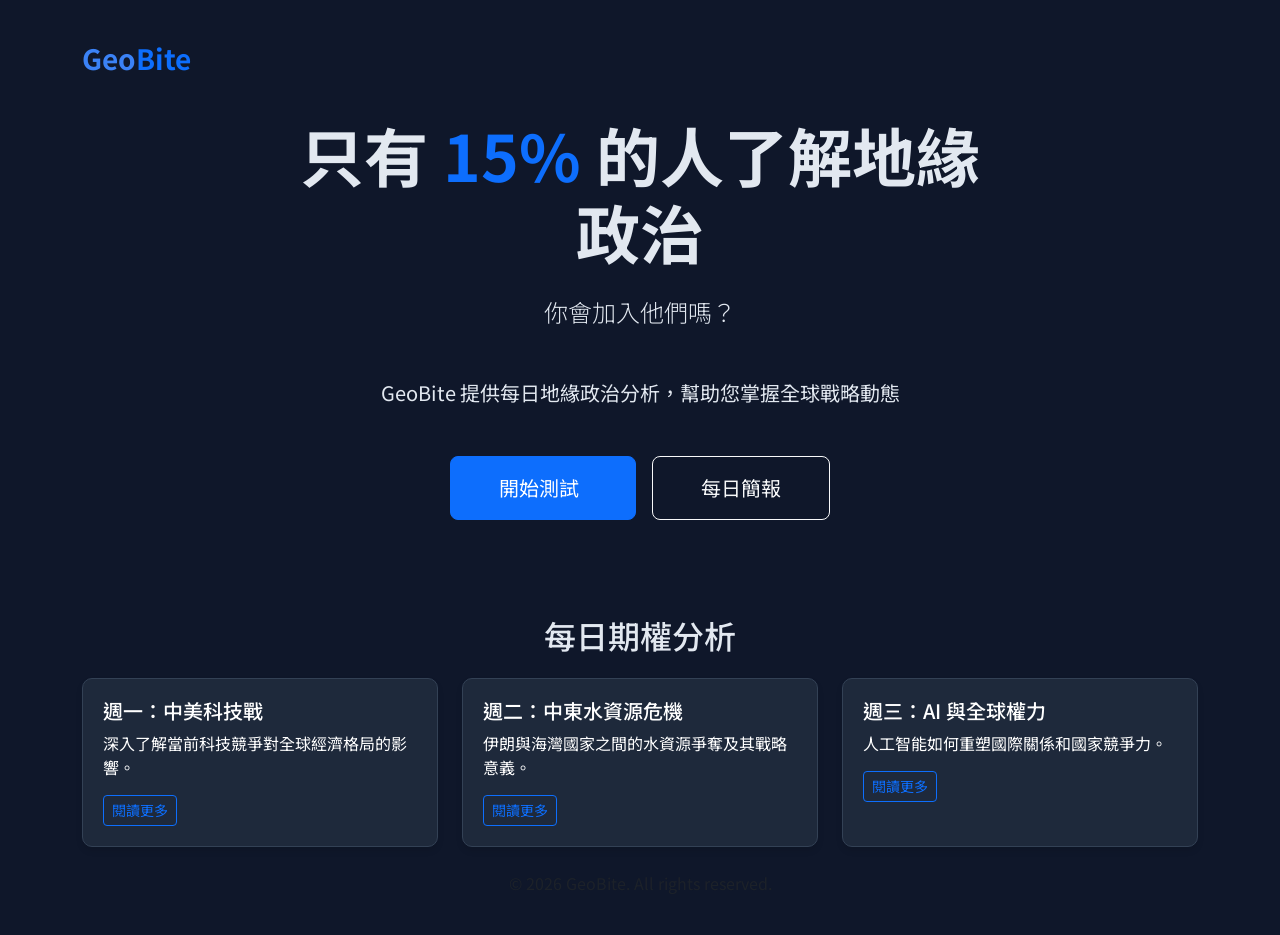
<file: projects/gameworld/geobite/index.html>
<!DOCTYPE html>
<html lang="zh-HK">
<head>
    <meta charset="UTF-8">
    <meta name="viewport" content="width=device-width, initial-scale=1.0">
    <title>GeoBite - 地緣政治智慧平台</title>
    <link href="https://cdn.jsdelivr.net/npm/bootstrap@5.3.0/dist/css/bootstrap.min.css" rel="stylesheet">
    <link href="https://fonts.googleapis.com/css2?family=Noto+Sans+HK:wght@300;400;500;700&display=swap" rel="stylesheet">
    <link rel="stylesheet" href="css/style.css">
</head>
<body>
    <div class="container-fluid min-vh-100 d-flex flex-column">
        <!-- Header -->
        <header class="py-4">
            <div class="container">
                <nav class="navbar navbar-expand-lg navbar-dark">
                    <a class="navbar-brand fw-bold fs-3" href="#">
                        <span class="geo">Geo</span><span class="bite text-primary">Bite</span>
                    </a>
                </nav>
            </div>
        </header>

        <!-- Main Content -->
        <main class="flex-fill d-flex align-items-center">
            <div class="container">
                <div class="row justify-content-center">
                    <div class="col-lg-8 text-center">
                        <h1 class="display-3 fw-bold mb-4">
                            只有 <span class="text-primary">15%</span> 的人了解地緣政治
                        </h1>
                        <p class="lead fs-4 mb-5">
                            你會加入他們嗎？
                        </p>
                        
                        <div class="mb-5">
                            <p class="fs-5">GeoBite 提供每日地緣政治分析，幫助您掌握全球戰略動態</p>
                        </div>
                        
                        <div class="d-grid gap-3 d-md-flex justify-content-center">
                            <a href="quiz.html" class="btn btn-primary btn-lg px-5 py-3 fs-5">
                                開始測試 <i class="bi bi-arrow-right ms-2"></i>
                            </a>
                            <a href="#daily" class="btn btn-outline-light btn-lg px-5 py-3 fs-5">
                                每日簡報
                            </a>
                        </div>
                    </div>
                </div>
                
                <!-- Daily Briefings Preview -->
                <div class="row mt-5 pt-5" id="daily">
                    <div class="col-12">
                        <h2 class="text-center mb-4">每日期權分析</h2>
                        <div class="row g-4">
                            <div class="col-md-4">
                                <div class="card bg-card text-white h-100">
                                    <div class="card-body">
                                        <h5 class="card-title">週一：中美科技戰</h5>
                                        <p class="card-text">深入了解當前科技競爭對全球經濟格局的影響。</p>
                                        <a href="daily/monday.html" class="btn btn-sm btn-outline-primary">閱讀更多</a>
                                    </div>
                                </div>
                            </div>
                            <div class="col-md-4">
                                <div class="card bg-card text-white h-100">
                                    <div class="card-body">
                                        <h5 class="card-title">週二：中東水資源危機</h5>
                                        <p class="card-text">伊朗與海灣國家之間的水資源爭奪及其戰略意義。</p>
                                        <a href="daily/tuesday.html" class="btn btn-sm btn-outline-primary">閱讀更多</a>
                                    </div>
                                </div>
                            </div>
                            <div class="col-md-4">
                                <div class="card bg-card text-white h-100">
                                    <div class="card-body">
                                        <h5 class="card-title">週三：AI 與全球權力</h5>
                                        <p class="card-text">人工智能如何重塑國際關係和國家競爭力。</p>
                                        <a href="daily/wednesday.html" class="btn btn-sm btn-outline-primary">閱讀更多</a>
                                    </div>
                                </div>
                            </div>
                        </div>
                    </div>
                </div>
            </div>
        </main>

        <!-- Footer -->
        <footer class="py-4 mt-auto">
            <div class="container text-center">
                <p class="text-muted">&copy; 2026 GeoBite. All rights reserved.</p>
            </div>
        </footer>
    </div>

    <script src="https://cdn.jsdelivr.net/npm/bootstrap@5.3.0/dist/js/bootstrap.bundle.min.js"></script>
</body>
</html>
</file>
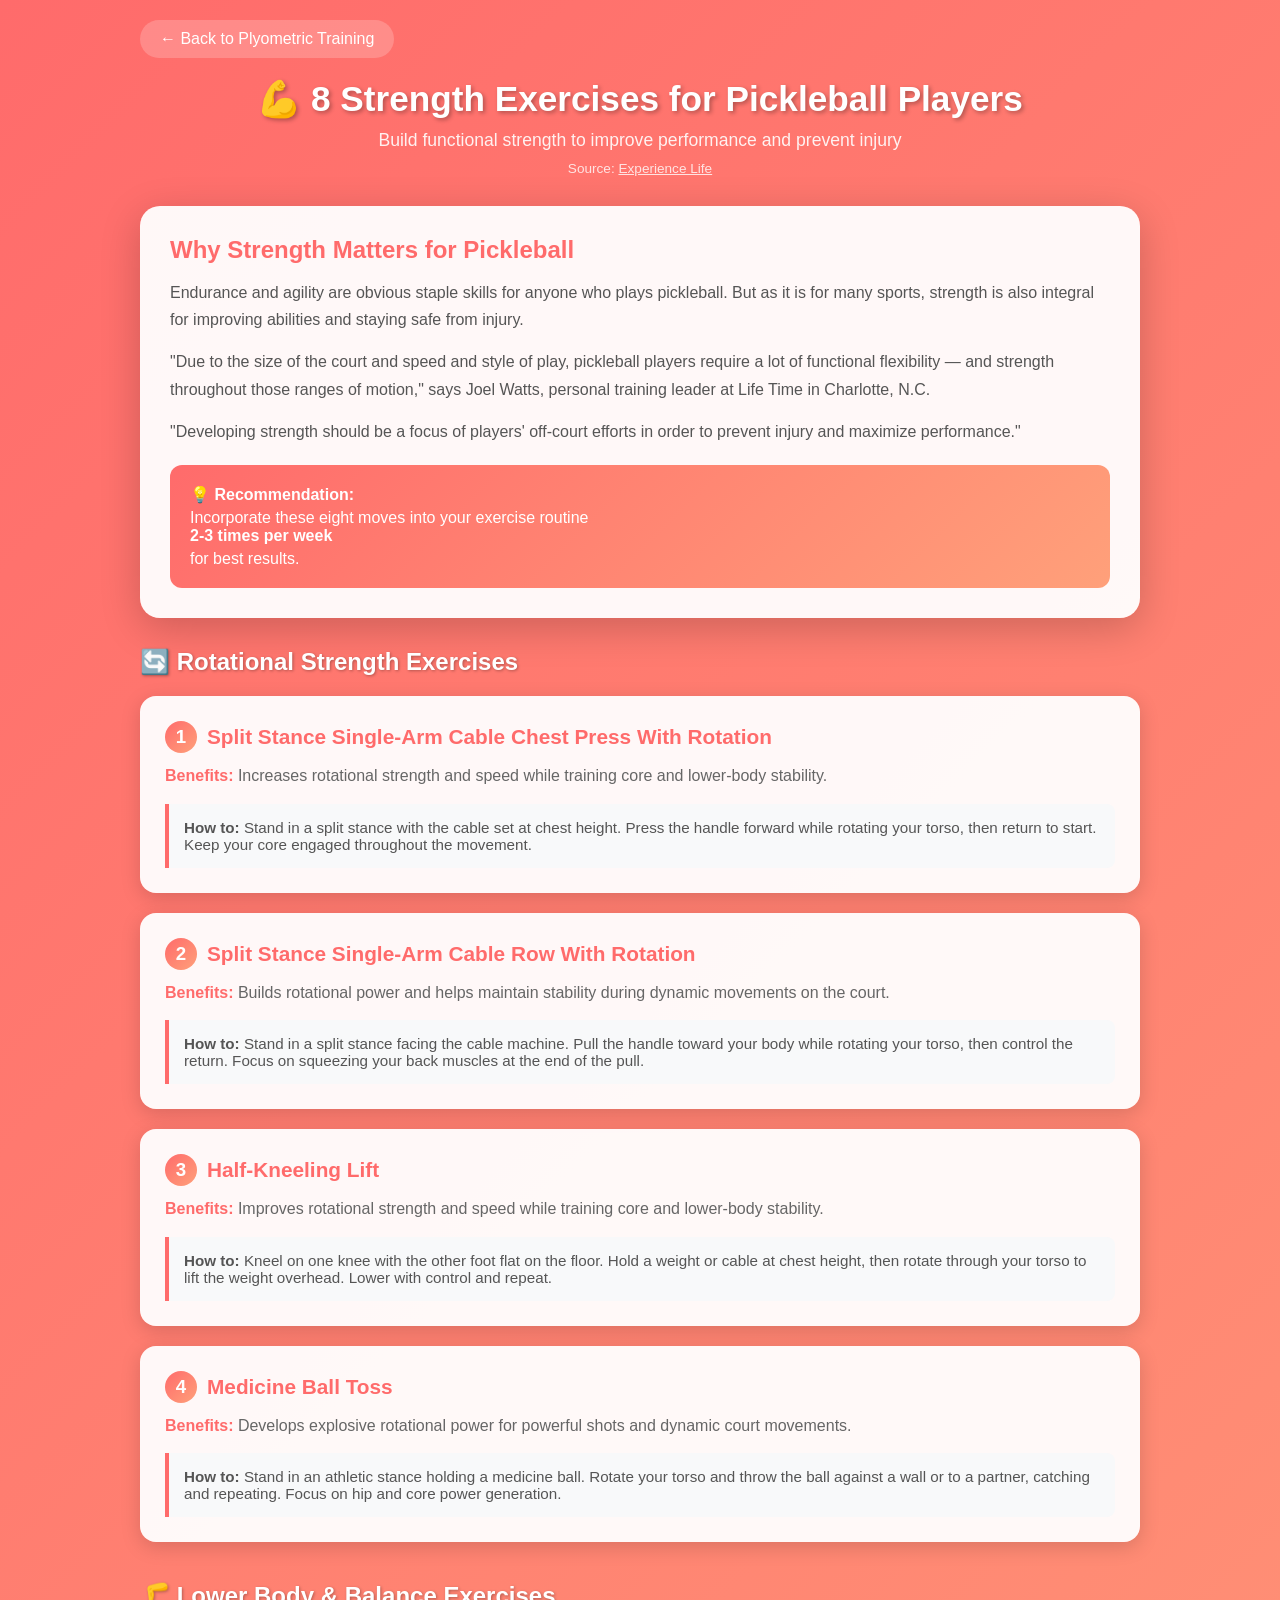
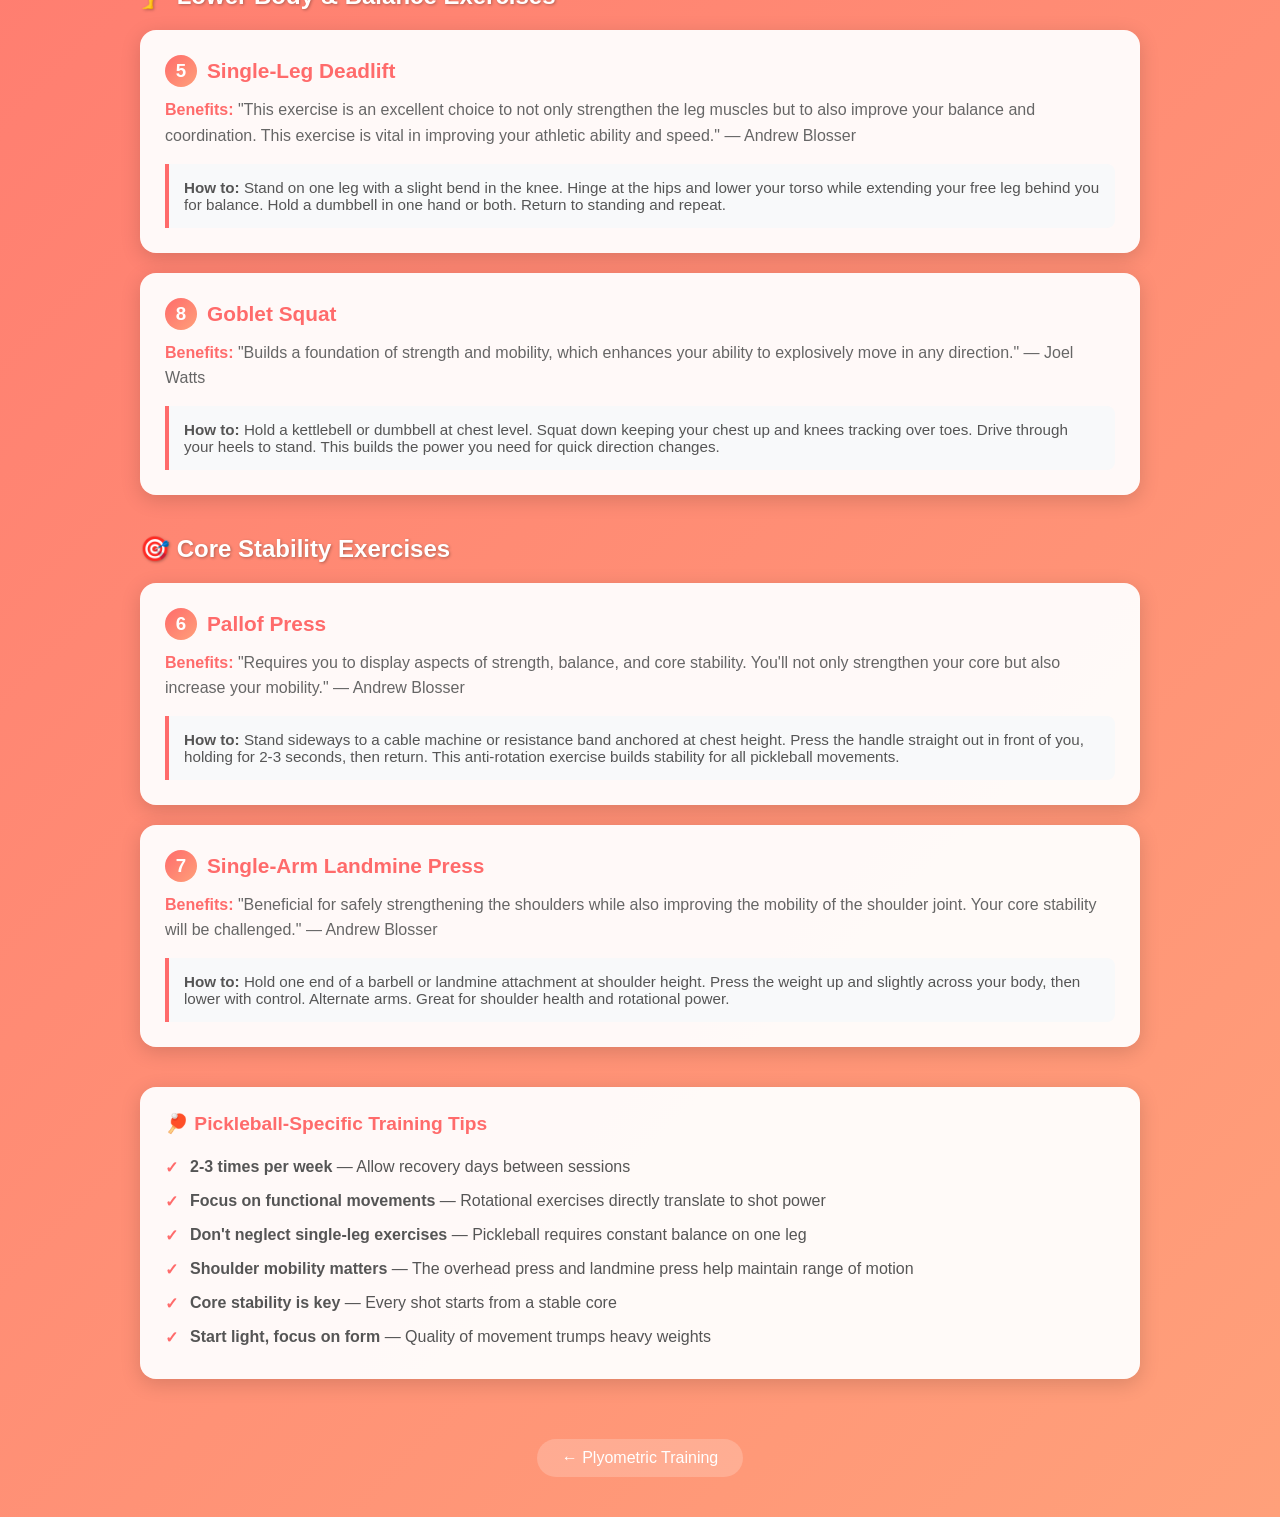
<file: projects/gameworld/strength-training/index.html>
<!DOCTYPE html>
<html lang="zh-HK">
<head>
    <meta charset="UTF-8">
    <meta name="viewport" content="width=device-width, initial-scale=1.0">
    <title>💪 8 Strength Exercises for Pickleball Players | Pickleball Training</title>
    <style>
        * { margin: 0; padding: 0; box-sizing: border-box; }
        body {
            font-family: -apple-system, BlinkMacSystemFont, 'Segoe UI', Roboto, sans-serif;
            background: linear-gradient(135deg, #FF6B6B 0%, #FFA07A 100%);
            min-height: 100vh;
            padding: 20px;
        }
        .container { max-width: 1000px; margin: 0 auto; }
        
        .header {
            text-align: center;
            color: white;
            margin-bottom: 30px;
        }
        .header h1 {
            font-size: 2.2em;
            margin-bottom: 10px;
            text-shadow: 2px 2px 4px rgba(0,0,0,0.3);
        }
        .header p { font-size: 1.1em; opacity: 0.9; }
        .header .source {
            font-size: 0.85em;
            opacity: 0.8;
            margin-top: 10px;
        }
        .header .source a { color: white; }

        .back-link {
            display: inline-block;
            background: rgba(255,255,255,0.2);
            color: white;
            padding: 10px 20px;
            border-radius: 25px;
            text-decoration: none;
            margin-bottom: 20px;
            transition: all 0.3s;
        }
        .back-link:hover { background: rgba(255,255,255,0.3); transform: translateY(-2px); }

        .intro-card {
            background: rgba(255,255,255,0.95);
            border-radius: 20px;
            padding: 30px;
            margin-bottom: 30px;
            box-shadow: 0 10px 40px rgba(0,0,0,0.2);
        }
        .intro-card h2 { color: #FF6B6B; margin-bottom: 15px; }
        .intro-card p { color: #555; line-height: 1.7; margin-bottom: 15px; }
        .intro-card .highlight {
            background: linear-gradient(135deg, #FF6B6B, #FFA07A);
            color: white;
            padding: 20px;
            border-radius: 12px;
            margin-top: 20px;
        }
        .intro-card .highlight strong { display: block; margin-bottom: 5px; }

        .category-section { margin-bottom: 40px; }
        .category-title {
            color: white;
            font-size: 1.5em;
            margin-bottom: 20px;
            text-shadow: 1px 1px 3px rgba(0,0,0,0.3);
            display: flex;
            align-items: center;
            gap: 10px;
        }

        .exercise-card {
            background: rgba(255,255,255,0.95);
            border-radius: 16px;
            padding: 25px;
            margin-bottom: 20px;
            box-shadow: 0 5px 20px rgba(0,0,0,0.15);
            transition: transform 0.3s;
        }
        .exercise-card:hover { transform: translateY(-3px); }
        .exercise-card h3 {
            color: #FF6B6B;
            font-size: 1.3em;
            margin-bottom: 10px;
            display: flex;
            align-items: center;
            gap: 10px;
        }
        .exercise-card .number {
            background: linear-gradient(135deg, #FF6B6B, #FFA07A);
            color: white;
            width: 32px;
            height: 32px;
            border-radius: 50%;
            display: flex;
            align-items: center;
            justify-content: center;
            font-weight: bold;
            font-size: 0.9em;
        }
        .exercise-card .benefits {
            color: #666;
            line-height: 1.6;
            margin-bottom: 15px;
        }
        .exercise-card .benefits strong { color: #FF6B6B; }
        .exercise-card .how-to {
            background: #f8f9fa;
            border-left: 4px solid #FF6B6B;
            padding: 15px;
            border-radius: 0 8px 8px 0;
            font-size: 0.95em;
            color: #555;
        }

        .tips-card {
            background: rgba(255,255,255,0.95);
            border-radius: 16px;
            padding: 25px;
            box-shadow: 0 5px 20px rgba(0,0,0,0.15);
        }
        .tips-card h3 {
            color: #FF6B6B;
            margin-bottom: 15px;
            font-size: 1.2em;
        }
        .tips-card ul { list-style: none; }
        .tips-card li {
            padding: 8px 0;
            padding-left: 25px;
            position: relative;
            color: #555;
        }
        .tips-card li::before {
            content: "✓";
            position: absolute;
            left: 0;
            color: #FF6B6B;
            font-weight: bold;
        }

        .footer-nav {
            text-align: center;
            margin-top: 40px;
            padding: 20px;
        }
        .footer-nav a {
            color: white;
            text-decoration: none;
            padding: 10px 25px;
            background: rgba(255,255,255,0.2);
            border-radius: 25px;
            display: inline-block;
            transition: all 0.3s;
        }
        .footer-nav a:hover {
            background: rgba(255,255,255,0.3);
            transform: translateY(-2px);
        }
    </style>
</head>
<body>
    <div class="container">
        <a href="/projects/gameworld/plyometric-training/" class="back-link">← Back to Plyometric Training</a>
        
        <div class="header">
            <h1>💪 8 Strength Exercises for Pickleball Players</h1>
            <p>Build functional strength to improve performance and prevent injury</p>
            <p class="source">Source: <a href="https://experiencelife.lifetime.life/article/8-strength-exercises-for-pickleball-players/" target="_blank">Experience Life</a></p>
        </div>

        <div class="intro-card">
            <h2>Why Strength Matters for Pickleball</h2>
            <p>Endurance and agility are obvious staple skills for anyone who plays pickleball. But as it is for many sports, strength is also integral for improving abilities and staying safe from injury.</p>
            <p>"Due to the size of the court and speed and style of play, pickleball players require a lot of functional flexibility — and strength throughout those ranges of motion," says Joel Watts, personal training leader at Life Time in Charlotte, N.C.</p>
            <p>"Developing strength should be a focus of players' off-court efforts in order to prevent injury and maximize performance."</p>
            <div class="highlight">
                <strong>💡 Recommendation:</strong>
                Incorporate these eight moves into your exercise routine <strong>2-3 times per week</strong> for best results.
            </div>
        </div>

        <!-- Rotational Strength Exercises -->
        <div class="category-section">
            <h2 class="category-title">🔄 Rotational Strength Exercises</h2>
            
            <div class="exercise-card">
                <h3><span class="number">1</span> Split Stance Single-Arm Cable Chest Press With Rotation</h3>
                <div class="benefits">
                    <strong>Benefits:</strong> Increases rotational strength and speed while training core and lower-body stability.
                </div>
                <div class="how-to">
                    <strong>How to:</strong> Stand in a split stance with the cable set at chest height. Press the handle forward while rotating your torso, then return to start. Keep your core engaged throughout the movement.
                </div>
            </div>

            <div class="exercise-card">
                <h3><span class="number">2</span> Split Stance Single-Arm Cable Row With Rotation</h3>
                <div class="benefits">
                    <strong>Benefits:</strong> Builds rotational power and helps maintain stability during dynamic movements on the court.
                </div>
                <div class="how-to">
                    <strong>How to:</strong> Stand in a split stance facing the cable machine. Pull the handle toward your body while rotating your torso, then control the return. Focus on squeezing your back muscles at the end of the pull.
                </div>
            </div>

            <div class="exercise-card">
                <h3><span class="number">3</span> Half-Kneeling Lift</h3>
                <div class="benefits">
                    <strong>Benefits:</strong> Improves rotational strength and speed while training core and lower-body stability.
                </div>
                <div class="how-to">
                    <strong>How to:</strong> Kneel on one knee with the other foot flat on the floor. Hold a weight or cable at chest height, then rotate through your torso to lift the weight overhead. Lower with control and repeat.
                </div>
            </div>

            <div class="exercise-card">
                <h3><span class="number">4</span> Medicine Ball Toss</h3>
                <div class="benefits">
                    <strong>Benefits:</strong> Develops explosive rotational power for powerful shots and dynamic court movements.
                </div>
                <div class="how-to">
                    <strong>How to:</strong> Stand in an athletic stance holding a medicine ball. Rotate your torso and throw the ball against a wall or to a partner, catching and repeating. Focus on hip and core power generation.
                </div>
            </div>
        </div>

        <!-- Lower Body & Balance Exercises -->
        <div class="category-section">
            <h2 class="category-title">🦵 Lower Body & Balance Exercises</h2>
            
            <div class="exercise-card">
                <h3><span class="number">5</span> Single-Leg Deadlift</h3>
                <div class="benefits">
                    <strong>Benefits:</strong> "This exercise is an excellent choice to not only strengthen the leg muscles but to also improve your balance and coordination. This exercise is vital in improving your athletic ability and speed." — Andrew Blosser
                </div>
                <div class="how-to">
                    <strong>How to:</strong> Stand on one leg with a slight bend in the knee. Hinge at the hips and lower your torso while extending your free leg behind you for balance. Hold a dumbbell in one hand or both. Return to standing and repeat.
                </div>
            </div>

            <div class="exercise-card">
                <h3><span class="number">8</span> Goblet Squat</h3>
                <div class="benefits">
                    <strong>Benefits:</strong> "Builds a foundation of strength and mobility, which enhances your ability to explosively move in any direction." — Joel Watts
                </div>
                <div class="how-to">
                    <strong>How to:</strong> Hold a kettlebell or dumbbell at chest level. Squat down keeping your chest up and knees tracking over toes. Drive through your heels to stand. This builds the power you need for quick direction changes.
                </div>
            </div>
        </div>

        <!-- Core Stability Exercises -->
        <div class="category-section">
            <h2 class="category-title">🎯 Core Stability Exercises</h2>
            
            <div class="exercise-card">
                <h3><span class="number">6</span> Pallof Press</h3>
                <div class="benefits">
                    <strong>Benefits:</strong> "Requires you to display aspects of strength, balance, and core stability. You'll not only strengthen your core but also increase your mobility." — Andrew Blosser
                </div>
                <div class="how-to">
                    <strong>How to:</strong> Stand sideways to a cable machine or resistance band anchored at chest height. Press the handle straight out in front of you, holding for 2-3 seconds, then return. This anti-rotation exercise builds stability for all pickleball movements.
                </div>
            </div>

            <div class="exercise-card">
                <h3><span class="number">7</span> Single-Arm Landmine Press</h3>
                <div class="benefits">
                    <strong>Benefits:</strong> "Beneficial for safely strengthening the shoulders while also improving the mobility of the shoulder joint. Your core stability will be challenged." — Andrew Blosser
                </div>
                <div class="how-to">
                    <strong>How to:</strong> Hold one end of a barbell or landmine attachment at shoulder height. Press the weight up and slightly across your body, then lower with control. Alternate arms. Great for shoulder health and rotational power.
                </div>
            </div>
        </div>

        <!-- Training Tips -->
        <div class="tips-card">
            <h3>🏓 Pickleball-Specific Training Tips</h3>
            <ul>
                <li><strong>2-3 times per week</strong> — Allow recovery days between sessions</li>
                <li><strong>Focus on functional movements</strong> — Rotational exercises directly translate to shot power</li>
                <li><strong>Don't neglect single-leg exercises</strong> — Pickleball requires constant balance on one leg</li>
                <li><strong>Shoulder mobility matters</strong> — The overhead press and landmine press help maintain range of motion</li>
                <li><strong>Core stability is key</strong> — Every shot starts from a stable core</li>
                <li><strong>Start light, focus on form</strong> — Quality of movement trumps heavy weights</li>
            </ul>
        </div>

        <div class="footer-nav">
            <a href="/projects/gameworld/plyometric-training/">← Plyometric Training</a>
        </div>
    </div>
</body>
</html>
</file>
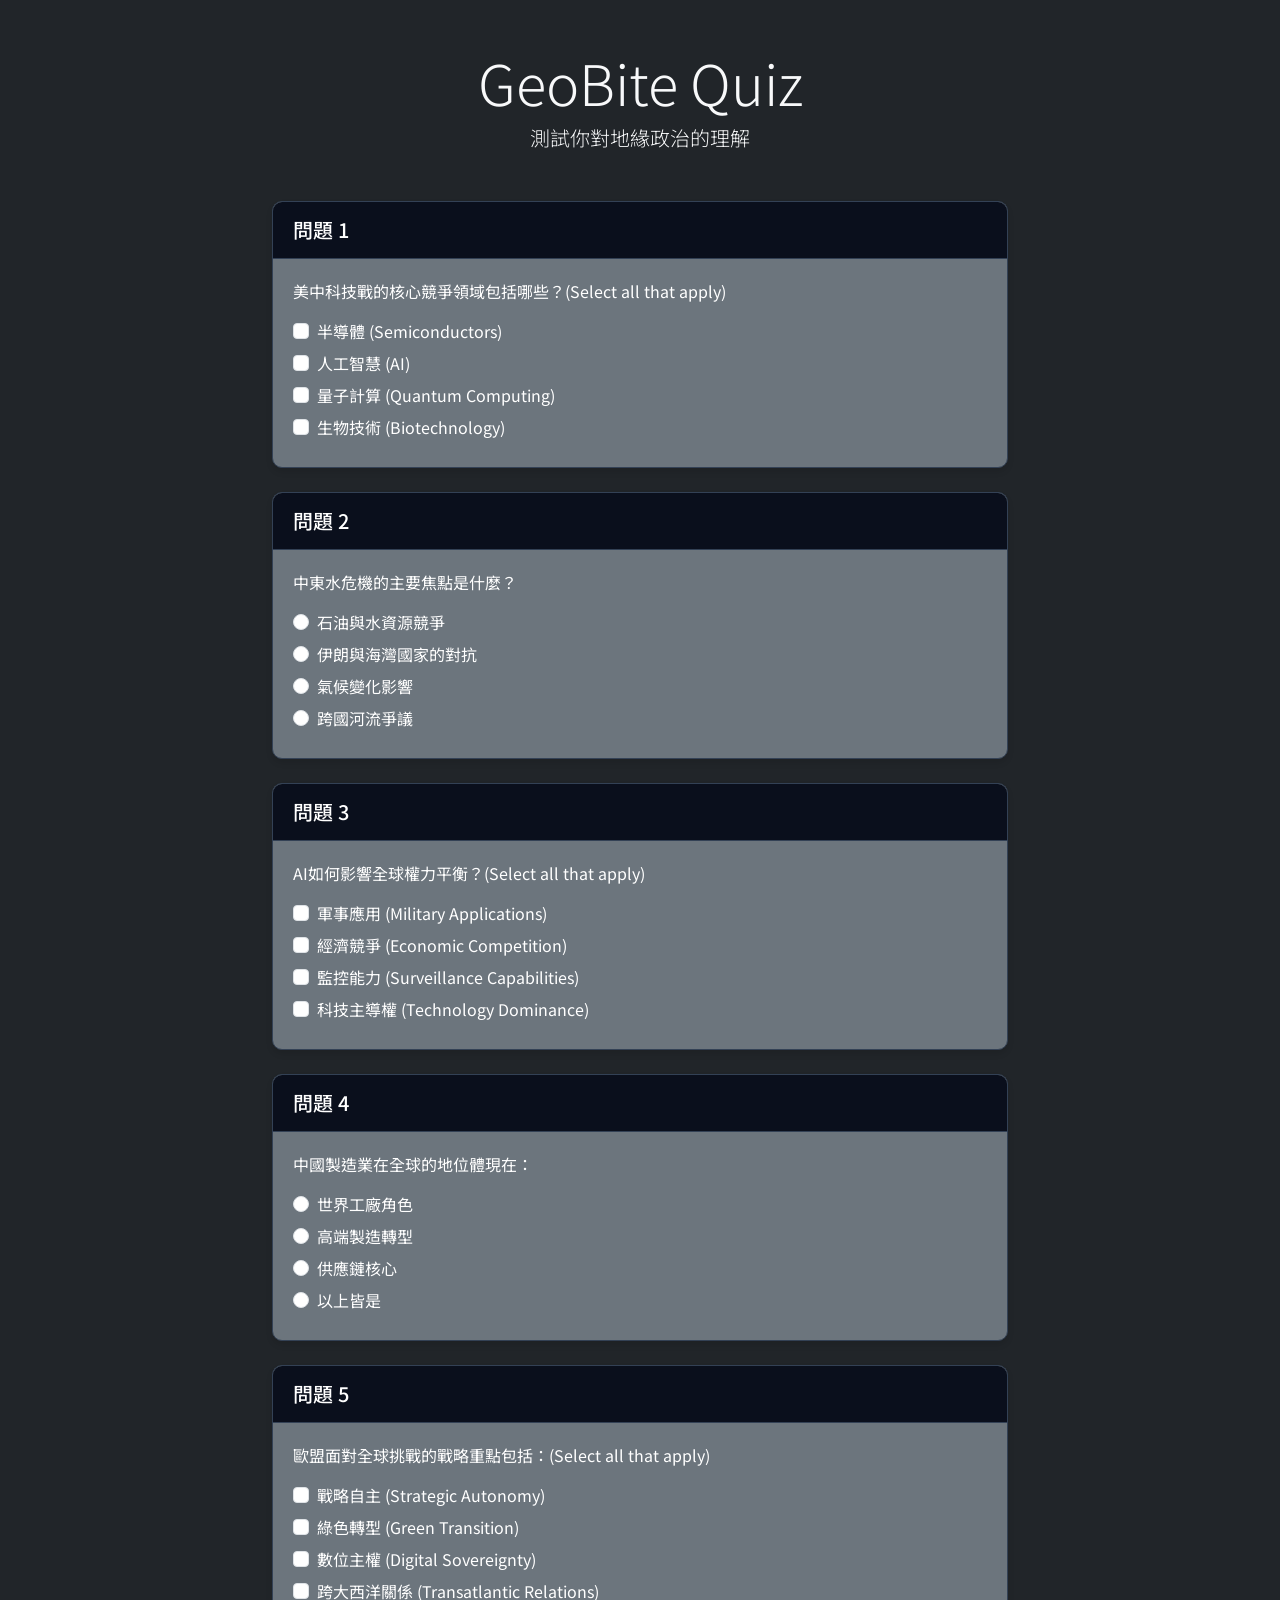
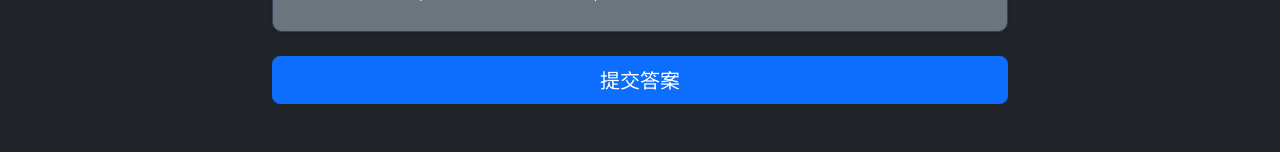
<file: geobite/quiz.html>
<!DOCTYPE html>
<html lang="zh-HK">
<head>
    <meta charset="UTF-8">
    <meta name="viewport" content="width=device-width, initial-scale=1.0">
    <title>GeoBite Quiz - 測試你的地緣政治知識</title>
    <link href="https://cdn.jsdelivr.net/npm/bootstrap@5.3.0/dist/css/bootstrap.min.css" rel="stylesheet">
    <link href="https://fonts.googleapis.com/css2?family=Noto+Sans+HK:wght@300;400;500;700&display=swap" rel="stylesheet">
    <link rel="stylesheet" href="css/style.css">
</head>
<body class="bg-dark text-light">
    <div class="container py-5">
        <header class="mb-5 text-center">
            <h1 class="display-4">GeoBite Quiz</h1>
            <p class="lead">測試你對地緣政治的理解</p>
        </header>

        <div class="row justify-content-center">
            <div class="col-lg-8">
                <div id="quiz-container">
                    <!-- Quiz Form -->
                    <form id="geopolitics-quiz">
                        <!-- Question 1 -->
                        <div class="card mb-4 bg-secondary text-white">
                            <div class="card-header">
                                <h5 class="mb-0">問題 1</h5>
                            </div>
                            <div class="card-body">
                                <p class="card-text">美中科技戰的核心競爭領域包括哪些？(Select all that apply)</p>
                                <div class="form-check mb-2">
                                    <input class="form-check-input" type="checkbox" name="q1" value="半導體" id="q1a">
                                    <label class="form-check-label" for="q1a">半導體 (Semiconductors)</label>
                                </div>
                                <div class="form-check mb-2">
                                    <input class="form-check-input" type="checkbox" name="q1" value="人工智慧" id="q1b">
                                    <label class="form-check-label" for="q1b">人工智慧 (AI)</label>
                                </div>
                                <div class="form-check mb-2">
                                    <input class="form-check-input" type="checkbox" name="q1" value="量子計算" id="q1c">
                                    <label class="form-check-label" for="q1c">量子計算 (Quantum Computing)</label>
                                </div>
                                <div class="form-check mb-2">
                                    <input class="form-check-input" type="checkbox" name="q1" value="生物技術" id="q1d">
                                    <label class="form-check-label" for="q1d">生物技術 (Biotechnology)</label>
                                </div>
                            </div>
                        </div>

                        <!-- Question 2 -->
                        <div class="card mb-4 bg-secondary text-white">
                            <div class="card-header">
                                <h5 class="mb-0">問題 2</h5>
                            </div>
                            <div class="card-body">
                                <p class="card-text">中東水危機的主要焦點是什麼？</p>
                                <div class="form-check mb-2">
                                    <input class="form-check-input" type="radio" name="q2" value="石油與水資源競爭" id="q2a">
                                    <label class="form-check-label" for="q2a">石油與水資源競爭</label>
                                </div>
                                <div class="form-check mb-2">
                                    <input class="form-check-input" type="radio" name="q2" value="伊朗與海灣國家的對抗" id="q2b">
                                    <label class="form-check-label" for="q2b">伊朗與海灣國家的對抗</label>
                                </div>
                                <div class="form-check mb-2">
                                    <input class="form-check-input" type="radio" name="q2" value="氣候變化影響" id="q2c">
                                    <label class="form-check-label" for="q2c">氣候變化影響</label>
                                </div>
                                <div class="form-check mb-2">
                                    <input class="form-check-input" type="radio" name="q2" value="跨國河流爭議" id="q2d">
                                    <label class="form-check-label" for="q2d">跨國河流爭議</label>
                                </div>
                            </div>
                        </div>

                        <!-- Question 3 -->
                        <div class="card mb-4 bg-secondary text-white">
                            <div class="card-header">
                                <h5 class="mb-0">問題 3</h5>
                            </div>
                            <div class="card-body">
                                <p class="card-text">AI如何影響全球權力平衡？(Select all that apply)</p>
                                <div class="form-check mb-2">
                                    <input class="form-check-input" type="checkbox" name="q3" value="軍事應用" id="q3a">
                                    <label class="form-check-label" for="q3a">軍事應用 (Military Applications)</label>
                                </div>
                                <div class="form-check mb-2">
                                    <input class="form-check-input" type="checkbox" name="q3" value="經濟競爭" id="q3b">
                                    <label class="form-check-label" for="q3b">經濟競爭 (Economic Competition)</label>
                                </div>
                                <div class="form-check mb-2">
                                    <input class="form-check-input" type="checkbox" name="q3" value="監控能力" id="q3c">
                                    <label class="form-check-label" for="q3c">監控能力 (Surveillance Capabilities)</label>
                                </div>
                                <div class="form-check mb-2">
                                    <input class="form-check-input" type="checkbox" name="q3" value="科技主導權" id="q3d">
                                    <label class="form-check-label" for="q3d">科技主導權 (Technology Dominance)</label>
                                </div>
                            </div>
                        </div>

                        <!-- Question 4 -->
                        <div class="card mb-4 bg-secondary text-white">
                            <div class="card-header">
                                <h5 class="mb-0">問題 4</h5>
                            </div>
                            <div class="card-body">
                                <p class="card-text">中國製造業在全球的地位體現在：</p>
                                <div class="form-check mb-2">
                                    <input class="form-check-input" type="radio" name="q4" value="世界工廠角色" id="q4a">
                                    <label class="form-check-label" for="q4a">世界工廠角色</label>
                                </div>
                                <div class="form-check mb-2">
                                    <input class="form-check-input" type="radio" name="q4" value="高端製造轉型" id="q4b">
                                    <label class="form-check-label" for="q4b">高端製造轉型</label>
                                </div>
                                <div class="form-check mb-2">
                                    <input class="form-check-input" type="radio" name="q4" value="供應鏈核心" id="q4c">
                                    <label class="form-check-label" for="q4c">供應鏈核心</label>
                                </div>
                                <div class="form-check mb-2">
                                    <input class="form-check-input" type="radio" name="q4" value="以上皆是" id="q4d">
                                    <label class="form-check-label" for="q4d">以上皆是</label>
                                </div>
                            </div>
                        </div>

                        <!-- Question 5 -->
                        <div class="card mb-4 bg-secondary text-white">
                            <div class="card-header">
                                <h5 class="mb-0">問題 5</h5>
                            </div>
                            <div class="card-body">
                                <p class="card-text">歐盟面對全球挑戰的戰略重點包括：(Select all that apply)</p>
                                <div class="form-check mb-2">
                                    <input class="form-check-input" type="checkbox" name="q5" value="戰略自主" id="q5a">
                                    <label class="form-check-label" for="q5a">戰略自主 (Strategic Autonomy)</label>
                                </div>
                                <div class="form-check mb-2">
                                    <input class="form-check-input" type="checkbox" name="q5" value="綠色轉型" id="q5b">
                                    <label class="form-check-label" for="q5b">綠色轉型 (Green Transition)</label>
                                </div>
                                <div class="form-check mb-2">
                                    <input class="form-check-input" type="checkbox" name="q5" value="數位主權" id="q5c">
                                    <label class="form-check-label" for="q5c">數位主權 (Digital Sovereignty)</label>
                                </div>
                                <div class="form-check mb-2">
                                    <input class="form-check-input" type="checkbox" name="q5" value="跨大西洋關係" id="q5d">
                                    <label class="form-check-label" for="q5d">跨大西洋關係 (Transatlantic Relations)</label>
                                </div>
                            </div>
                        </div>

                        <button type="submit" class="btn btn-primary btn-lg w-100">提交答案</button>
                    </form>

                    <!-- Results Section (Hidden by default) -->
                    <div id="results-section" class="mt-5" style="display: none;">
                        <div class="card bg-success text-white">
                            <div class="card-header">
                                <h3 class="mb-0">結果</h3>
                            </div>
                            <div class="card-body">
                                <h4 id="result-title" class="card-title"></h4>
                                <p id="result-description" class="card-text"></p>
                                <div id="detailed-results"></div>
                                <a href="index.html" class="btn btn-outline-light mt-3">回到首頁</a>
                            </div>
                        </div>
                    </div>
                </div>
            </div>
        </div>
    </div>

    <script src="https://cdn.jsdelivr.net/npm/bootstrap@5.3.0/dist/js/bootstrap.bundle.min.js"></script>
    <script>
        document.getElementById('geopolitics-quiz').addEventListener('submit', function(e) {
            e.preventDefault();
            
            // Calculate score
            let score = 0;
            const totalQuestions = 5;
            
            // Question 1: Multiple answers (semiconductor, AI, quantum, biotech all correct)
            const q1Answers = ['半導體', '人工智慧', '量子計算', '生物技術'];
            const userQ1 = Array.from(document.querySelectorAll('input[name="q1"]:checked')).map(cb => cb.value);
            const q1Correct = q1Answers.every(ans => userQ1.includes(ans)) && userQ1.length === q1Answers.length;
            if(q1Correct) score++;
            
            // Question 2: Correct answer is "跨國河流爭議"
            const q2Correct = document.querySelector('input[name="q2"]:checked').value === '跨國河流爭議';
            if(q2Correct) score++;
            
            // Question 3: Multiple answers (all options correct)
            const q3Answers = ['軍事應用', '經濟競爭', '監控能力', '科技主導權'];
            const userQ3 = Array.from(document.querySelectorAll('input[name="q3"]:checked')).map(cb => cb.value);
            const q3Correct = q3Answers.every(ans => userQ3.includes(ans)) && userQ3.length === q3Answers.length;
            if(q3Correct) score++;
            
            // Question 4: Correct answer is "以上皆是"
            const q4Correct = document.querySelector('input[name="q4"]:checked').value === '以上皆是';
            if(q4Correct) score++;
            
            // Question 5: Multiple answers (all options correct)
            const q5Answers = ['戰略自主', '綠色轉型', '數位主權', '跨大西洋關係'];
            const userQ5 = Array.from(document.querySelectorAll('input[name="q5"]:checked')).map(cb => cb.value);
            const q5Correct = q5Answers.every(ans => userQ5.includes(ans)) && userQ5.length === q5Answers.length;
            if(q5Correct) score++;
            
            // Display results
            displayResults(score, totalQuestions);
        });
        
        function displayResults(score, total) {
            const percentage = Math.round((score / total) * 100);
            const resultsSection = document.getElementById('results-section');
            const resultTitle = document.getElementById('result-title');
            const resultDescription = document.getElementById('result-description');
            const detailedResults = document.getElementById('detailed-results');
            
            // Set result title based on score
            if(percentage >= 80) {
                resultTitle.textContent = `優秀！ ${score}/${total} (${percentage}%)`;
                resultDescription.textContent = '你對地緣政治有深入的了解！';
            } else if(percentage >= 60) {
                resultTitle.textContent = `良好！ ${score}/${total} (${percentage}%)`;
                resultDescription.textContent = '你有一定地緣政治基礎，繼續學習可以更上一層樓。';
            } else if(percentage >= 40) {
                resultTitle.textContent = `還需努力！ ${score}/${total} (${percentage}%)`;
                resultDescription.textContent = '你對地緣政治有一些了解，但還有很大的提升空間。';
            } else {
                resultTitle.textContent = `新手入門！ ${score}/${total} (${percentage}%)`;
                resultDescription.textContent = '地緣政治是一個複雜的領域，每天學習一點點，積少成多。';
            }
            
            // Show detailed results
            detailedResults.innerHTML = `
                <div class="alert alert-info mt-3">
                    <h5>學習建議：</h5>
                    <ul>
                        <li>每天閱讀地緣政治新聞，關注全球動態</li>
                        <li>學習 GeoBite 每日專題，深入了解各個話題</li>
                        <li>與他人討論國際事件，多角度思考問題</li>
                    </ul>
                </div>
            `;
            
            // Show results section
            resultsSection.style.display = 'block';
            
            // Scroll to results
            resultsSection.scrollIntoView({ behavior: 'smooth' });
        }
    </script>
</body>
</html>
</file>
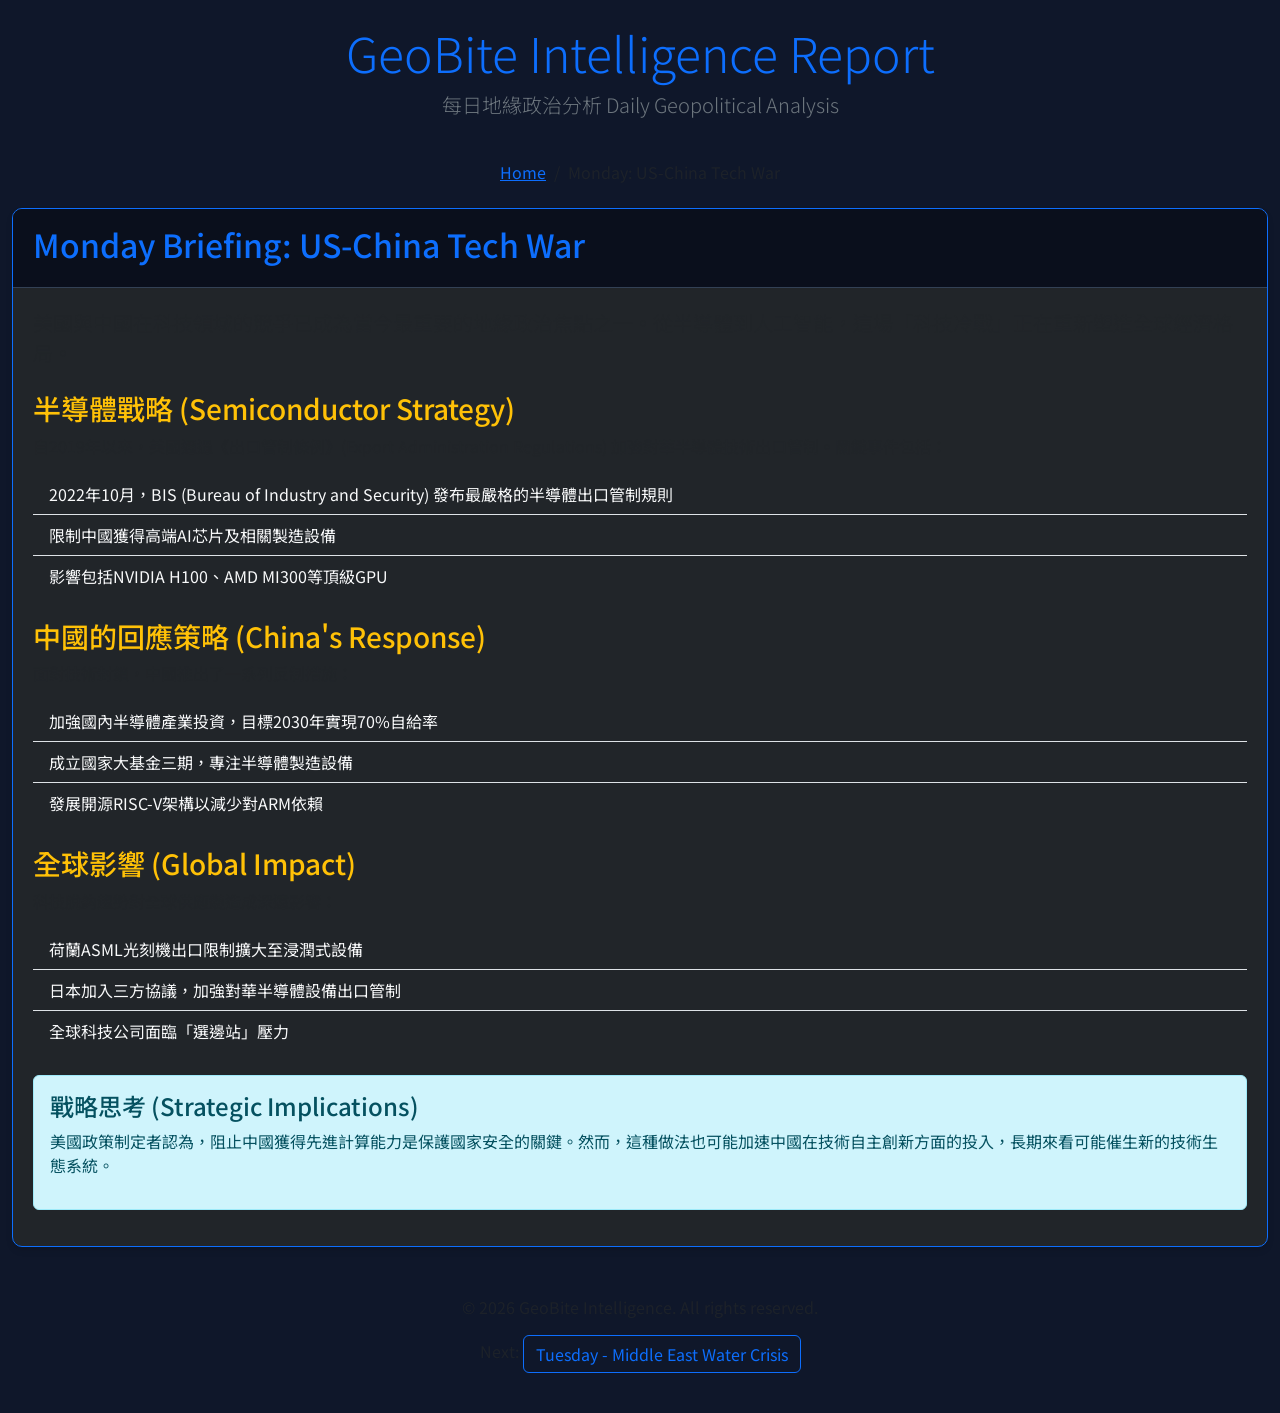
<file: geobite/daily/monday.html>
<!DOCTYPE html>
<html lang="zh-HK">
<head>
    <meta charset="UTF-8">
    <meta name="viewport" content="width=device-width, initial-scale=1.0">
    <title>US-China Tech War - GeoBite Monday</title>
    <link href="https://cdn.jsdelivr.net/npm/bootstrap@5.3.0/dist/css/bootstrap.min.css" rel="stylesheet">
    <link href="https://fonts.googleapis.com/css2?family=Noto+Sans+HK:wght@300;400;500;700&display=swap" rel="stylesheet">
    <link rel="stylesheet" href="../css/style.css">
</head>
<body>
    <div class="container-fluid">
        <header class="text-center py-4">
            <h1 class="display-5 text-primary">GeoBite Intelligence Report</h1>
            <p class="lead text-secondary">每日地緣政治分析 Daily Geopolitical Analysis</p>
        </header>

        <nav aria-label="breadcrumb" class="mb-4">
            <ol class="breadcrumb justify-content-center">
                <li class="breadcrumb-item"><a href="../index.html">Home</a></li>
                <li class="breadcrumb-item active">Monday: US-China Tech War</li>
            </ol>
        </nav>

        <main class="content">
            <div class="card mb-4 bg-dark border-primary">
                <div class="card-header">
                    <h2 class="text-primary">Monday Briefing: US-China Tech War</h2>
                </div>
                <div class="card-body">
                    <p class="lead">美國與中國在科技領域的競爭已成為當今最重要的地緣政治焦點之一。從半導體到人工智能，這場「科技冷戰」正在重新塑造全球經濟格局。</p>
                    
                    <h3 class="text-warning mt-4">半導體戰略 (Semiconductor Strategy)</h3>
                    <p>自2019年以來，美國通過《出口管制條例》(Export Administration Regulations) 加強對華半導體技術出口管制。關鍵事件包括：</p>
                    <ul class="list-group list-group-flush">
                        <li class="list-group-item bg-transparent text-light">2022年10月，BIS (Bureau of Industry and Security) 發布最嚴格的半導體出口管制規則</li>
                        <li class="list-group-item bg-transparent text-light">限制中國獲得高端AI芯片及相關製造設備</li>
                        <li class="list-group-item bg-transparent text-light">影響包括NVIDIA H100、AMD MI300等頂級GPU</li>
                    </ul>

                    <h3 class="text-warning mt-4">中國的回應策略 (China's Response)</h3>
                    <p>面對技術封鎖，中國推出了一系列反制措施：</p>
                    <ul class="list-group list-group-flush">
                        <li class="list-group-item bg-transparent text-light">加強國內半導體產業投資，目標2030年實現70%自給率</li>
                        <li class="list-group-item bg-transparent text-light">成立國家大基金三期，專注半導體製造設備</li>
                        <li class="list-group-item bg-transparent text-light">發展開源RISC-V架構以減少對ARM依賴</li>
                    </ul>

                    <h3 class="text-warning mt-4">全球影響 (Global Impact)</h3>
                    <p>科技脫鈎趨勢對全球供應鏈造成深遠影響：</p>
                    <ul class="list-group list-group-flush">
                        <li class="list-group-item bg-transparent text-light">荷蘭ASML光刻機出口限制擴大至浸潤式設備</li>
                        <li class="list-group-item bg-transparent text-light">日本加入三方協議，加強對華半導體設備出口管制</li>
                        <li class="list-group-item bg-transparent text-light">全球科技公司面臨「選邊站」壓力</li>
                    </ul>

                    <div class="alert alert-info mt-4">
                        <h4 class="alert-heading">戰略思考 (Strategic Implications)</h4>
                        <p>美國政策制定者認為，阻止中國獲得先進計算能力是保護國家安全的關鍵。然而，這種做法也可能加速中國在技術自主創新方面的投入，長期來看可能催生新的技術生態系統。</p>
                    </div>
                </div>
            </div>
        </main>

        <footer class="text-center py-4 text-muted">
            <p>&copy; 2026 GeoBite Intelligence. All rights reserved.</p>
            <p>Next: <a href="tuesday.html" class="btn btn-outline-primary">Tuesday - Middle East Water Crisis</a></p>
        </footer>
    </div>

    <script src="https://cdn.jsdelivr.net/npm/bootstrap@5.3.0/dist/js/bootstrap.bundle.min.js"></script>
</body>
</html>
</file>
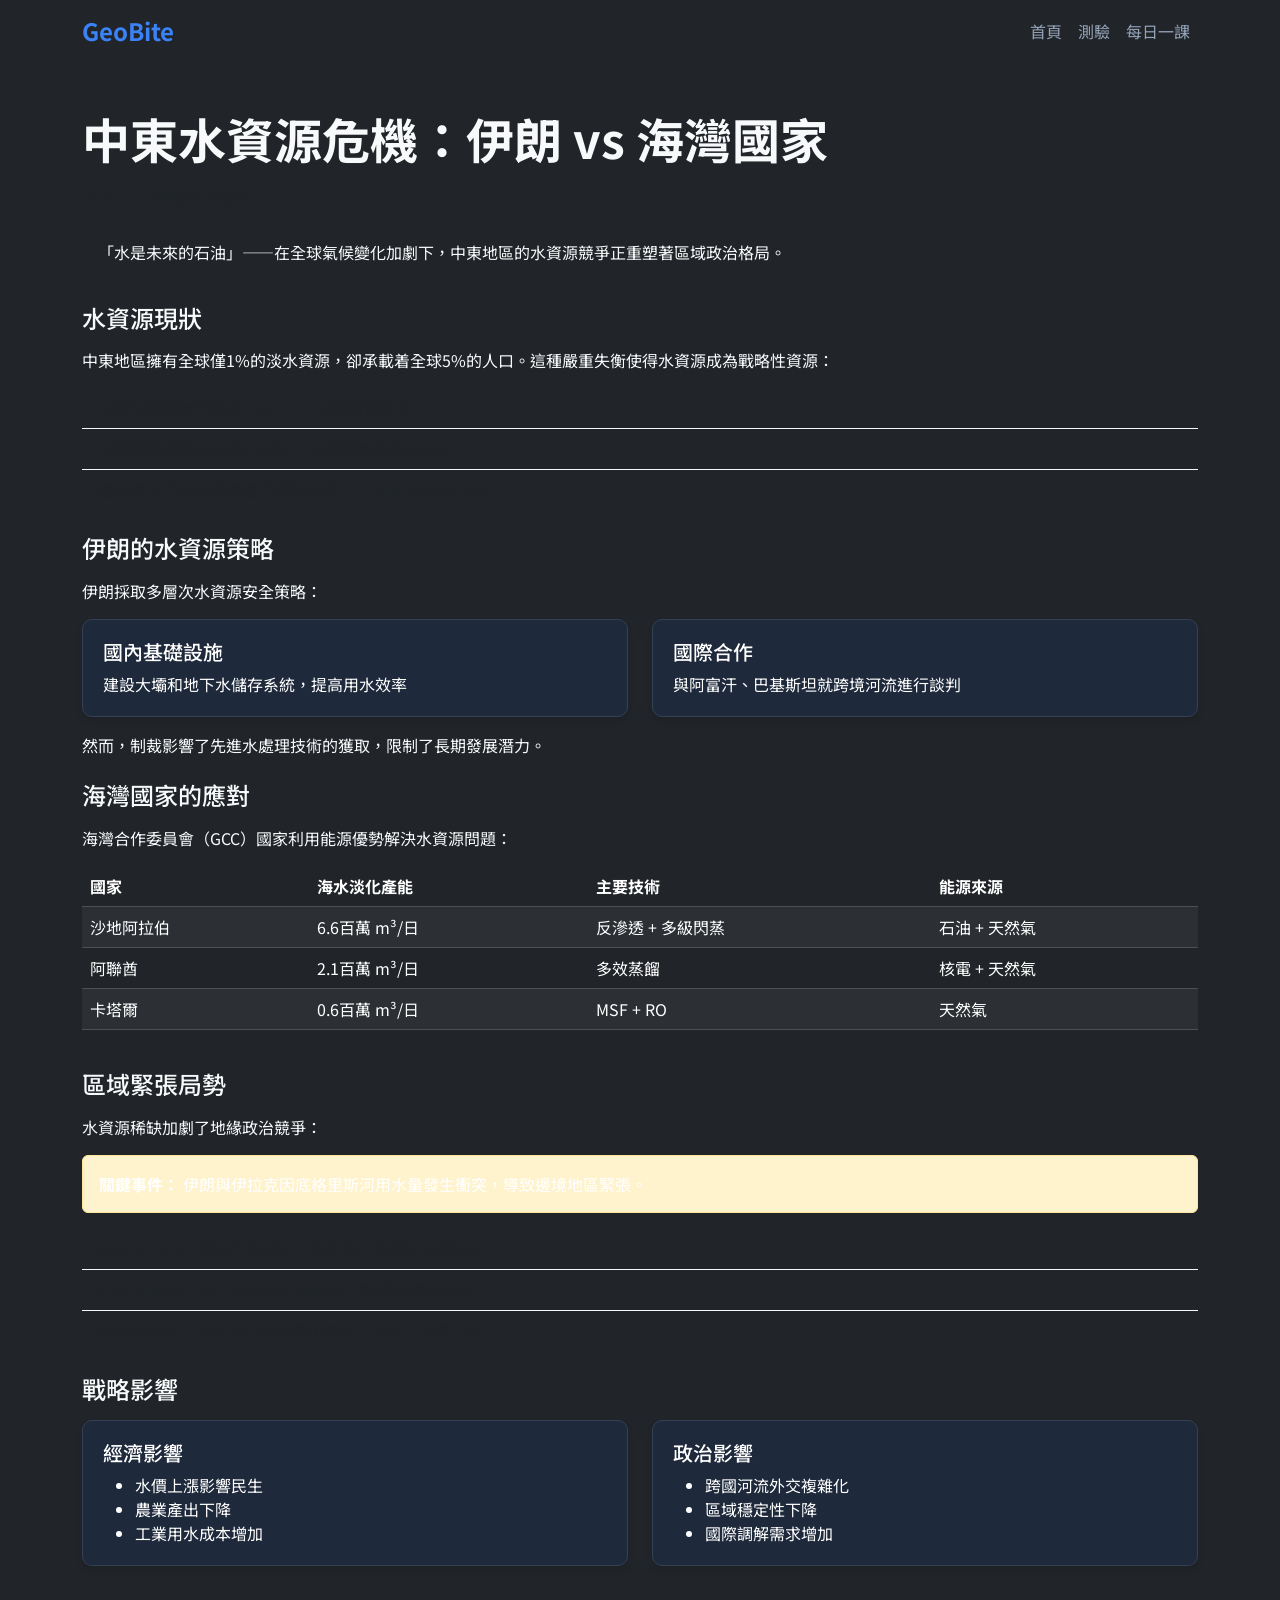
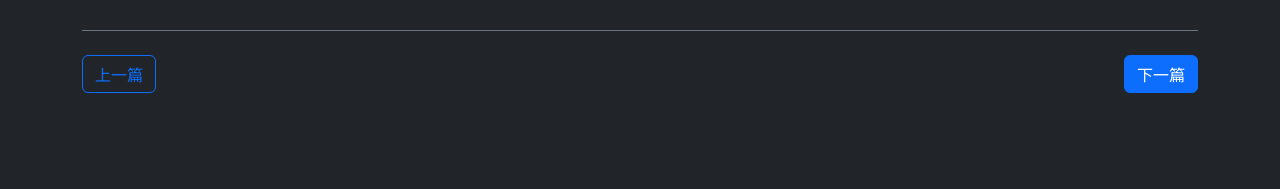
<file: geobite/daily/tuesday.html>
<!DOCTYPE html>
<html lang="zh-HK">
<head>
    <meta charset="UTF-8">
    <meta name="viewport" content="width=device-width, initial-scale=1.0">
    <title>地緣政治速遞 - 中東水資源危機 | GeoBite</title>
    <link href="https://cdn.jsdelivr.net/npm/bootstrap@5.3.0/dist/css/bootstrap.min.css" rel="stylesheet">
    <link href="https://fonts.googleapis.com/css2?family=Noto+Sans+HK:wght@300;400;500;700&display=swap" rel="stylesheet">
    <link rel="stylesheet" href="../css/style.css">
</head>
<body class="bg-dark text-light">
    <nav class="navbar navbar-expand-lg navbar-dark bg-primary-dark sticky-top">
        <div class="container">
            <a class="navbar-brand fw-bold" href="../index.html">GeoBite</a>
            <button class="navbar-toggler" type="button" data-bs-toggle="collapse" data-bs-target="#navbarNav">
                <span class="navbar-toggler-icon"></span>
            </button>
            <div class="collapse navbar-collapse" id="navbarNav">
                <ul class="navbar-nav ms-auto">
                    <li class="nav-item"><a class="nav-link" href="../index.html">首頁</a></li>
                    <li class="nav-item"><a class="nav-link" href="../quiz.html">測驗</a></li>
                    <li class="nav-item"><a class="nav-link active" href="#">每日一課</a></li>
                </ul>
            </div>
        </div>
    </nav>

    <main class="container py-5">
        <article class="mb-5">
            <header class="mb-4">
                <h1 class="display-5 fw-bold mb-3">中東水資源危機：伊朗 vs 海灣國家</h1>
                <p class="text-muted">星期二 · 地緣政治速遞</p>
                <div class="bg-primary-dark p-3 rounded mb-4">
                    <p class="mb-0">「水是未來的石油」——在全球氣候變化加劇下，中東地區的水資源競爭正重塑著區域政治格局。</p>
                </div>
            </header>

            <section class="mb-4">
                <h2 class="h4 mb-3">水資源現狀</h2>
                <p>中東地區擁有全球僅1%的淡水資源，卻承載着全球5%的人口。這種嚴重失衡使得水資源成為戰略性資源：</p>
                <ul class="list-group list-group-flush text-white">
                    <li class="list-group-item bg-transparent border-light">伊朗年降雨量平均僅250mm，面臨嚴重乾旱</li>
                    <li class="list-group-item bg-transparent border-light">海灣國家依賴海水淡化技術，能源密集型解決方案</li>
                    <li class="list-group-item bg-transparent border-light">底格里斯河與幼發拉底河源頭爭議（土耳其-敘利亞-伊拉克）</li>
                </ul>
            </section>

            <section class="mb-4">
                <h2 class="h4 mb-3">伊朗的水資源策略</h2>
                <p>伊朗採取多層次水資源安全策略：</p>
                <div class="row">
                    <div class="col-md-6">
                        <div class="card bg-secondary-dark text-white mb-3">
                            <div class="card-body">
                                <h5 class="card-title">國內基礎設施</h5>
                                <p class="card-text">建設大壩和地下水儲存系統，提高用水效率</p>
                            </div>
                        </div>
                    </div>
                    <div class="col-md-6">
                        <div class="card bg-secondary-dark text-white mb-3">
                            <div class="card-body">
                                <h5 class="card-title">國際合作</h5>
                                <p class="card-text">與阿富汗、巴基斯坦就跨境河流進行談判</p>
                            </div>
                        </div>
                    </div>
                </div>
                <p>然而，制裁影響了先進水處理技術的獲取，限制了長期發展潛力。</p>
            </section>

            <section class="mb-4">
                <h2 class="h4 mb-3">海灣國家的應對</h2>
                <p>海灣合作委員會（GCC）國家利用能源優勢解決水資源問題：</p>
                <div class="table-responsive">
                    <table class="table table-dark table-striped">
                        <thead>
                            <tr>
                                <th>國家</th>
                                <th>海水淡化產能</th>
                                <th>主要技術</th>
                                <th>能源來源</th>
                            </tr>
                        </thead>
                        <tbody>
                            <tr>
                                <td>沙地阿拉伯</td>
                                <td>6.6百萬 m³/日</td>
                                <td>反滲透 + 多級閃蒸</td>
                                <td>石油 + 天然氣</td>
                            </tr>
                            <tr>
                                <td>阿聯酋</td>
                                <td>2.1百萬 m³/日</td>
                                <td>多效蒸餾</td>
                                <td>核電 + 天然氣</td>
                            </tr>
                            <tr>
                                <td>卡塔爾</td>
                                <td>0.6百萬 m³/日</td>
                                <td>MSF + RO</td>
                                <td>天然氣</td>
                            </tr>
                        </tbody>
                    </table>
                </div>
            </section>

            <section class="mb-4">
                <h2 class="h4 mb-3">區域緊張局勢</h2>
                <p>水資源稀缺加劇了地緣政治競爭：</p>
                <div class="alert alert-warning text-white" role="alert">
                    <strong>關鍵事件：</strong> 伊朗與伊拉克因底格里斯河用水量發生衝突，導致邊境地區緊張。
                </div>
                <ul class="list-group list-group-flush text-white">
                    <li class="list-group-item bg-transparent border-light">
                        <strong>伊朗-伊拉克：</strong>底格里斯河水分配爭議，影響巴格達供水
                    </li>
                    <li class="list-group-item bg-transparent border-light">
                        <strong>伊朗-阿富汗：</strong>哈里河跨境用水糾紛，影響赫拉特地區
                    </li>
                    <li class="list-group-item bg-transparent border-light">
                        <strong>海灣國家間：</strong>海水淡化技術專利競爭，市場主導權之爭
                    </li>
                </ul>
            </section>

            <section class="mb-4">
                <h2 class="h4 mb-3">戰略影響</h2>
                <div class="row">
                    <div class="col-md-6">
                        <div class="card bg-info-dark text-white mb-3">
                            <div class="card-body">
                                <h5 class="card-title">經濟影響</h5>
                                <ul class="card-text">
                                    <li>水價上漲影響民生</li>
                                    <li>農業產出下降</li>
                                    <li>工業用水成本增加</li>
                                </ul>
                            </div>
                        </div>
                    </div>
                    <div class="col-md-6">
                        <div class="card bg-info-dark text-white mb-3">
                            <div class="card-body">
                                <h5 class="card-title">政治影響</h5>
                                <ul class="card-text">
                                    <li>跨國河流外交複雜化</li>
                                    <li>區域穩定性下降</li>
                                    <li>國際調解需求增加</li>
                                </ul>
                            </div>
                        </div>
                    </div>
                </div>
            </section>

            <footer class="mt-5 pt-4 border-top border-secondary">
                <div class="d-flex justify-content-between align-items-center">
                    <a href="monday.html" class="btn btn-outline-primary">上一篇</a>
                    <a href="wednesday.html" class="btn btn-primary">下一篇</a>
                </div>
            </footer>
        </article>
    </main>

    <script src="https://cdn.jsdelivr.net/npm/bootstrap@5.3.0/dist/js/bootstrap.bundle.min.js"></script>
</body>
</html>
</file>
<file: geobite/css/style.css>
/* GeoBite - Intelligence Briefing Theme */
/* Dark background with blue accents */

:root {
  --dark-bg: #0f172a;
  --darker-bg: #0a0f1c;
  --card-bg: #1e293b;
  --accent-blue: #3b82f6;
  --accent-blue-hover: #2563eb;
  --text-primary: #e2e8f0;
  --text-secondary: #94a3b8;
  --success: #10b981;
  --warning: #f59e0b;
  --danger: #ef4444;
  --border-color: #334155;
}

body {
  background-color: var(--dark-bg);
  color: var(--text-primary);
  font-family: 'Noto Sans HK', sans-serif;
  margin: 0;
  padding: 0;
  min-height: 100vh;
  position: relative;
  overflow-x: hidden;
}

/* Header styling */
.header {
  background-color: var(--darker-bg);
  border-bottom: 1px solid var(--border-color);
  padding: 1rem 0;
}

.navbar-brand {
  color: var(--accent-blue) !important;
  font-weight: bold;
  font-size: 1.5rem;
}

.nav-link {
  color: var(--text-secondary) !important;
  transition: color 0.3s ease;
}

.nav-link:hover {
  color: var(--accent-blue) !important;
}

/* Main content styling */
.main-content {
  min-height: calc(100vh - 120px);
  padding: 2rem 0;
}

.hero-section {
  background: linear-gradient(135deg, var(--darker-bg) 0%, var(--dark-bg) 100%);
  padding: 4rem 0;
  text-align: center;
  border-bottom: 1px solid var(--border-color);
}

.hero-title {
  font-size: 3rem;
  font-weight: bold;
  margin-bottom: 1rem;
  color: var(--text-primary);
  text-shadow: 0 2px 4px rgba(0,0,0,0.3);
}

.hero-subtitle {
  font-size: 1.25rem;
  color: var(--text-secondary);
  max-width: 700px;
  margin: 0 auto 2rem;
}

.cta-button {
  background-color: var(--accent-blue);
  color: white;
  padding: 12px 30px;
  border-radius: 30px;
  text-decoration: none;
  font-weight: bold;
  display: inline-block;
  transition: all 0.3s ease;
  border: none;
  cursor: pointer;
  font-size: 1.1rem;
}

.cta-button:hover {
  background-color: var(--accent-blue-hover);
  transform: translateY(-2px);
  box-shadow: 0 4px 12px rgba(59, 130, 246, 0.3);
  text-decoration: none;
  color: white;
}

/* Card styling */
.card {
  background-color: var(--card-bg);
  border: 1px solid var(--border-color);
  border-radius: 10px;
  box-shadow: 0 4px 6px rgba(0, 0, 0, 0.1);
  transition: transform 0.3s ease, box-shadow 0.3s ease;
  overflow: hidden;
}

.card:hover {
  transform: translateY(-5px);
  box-shadow: 0 10px 20px rgba(0, 0, 0, 0.2);
}

.card-header {
  background-color: var(--darker-bg);
  border-bottom: 1px solid var(--border-color);
  padding: 1rem 1.25rem;
  font-weight: bold;
  border-top-left-radius: 9px;
  border-top-right-radius: 9px;
}

.card-body {
  padding: 1.25rem;
}

/* Quiz styling */
.quiz-container {
  max-width: 800px;
  margin: 0 auto;
  padding: 2rem;
}

.question-card {
  margin-bottom: 2rem;
  border-left: 4px solid var(--accent-blue);
}

.answer-option {
  padding: 12px 15px;
  margin-bottom: 10px;
  background-color: var(--darker-bg);
  border: 1px solid var(--border-color);
  border-radius: 5px;
  cursor: pointer;
  transition: all 0.2s ease;
}

.answer-option:hover {
  background-color: #334155;
  border-color: var(--accent-blue);
}

.answer-option.selected {
  background-color: #1e3a8a;
  border-color: var(--accent-blue);
  color: white;
}

.result-card {
  text-align: center;
  padding: 2rem;
}

.progress {
  height: 10px;
  background-color: var(--darker-bg);
  border-radius: 5px;
  overflow: hidden;
  margin-bottom: 1rem;
}

.progress-bar {
  background-color: var(--accent-blue);
  height: 100%;
  transition: width 0.5s ease;
}

/* Footer styling */
.footer {
  background-color: var(--darker-bg);
  border-top: 1px solid var(--border-color);
  padding: 2rem 0;
  margin-top: 2rem;
}

/* Daily lessons styling */
.daily-grid {
  display: grid;
  grid-template-columns: repeat(auto-fill, minmax(300px, 1fr));
  gap: 1.5rem;
  margin-top: 2rem;
}

.lesson-card {
  height: 100%;
  display: flex;
  flex-direction: column;
}

.lesson-card .card-body {
  flex-grow: 1;
  display: flex;
  flex-direction: column;
}

.lesson-date {
  color: var(--accent-blue);
  font-weight: bold;
  margin-bottom: 0.5rem;
}

.lesson-title {
  font-size: 1.25rem;
  margin-bottom: 0.75rem;
  color: var(--text-primary);
}

.lesson-excerpt {
  color: var(--text-secondary);
  flex-grow: 1;
}

.lesson-link {
  display: inline-block;
  margin-top: 1rem;
  color: var(--accent-blue);
  text-decoration: none;
  font-weight: bold;
}

.lesson-link:hover {
  color: var(--accent-blue-hover);
  text-decoration: underline;
}

/* Responsive design */
@media (max-width: 768px) {
  .hero-title {
    font-size: 2.2rem;
  }
  
  .hero-subtitle {
    font-size: 1rem;
  }
  
  .daily-grid {
    grid-template-columns: 1fr;
  }
  
  .main-content {
    padding: 1rem 0;
  }
}

/* Animation for interactive elements */
@keyframes pulse {
  0% { box-shadow: 0 0 0 0 rgba(59, 130, 246, 0.4); }
  70% { box-shadow: 0 0 0 10px rgba(59, 130, 246, 0); }
  100% { box-shadow: 0 0 0 0 rgba(59, 130, 246, 0); }
}

.pulse {
  animation: pulse 2s infinite;
}

/* Special styling for quiz results */
.result-score {
  font-size: 3rem;
  font-weight: bold;
  color: var(--accent-blue);
  margin: 1rem 0;
}

.result-message {
  font-size: 1.5rem;
  margin-bottom: 2rem;
}

.share-buttons {
  display: flex;
  justify-content: center;
  gap: 1rem;
  margin-top: 2rem;
}

.share-btn {
  padding: 8px 16px;
  border-radius: 5px;
  color: white;
  text-decoration: none;
  font-weight: bold;
  transition: all 0.3s ease;
}

.share-btn:hover {
  opacity: 0.9;
  transform: translateY(-2px);
}

.btn-facebook {
  background-color: #3b5998;
}

.btn-twitter {
  background-color: #1da1f2;
}

.btn-whatsapp {
  background-color: #25d366;
}

/* Back to home button */
.back-home {
  display: inline-block;
  margin-bottom: 1.5rem;
  color: var(--accent-blue);
  text-decoration: none;
  font-weight: bold;
}

.back-home:hover {
  color: var(--accent-blue-hover);
  text-decoration: underline;
}
</file>
<file: projects/gameworld/geobite/css/style.css>
/* GeoBite - Intelligence Briefing Theme */
/* Dark background with blue accents */

:root {
  --dark-bg: #0f172a;
  --darker-bg: #0a0f1c;
  --card-bg: #1e293b;
  --accent-blue: #3b82f6;
  --accent-blue-hover: #2563eb;
  --text-primary: #e2e8f0;
  --text-secondary: #94a3b8;
  --success: #10b981;
  --warning: #f59e0b;
  --danger: #ef4444;
  --border-color: #334155;
}

body {
  background-color: var(--dark-bg);
  color: var(--text-primary);
  font-family: 'Noto Sans HK', sans-serif;
  margin: 0;
  padding: 0;
  min-height: 100vh;
  position: relative;
  overflow-x: hidden;
}

/* Header styling */
.header {
  background-color: var(--darker-bg);
  border-bottom: 1px solid var(--border-color);
  padding: 1rem 0;
}

.navbar-brand {
  color: var(--accent-blue) !important;
  font-weight: bold;
  font-size: 1.5rem;
}

.nav-link {
  color: var(--text-secondary) !important;
  transition: color 0.3s ease;
}

.nav-link:hover {
  color: var(--accent-blue) !important;
}

/* Main content styling */
.main-content {
  min-height: calc(100vh - 120px);
  padding: 2rem 0;
}

.hero-section {
  background: linear-gradient(135deg, var(--darker-bg) 0%, var(--dark-bg) 100%);
  padding: 4rem 0;
  text-align: center;
  border-bottom: 1px solid var(--border-color);
}

.hero-title {
  font-size: 3rem;
  font-weight: bold;
  margin-bottom: 1rem;
  color: var(--text-primary);
  text-shadow: 0 2px 4px rgba(0,0,0,0.3);
}

.hero-subtitle {
  font-size: 1.25rem;
  color: var(--text-secondary);
  max-width: 700px;
  margin: 0 auto 2rem;
}

.cta-button {
  background-color: var(--accent-blue);
  color: white;
  padding: 12px 30px;
  border-radius: 30px;
  text-decoration: none;
  font-weight: bold;
  display: inline-block;
  transition: all 0.3s ease;
  border: none;
  cursor: pointer;
  font-size: 1.1rem;
}

.cta-button:hover {
  background-color: var(--accent-blue-hover);
  transform: translateY(-2px);
  box-shadow: 0 4px 12px rgba(59, 130, 246, 0.3);
  text-decoration: none;
  color: white;
}

/* Card styling */
.card {
  background-color: var(--card-bg);
  border: 1px solid var(--border-color);
  border-radius: 10px;
  box-shadow: 0 4px 6px rgba(0, 0, 0, 0.1);
  transition: transform 0.3s ease, box-shadow 0.3s ease;
  overflow: hidden;
}

.card:hover {
  transform: translateY(-5px);
  box-shadow: 0 10px 20px rgba(0, 0, 0, 0.2);
}

.card-header {
  background-color: var(--darker-bg);
  border-bottom: 1px solid var(--border-color);
  padding: 1rem 1.25rem;
  font-weight: bold;
  border-top-left-radius: 9px;
  border-top-right-radius: 9px;
}

.card-body {
  padding: 1.25rem;
}

/* Quiz styling */
.quiz-container {
  max-width: 800px;
  margin: 0 auto;
  padding: 2rem;
}

.question-card {
  margin-bottom: 2rem;
  border-left: 4px solid var(--accent-blue);
}

.answer-option {
  padding: 12px 15px;
  margin-bottom: 10px;
  background-color: var(--darker-bg);
  border: 1px solid var(--border-color);
  border-radius: 5px;
  cursor: pointer;
  transition: all 0.2s ease;
}

.answer-option:hover {
  background-color: #334155;
  border-color: var(--accent-blue);
}

.answer-option.selected {
  background-color: #1e3a8a;
  border-color: var(--accent-blue);
  color: white;
}

.result-card {
  text-align: center;
  padding: 2rem;
}

.progress {
  height: 10px;
  background-color: var(--darker-bg);
  border-radius: 5px;
  overflow: hidden;
  margin-bottom: 1rem;
}

.progress-bar {
  background-color: var(--accent-blue);
  height: 100%;
  transition: width 0.5s ease;
}

/* Footer styling */
.footer {
  background-color: var(--darker-bg);
  border-top: 1px solid var(--border-color);
  padding: 2rem 0;
  margin-top: 2rem;
}

/* Daily lessons styling */
.daily-grid {
  display: grid;
  grid-template-columns: repeat(auto-fill, minmax(300px, 1fr));
  gap: 1.5rem;
  margin-top: 2rem;
}

.lesson-card {
  height: 100%;
  display: flex;
  flex-direction: column;
}

.lesson-card .card-body {
  flex-grow: 1;
  display: flex;
  flex-direction: column;
}

.lesson-date {
  color: var(--accent-blue);
  font-weight: bold;
  margin-bottom: 0.5rem;
}

.lesson-title {
  font-size: 1.25rem;
  margin-bottom: 0.75rem;
  color: var(--text-primary);
}

.lesson-excerpt {
  color: var(--text-secondary);
  flex-grow: 1;
}

.lesson-link {
  display: inline-block;
  margin-top: 1rem;
  color: var(--accent-blue);
  text-decoration: none;
  font-weight: bold;
}

.lesson-link:hover {
  color: var(--accent-blue-hover);
  text-decoration: underline;
}

/* Responsive design */
@media (max-width: 768px) {
  .hero-title {
    font-size: 2.2rem;
  }
  
  .hero-subtitle {
    font-size: 1rem;
  }
  
  .daily-grid {
    grid-template-columns: 1fr;
  }
  
  .main-content {
    padding: 1rem 0;
  }
}

/* Animation for interactive elements */
@keyframes pulse {
  0% { box-shadow: 0 0 0 0 rgba(59, 130, 246, 0.4); }
  70% { box-shadow: 0 0 0 10px rgba(59, 130, 246, 0); }
  100% { box-shadow: 0 0 0 0 rgba(59, 130, 246, 0); }
}

.pulse {
  animation: pulse 2s infinite;
}

/* Special styling for quiz results */
.result-score {
  font-size: 3rem;
  font-weight: bold;
  color: var(--accent-blue);
  margin: 1rem 0;
}

.result-message {
  font-size: 1.5rem;
  margin-bottom: 2rem;
}

.share-buttons {
  display: flex;
  justify-content: center;
  gap: 1rem;
  margin-top: 2rem;
}

.share-btn {
  padding: 8px 16px;
  border-radius: 5px;
  color: white;
  text-decoration: none;
  font-weight: bold;
  transition: all 0.3s ease;
}

.share-btn:hover {
  opacity: 0.9;
  transform: translateY(-2px);
}

.btn-facebook {
  background-color: #3b5998;
}

.btn-twitter {
  background-color: #1da1f2;
}

.btn-whatsapp {
  background-color: #25d366;
}

/* Back to home button */
.back-home {
  display: inline-block;
  margin-bottom: 1.5rem;
  color: var(--accent-blue);
  text-decoration: none;
  font-weight: bold;
}

.back-home:hover {
  color: var(--accent-blue-hover);
  text-decoration: underline;
}
</file>
